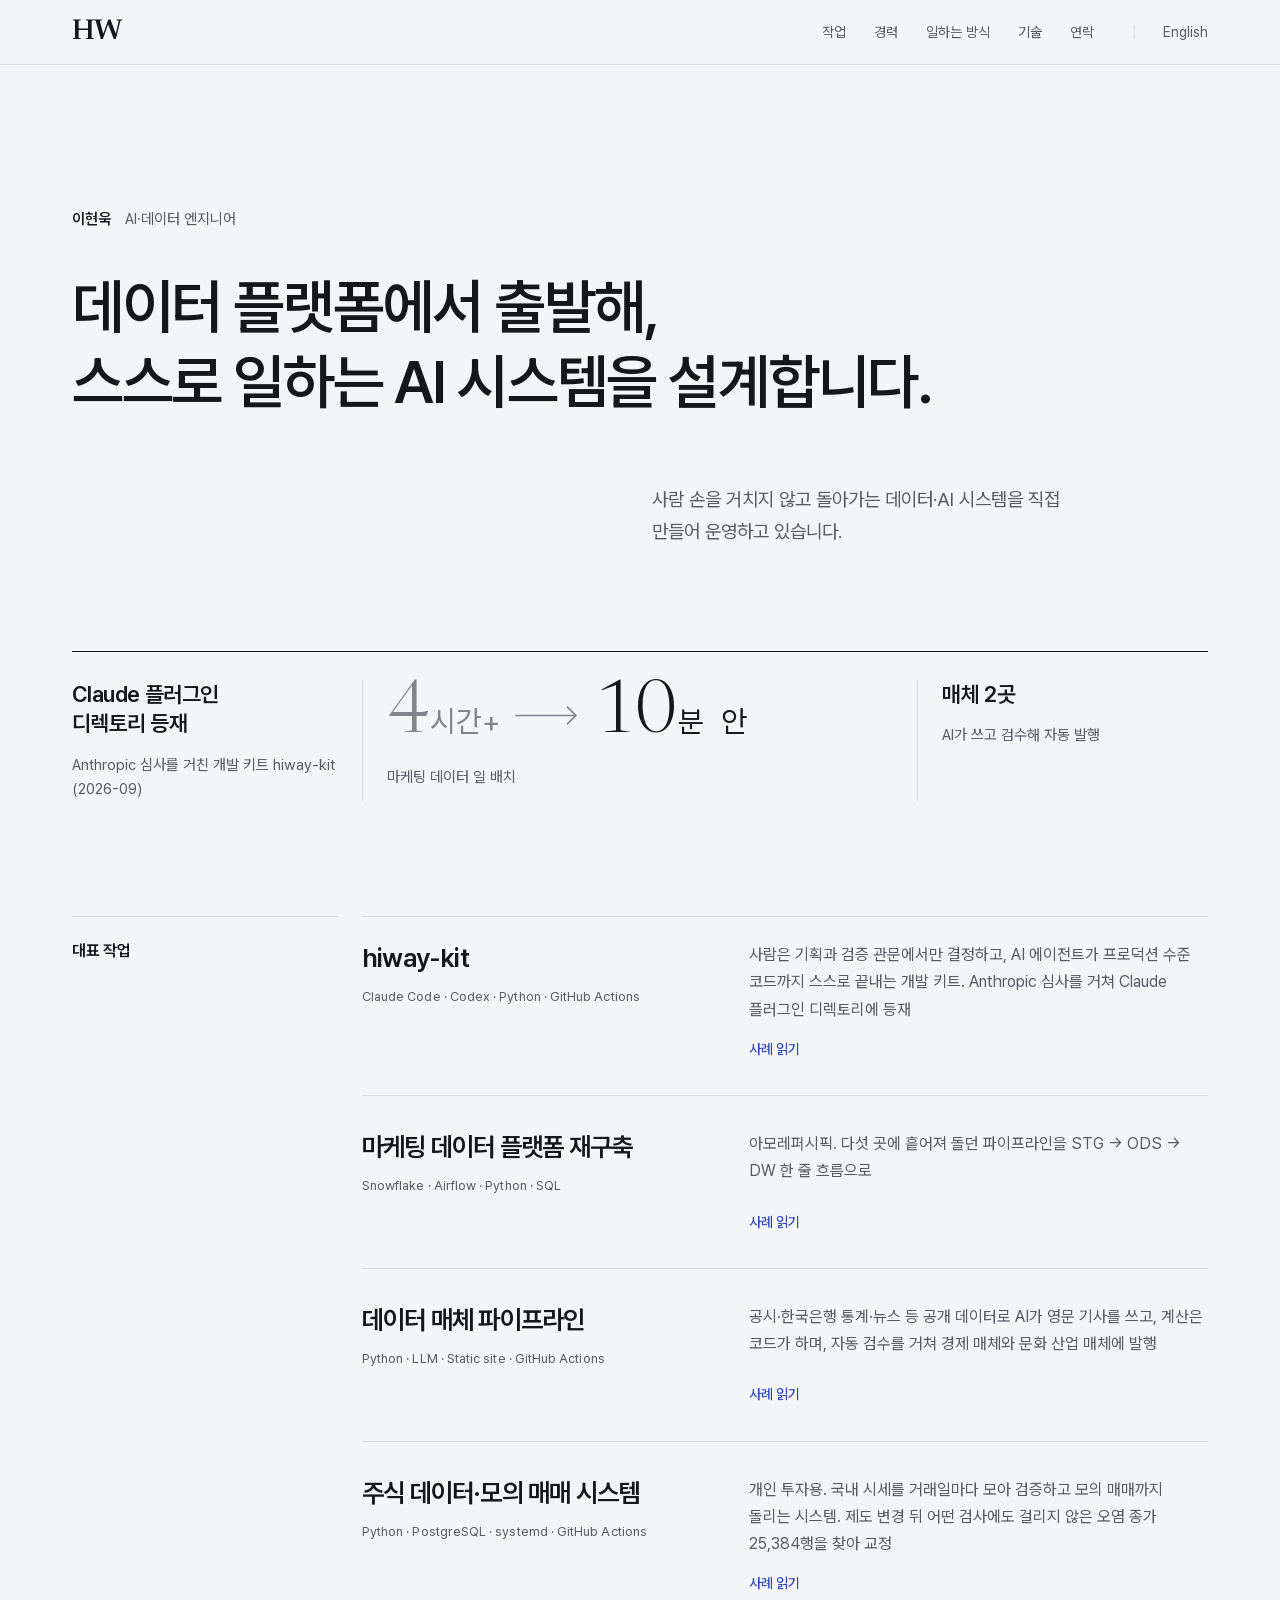
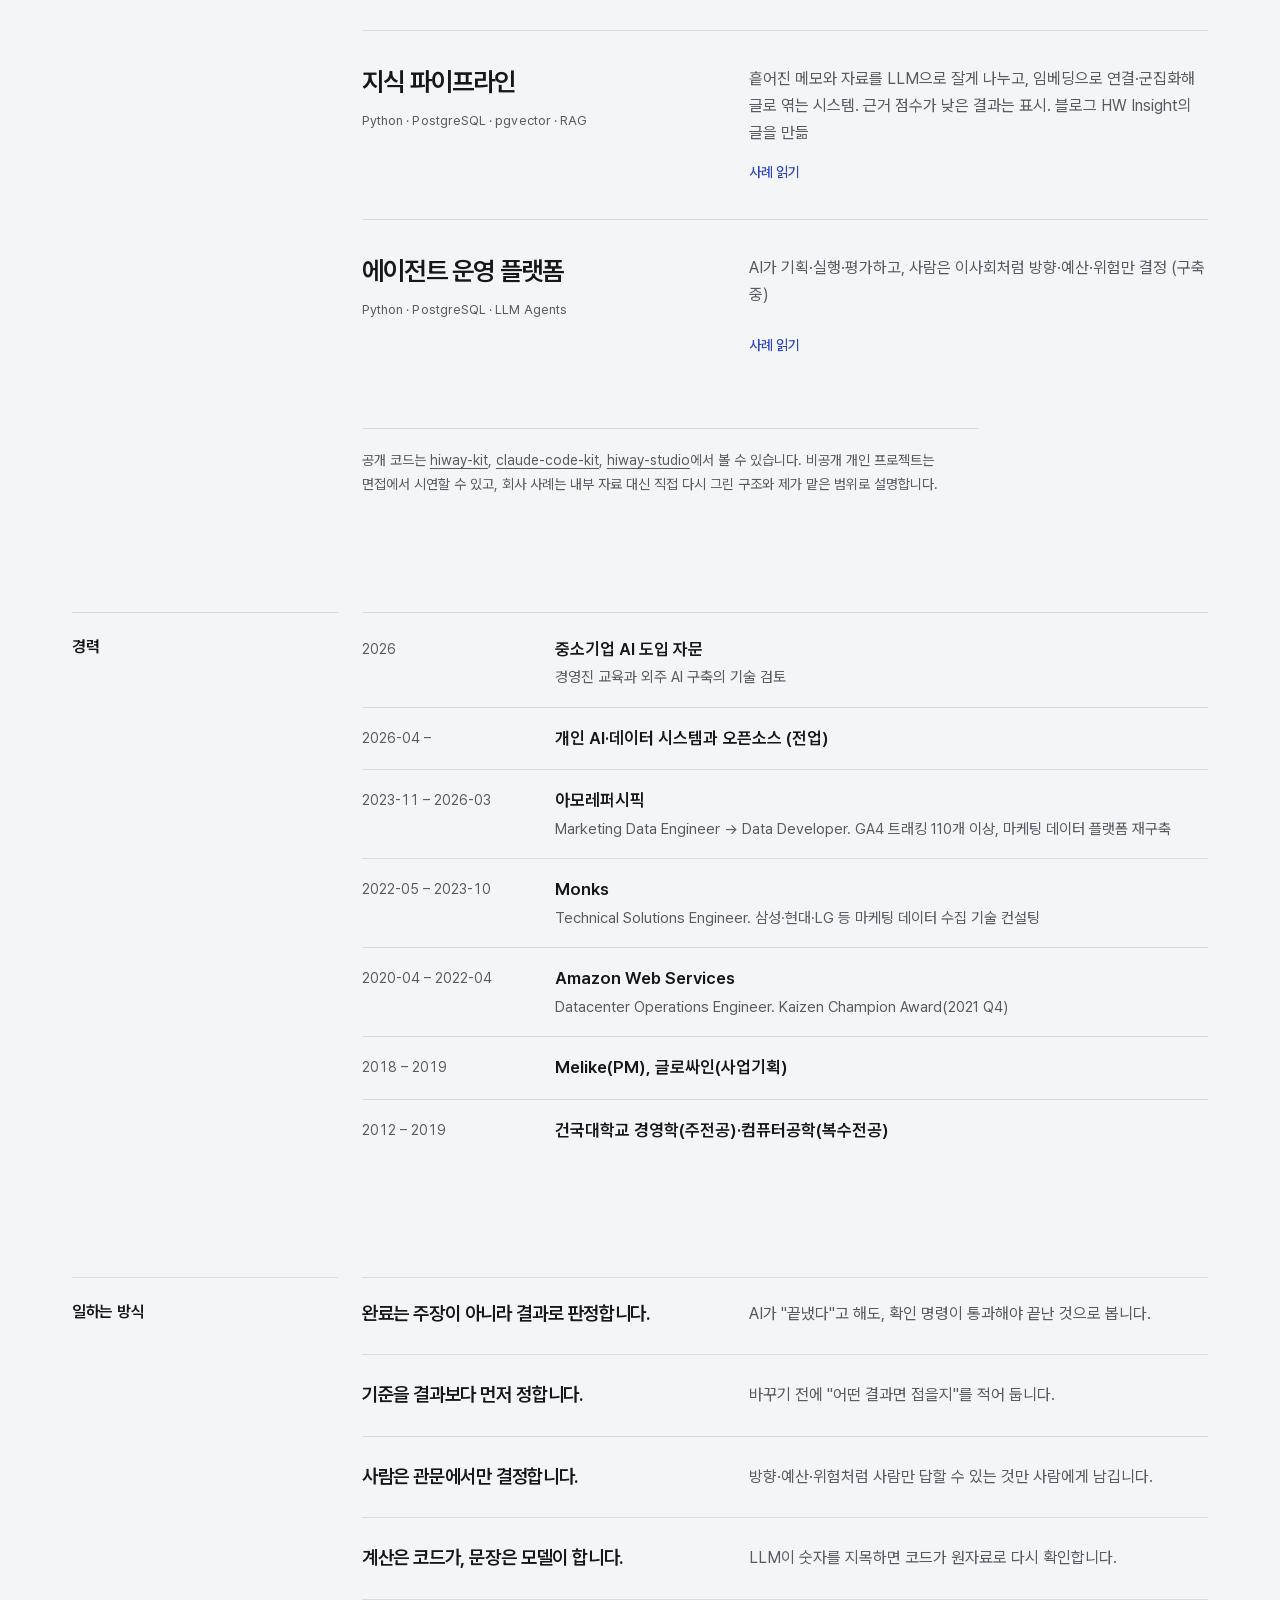
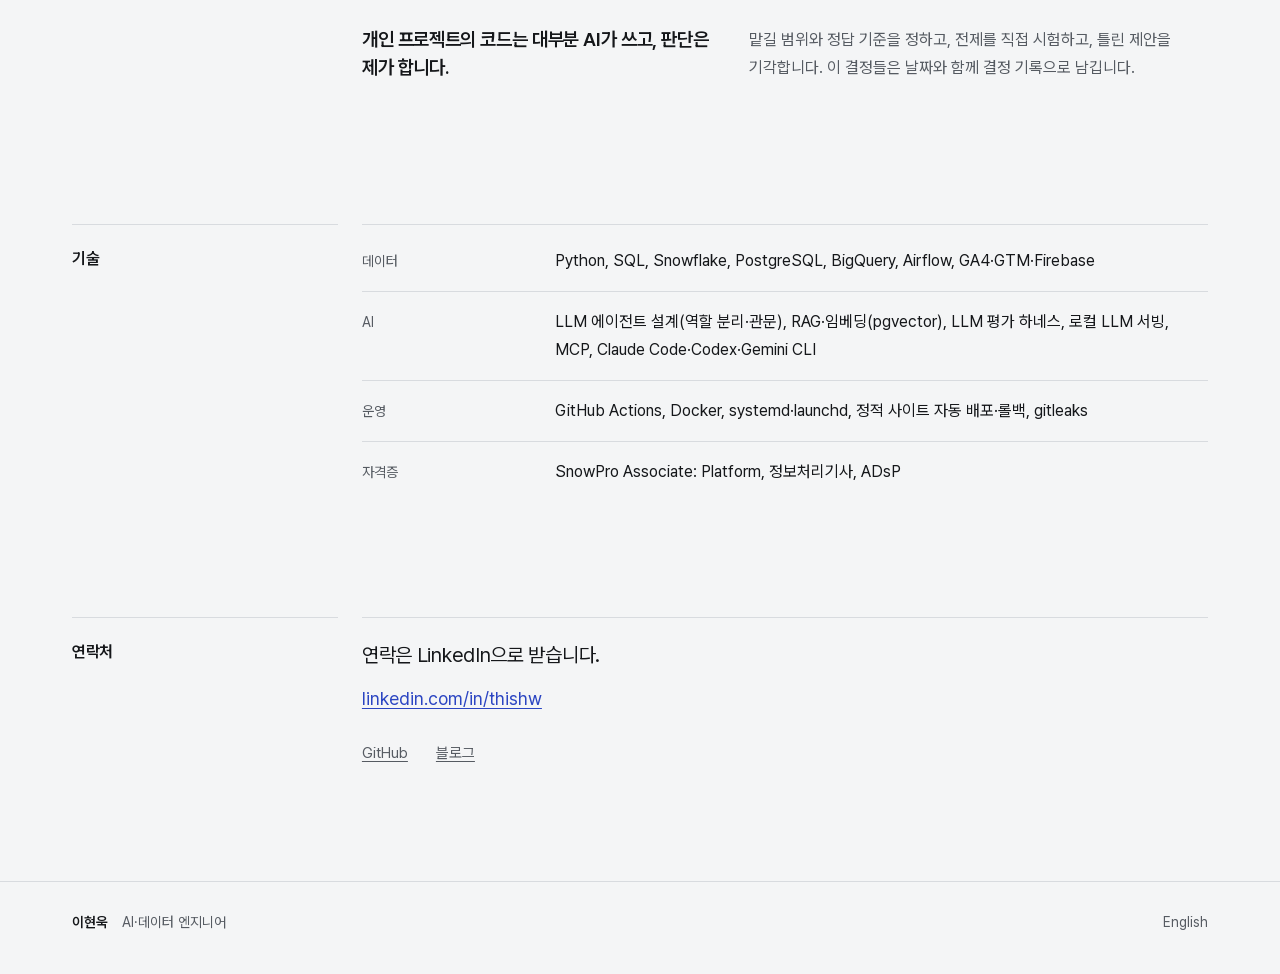
<file: index.html>
<!DOCTYPE html>
<html lang="ko">
<head>
<meta charset="utf-8">
<meta name="viewport" content="width=device-width, initial-scale=1">
<title>이현욱 | AI·데이터 엔지니어</title>
<meta name="description" content="데이터 플랫폼에서 출발해, 스스로 일하는 AI 시스템을 설계합니다. 사람 손을 거치지 않고 돌아가는 데이터·AI 시스템을 직접 만들어 운영하고 있습니다.">
<meta name="color-scheme" content="light dark">
<meta name="theme-color" content="#f4f5f6" media="(prefers-color-scheme: light)">
<meta name="theme-color" content="#111315" media="(prefers-color-scheme: dark)">
<meta property="og:type" content="website">
<meta property="og:title" content="이현욱 | AI·데이터 엔지니어">
<meta property="og:description" content="데이터 플랫폼에서 출발해, 스스로 일하는 AI 시스템을 설계합니다. 사람 손을 거치지 않고 돌아가는 데이터·AI 시스템을 직접 만들어 운영하고 있습니다.">
<meta property="og:url" content="https://this-hw.github.io/">
<meta property="og:image" content="https://this-hw.github.io/og.png">
<meta property="og:image:width" content="1200">
<meta property="og:image:height" content="630">
<meta property="og:locale" content="ko_KR">
<meta name="twitter:card" content="summary_large_image">
<link rel="canonical" href="https://this-hw.github.io/">
<link rel="alternate" hreflang="ko" href="https://this-hw.github.io/">
<link rel="alternate" hreflang="en" href="https://this-hw.github.io/en/">
<link rel="alternate" hreflang="x-default" href="https://this-hw.github.io/">
<link rel="preload" href="assets/fonts/hwsans-var.woff2" as="font" type="font/woff2" crossorigin>
<link rel="preload" href="assets/fonts/newsreader-var.woff2" as="font" type="font/woff2" crossorigin>
<link rel="stylesheet" href="assets/css/site.css">
<script src="assets/js/site.js" defer></script>
</head>
<body class="p-home">
<a class="skip" href="#main">본문으로 건너뛰기</a>
<header class="mast">
  <div class="wrap mast-in">
    <a class="mast-name" href="./" aria-label="이현욱 — 홈">HW</a>
    <nav class="mast-nav" aria-label="대표 작업"><ul><li><a href="#work">작업</a></li><li><a href="#career">경력</a></li><li><a href="#principles">일하는 방식</a></li><li><a href="#stack">기술</a></li><li><a href="#contact">연락</a></li></ul></nav>
    <a class="lang" href="en/" hreflang="en" lang="en" aria-label="영어로 보기">English</a>
  </div>
</header>
<main id="main">

<section class="hero wrap">
  <p class="hero-id"><span class="hero-name">이현욱</span><span class="hero-role">AI·데이터 엔지니어</span></p>
  <h1 class="hero-h"><span class="ln">데이터 플랫폼에서 출발해,</span> <span class="ln">스스로 일하는 AI 시스템을 설계합니다.</span></h1>
  <p class="hero-sub">사람 손을 거치지 않고 돌아가는 데이터·AI 시스템을 직접 만들어 운영하고 있습니다.</p>
</section>
<section class="metrics wrap" aria-label="대표 작업">
  <ul class="m-list"><li class="m m-1"><p class="m-lead">Claude 플러그인 디렉토리 등재</p><p class="m-rest">Anthropic 심사를 거친 개발 키트 <span class="nw">hiway-kit</span> (<span class="nw">2026-09</span>)</p></li><li class="m m-2"><p class="m-fig"><span class="fig-b">4<span class="u">시간+</span></span><span class="fig-arrow" aria-hidden="true"></span><span class="vh">→</span><span class="fig-a">10<span class="u">분</span> <span class="u">안</span></span></p><p class="m-rest">마케팅 데이터 일 배치</p></li><li class="m m-3"><p class="m-lead">매체 2곳</p><p class="m-rest">AI가 쓰고 검수해 자동 발행</p></li></ul>
</section>
<section class="sec wrap" id="work" data-reveal>
  <h2 class="sec-h">대표 작업</h2>
  <div class="sec-b">
    <ul class="cases"><li><a class="case" href="work/hiway-kit/"><div class="case-h"><h3 class="case-t">hiway-kit</h3><p class="tags" lang="en">Claude Code · Codex · Python · GitHub Actions</p></div><p class="case-l">사람은 기획과 검증 관문에서만 결정하고, AI 에이전트가 프로덕션 수준 코드까지 스스로 끝내는 개발 키트. Anthropic 심사를 거쳐 Claude 플러그인 디렉토리에 등재</p><span class="case-more">사례 읽기</span></a></li><li><a class="case" href="work/mdp/"><div class="case-h"><h3 class="case-t">마케팅 데이터 플랫폼 재구축</h3><p class="tags" lang="en">Snowflake · Airflow · Python · SQL</p></div><p class="case-l">아모레퍼시픽. 다섯 곳에 흩어져 돌던 파이프라인을 STG → ODS → DW 한 줄 흐름으로</p><span class="case-more">사례 읽기</span></a></li><li><a class="case" href="work/syndicator/"><div class="case-h"><h3 class="case-t">데이터 매체 파이프라인</h3><p class="tags" lang="en">Python · LLM · Static site · GitHub Actions</p></div><p class="case-l">공시·한국은행 통계·뉴스 등 공개 데이터로 AI가 영문 기사를 쓰고, 계산은 코드가 하며, 자동 검수를 거쳐 경제 매체와 문화 산업 매체에 발행</p><span class="case-more">사례 읽기</span></a></li><li><a class="case" href="work/market-data/"><div class="case-h"><h3 class="case-t">주식 데이터·모의 매매 시스템</h3><p class="tags" lang="en">Python · PostgreSQL · systemd · GitHub Actions</p></div><p class="case-l">개인 투자용. 국내 시세를 거래일마다 모아 검증하고 모의 매매까지 돌리는 시스템. 제도 변경 뒤 어떤 검사에도 걸리지 않은 오염 종가 25,384행을 찾아 교정</p><span class="case-more">사례 읽기</span></a></li><li><a class="case" href="work/knowledge-pipeline/"><div class="case-h"><h3 class="case-t">지식 파이프라인</h3><p class="tags" lang="en">Python · PostgreSQL · pgvector · RAG</p></div><p class="case-l">흩어진 메모와 자료를 LLM으로 잘게 나누고, 임베딩으로 연결·군집화해 글로 엮는 시스템. 근거 점수가 낮은 결과는 표시. 블로그 HW Insight의 글을 만듦</p><span class="case-more">사례 읽기</span></a></li><li><a class="case" href="work/olympus/"><div class="case-h"><h3 class="case-t">에이전트 운영 플랫폼</h3><p class="tags" lang="en">Python · PostgreSQL · LLM Agents</p></div><p class="case-l">AI가 기획·실행·평가하고, 사람은 이사회처럼 방향·예산·위험만 결정 (구축 중)</p><span class="case-more">사례 읽기</span></a></li></ul>
    <p class="note">공개 코드는 <a href="https://github.com/This-HW/hiway-kit"><span class="nw">hiway-kit</span></a>, <a href="https://github.com/This-HW/claude-code-kit"><span class="nw">claude-code-kit</span></a>, <a href="https://github.com/This-HW/hiway-studio"><span class="nw">hiway-studio</span></a>에서 볼 수 있습니다. 비공개 개인 프로젝트는 면접에서 시연할 수 있고, 회사 사례는 내부 자료 대신 직접 다시 그린 구조와 제가 맡은 범위로 설명합니다.</p>
  </div>
</section>
<section class="sec wrap" id="career" data-reveal>
  <h2 class="sec-h">경력</h2>
  <div class="sec-b"><dl class="career"><div class="cr"><dt>2026</dt><dd><strong>중소기업 AI 도입 자문</strong><span>경영진 교육과 외주 AI 구축의 기술 검토</span></dd></div><div class="cr"><dt>2026-04 –</dt><dd><strong>개인 AI·데이터 시스템과 오픈소스 (전업)</strong></dd></div><div class="cr"><dt>2023-11 – 2026-03</dt><dd><strong>아모레퍼시픽</strong><span>Marketing Data Engineer → Data Developer. GA4 트래킹 110개 이상, 마케팅 데이터 플랫폼 재구축</span></dd></div><div class="cr"><dt>2022-05 – 2023-10</dt><dd><strong>Monks</strong><span>Technical Solutions Engineer. 삼성·현대·LG 등 마케팅 데이터 수집 기술 컨설팅</span></dd></div><div class="cr"><dt>2020-04 – 2022-04</dt><dd><strong>Amazon Web Services</strong><span>Datacenter Operations Engineer. Kaizen Champion Award(2021 Q4)</span></dd></div><div class="cr"><dt>2018 – 2019</dt><dd><strong>Melike(PM), 글로싸인(사업기획)</strong></dd></div><div class="cr"><dt>2012 – 2019</dt><dd><strong>건국대학교 경영학(주전공)·컴퓨터공학(복수전공)</strong></dd></div></dl></div>
</section>
<section class="sec wrap" id="principles" data-reveal>
  <h2 class="sec-h">일하는 방식</h2>
  <div class="sec-b"><ul class="principles"><li><p class="pr-lead">완료는 주장이 아니라 결과로 판정합니다.</p><p class="pr-body">AI가 &quot;끝냈다&quot;고 해도, 확인 명령이 통과해야 끝난 것으로 봅니다.</p></li><li><p class="pr-lead">기준을 결과보다 먼저 정합니다.</p><p class="pr-body">바꾸기 전에 &quot;어떤 결과면 접을지&quot;를 적어 둡니다.</p></li><li><p class="pr-lead">사람은 관문에서만 결정합니다.</p><p class="pr-body">방향·예산·위험처럼 사람만 답할 수 있는 것만 사람에게 남깁니다.</p></li><li><p class="pr-lead">계산은 코드가, 문장은 모델이 합니다.</p><p class="pr-body">LLM이 숫자를 지목하면 코드가 원자료로 다시 확인합니다.</p></li><li><p class="pr-lead">개인 프로젝트의 코드는 대부분 AI가 쓰고, 판단은 제가 합니다.</p><p class="pr-body">맡길 범위와 정답 기준을 정하고, 전제를 직접 시험하고, 틀린 제안을 기각합니다. 이 결정들은 날짜와 함께 결정 기록으로 남깁니다.</p></li></ul></div>
</section>
<section class="sec wrap" id="stack" data-reveal>
  <h2 class="sec-h">기술</h2>
  <div class="sec-b"><dl class="stack"><div class="st"><dt>데이터</dt><dd>Python, SQL, Snowflake, PostgreSQL, BigQuery, Airflow, GA4·GTM·Firebase</dd></div><div class="st"><dt>AI</dt><dd>LLM 에이전트 설계(역할 분리·관문), RAG·임베딩(pgvector), LLM 평가 하네스, 로컬 LLM 서빙, MCP, Claude Code·Codex·Gemini CLI</dd></div><div class="st"><dt>운영</dt><dd>GitHub Actions, Docker, systemd·launchd, 정적 사이트 자동 배포·롤백, gitleaks</dd></div><div class="st"><dt>자격증</dt><dd>SnowPro Associate: Platform, 정보처리기사, ADsP</dd></div></dl></div>
</section>
<section class="sec wrap" id="contact" data-reveal>
  <h2 class="sec-h">연락처</h2>
  <div class="sec-b">
    <p class="contact-line">연락은 LinkedIn으로 받습니다.</p>
    <p class="contact-main"><a href="https://www.linkedin.com/in/thishw">linkedin.com/in/thishw</a></p>
    <ul class="contact-more">
      <li><a href="https://github.com/This-HW">GitHub</a></li>
      <li><a href="https://insight.thishw.com">블로그</a></li>
    </ul>
  </div>
</section>

</main>
<footer class="foot">
  <div class="wrap foot-in">
    <p class="foot-name">이현욱<span>AI·데이터 엔지니어</span></p>
    <a class="lang" href="en/" hreflang="en" lang="en" aria-label="영어로 보기">English</a>
  </div>
</footer>
</body>
</html>
</file>
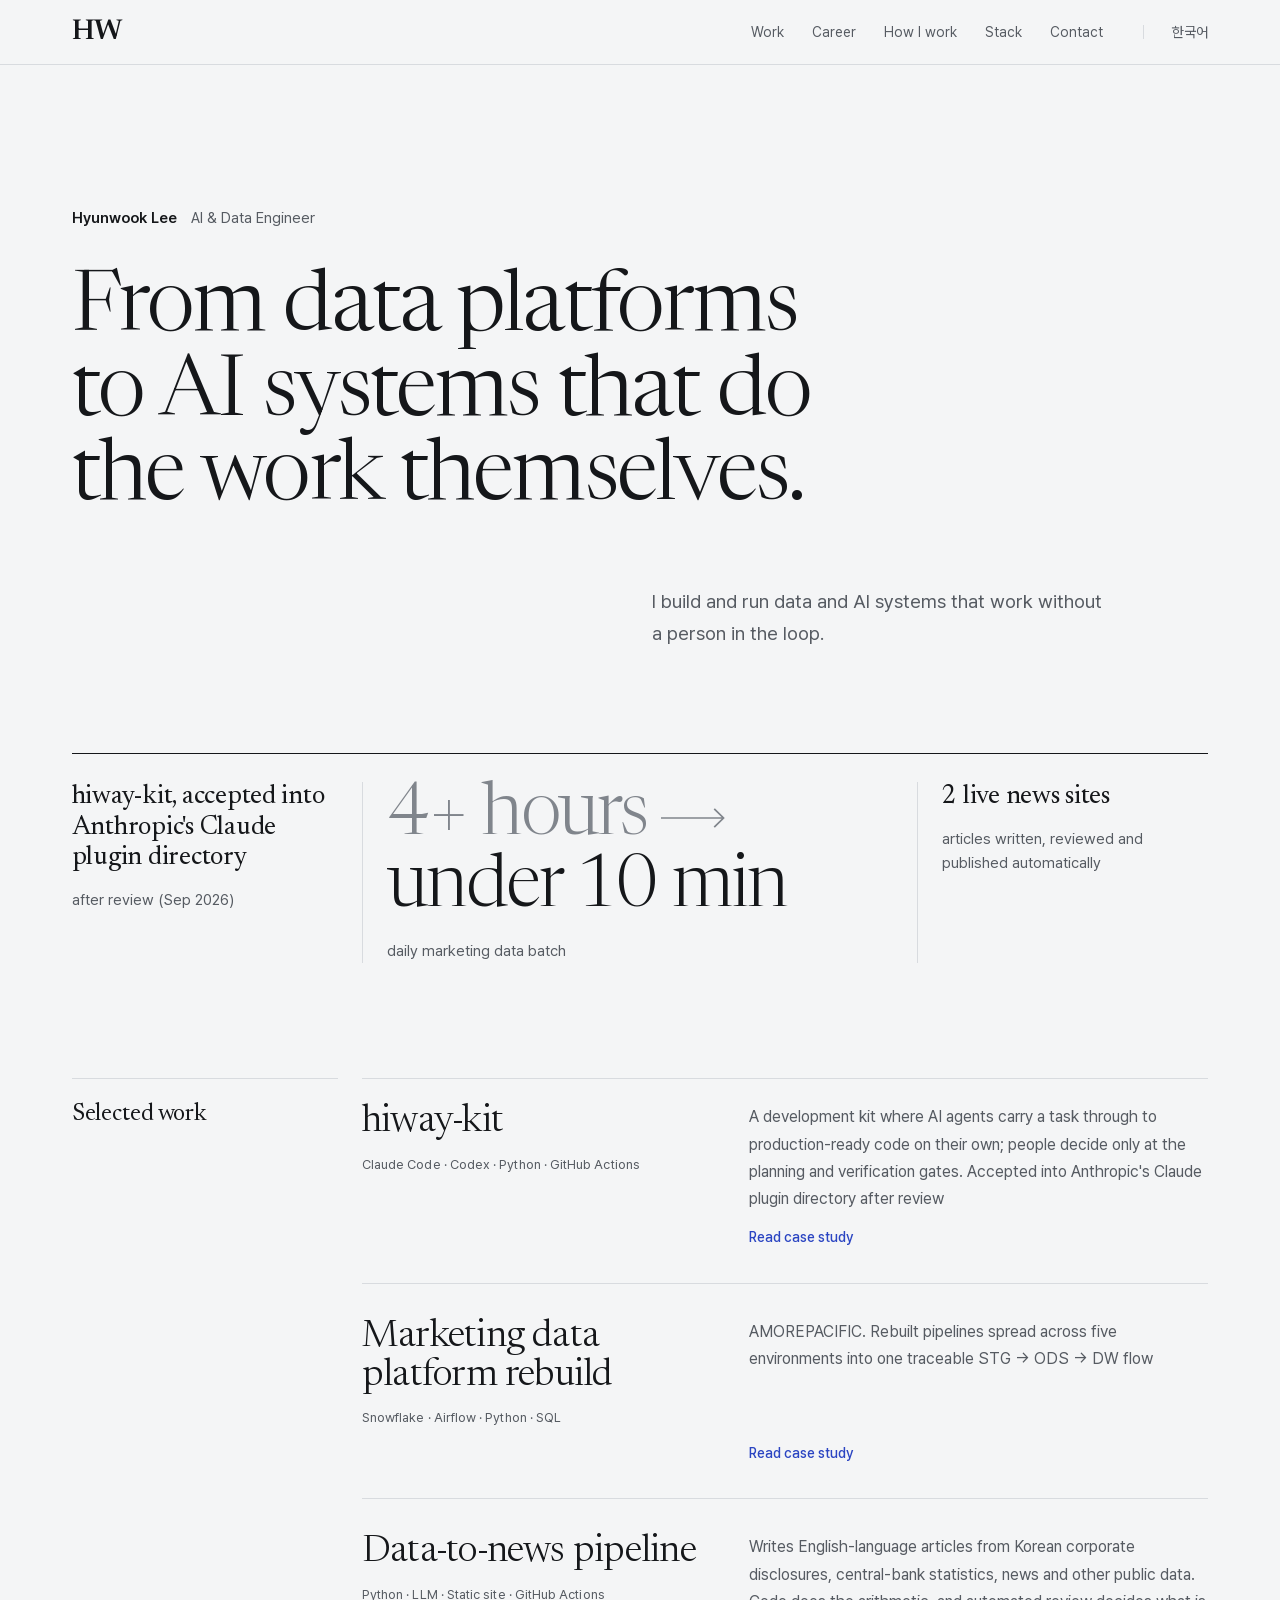
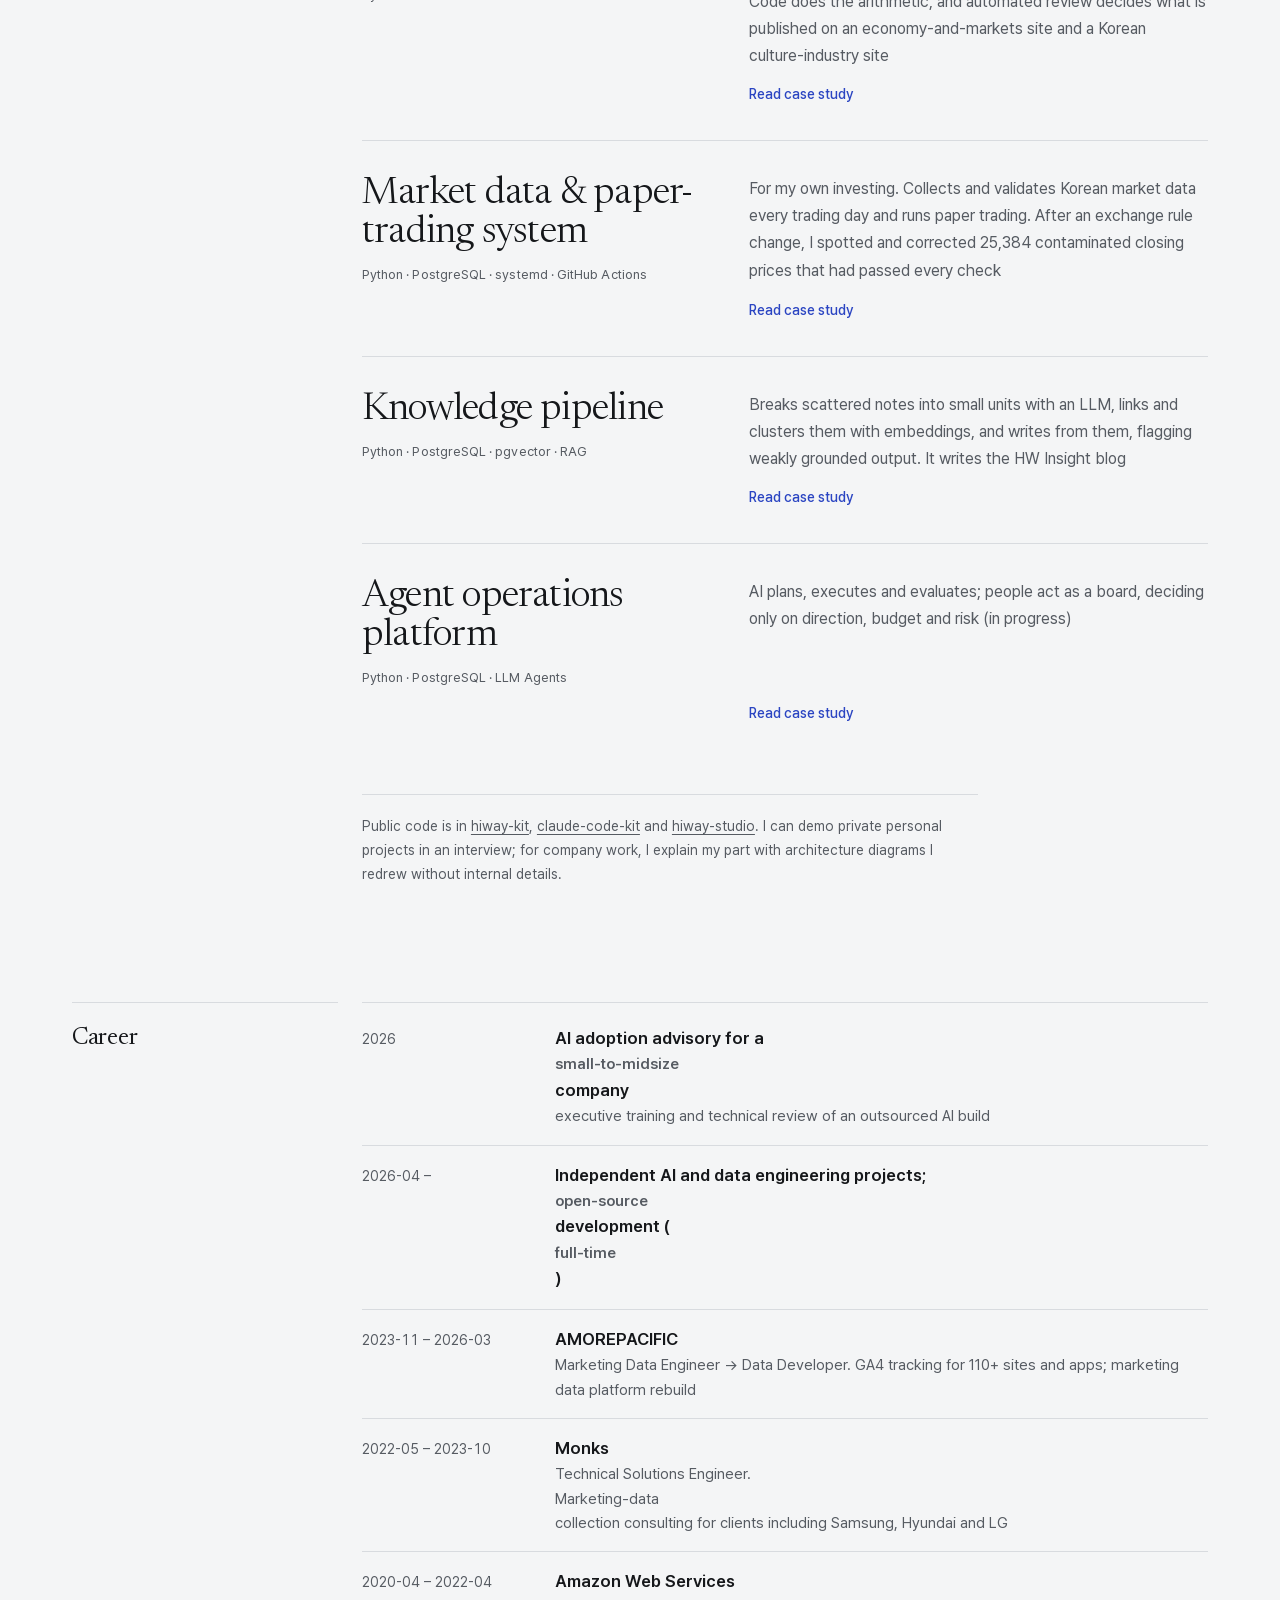
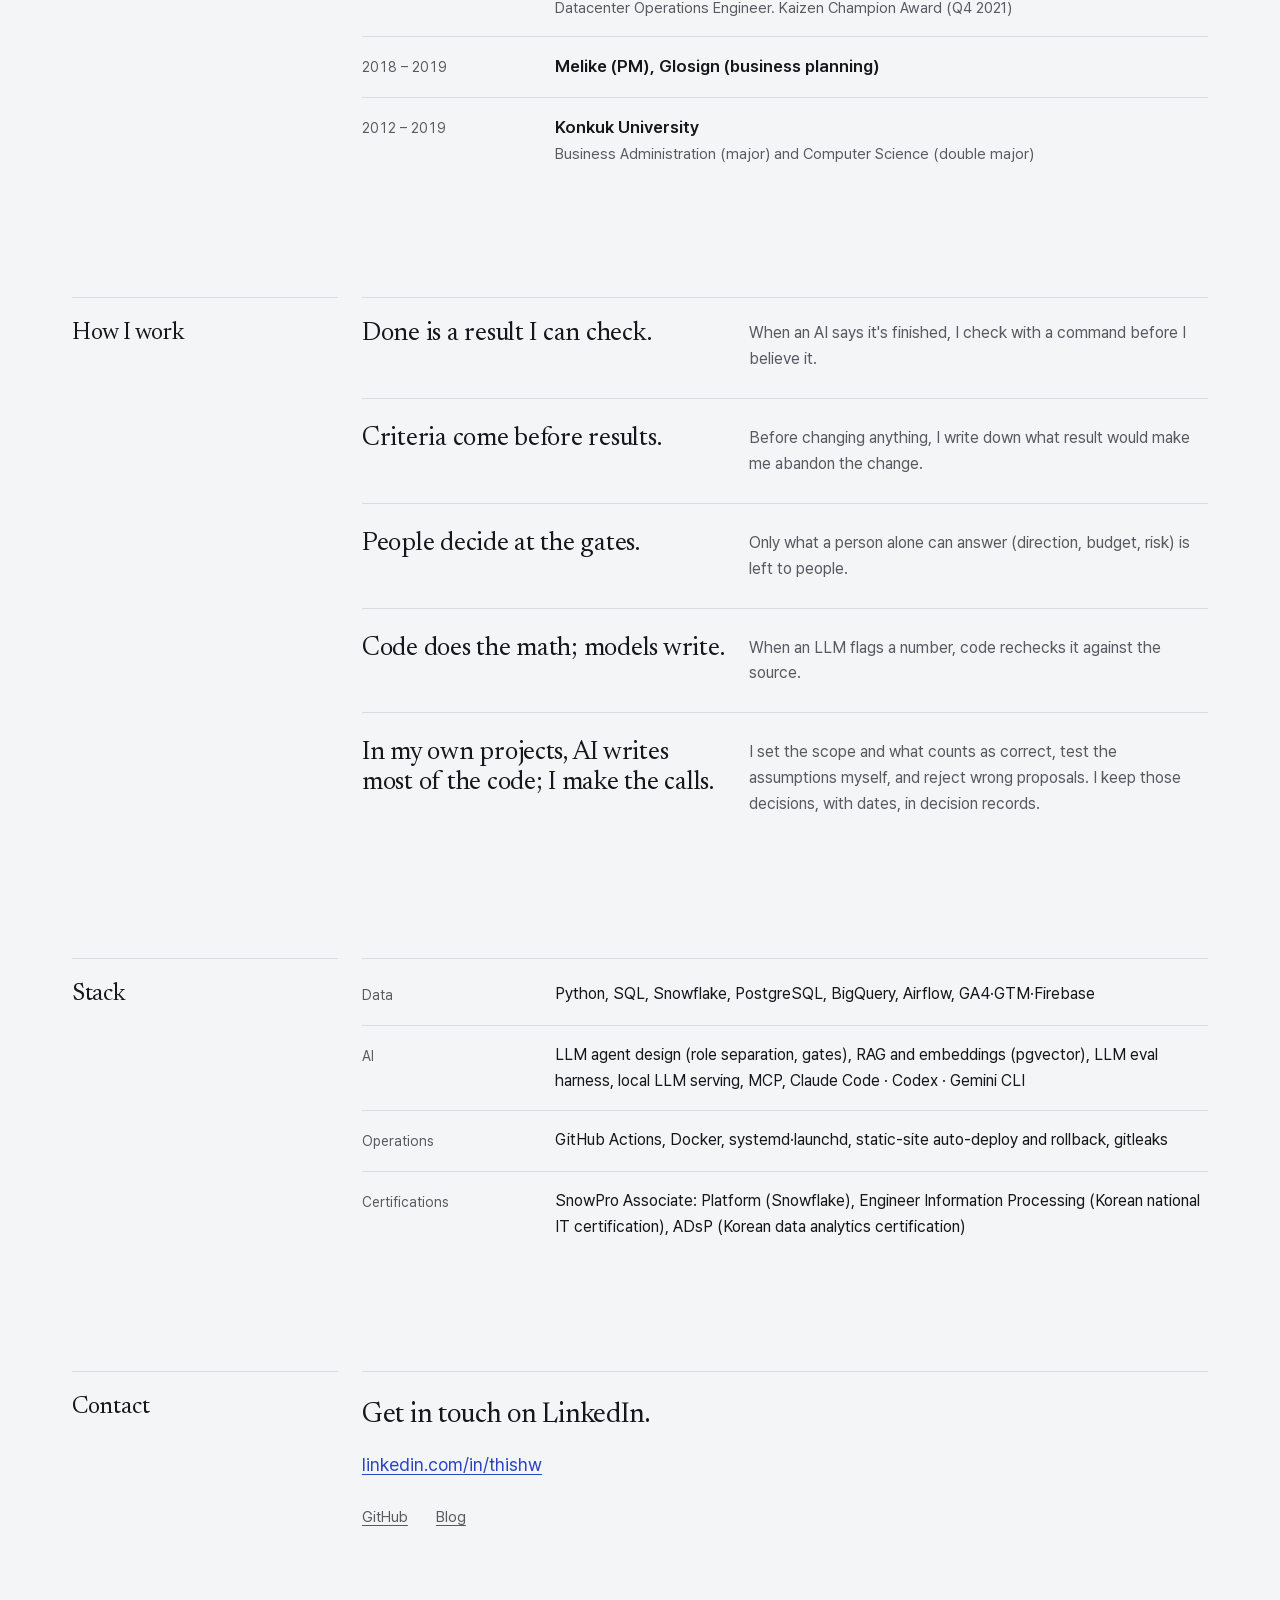
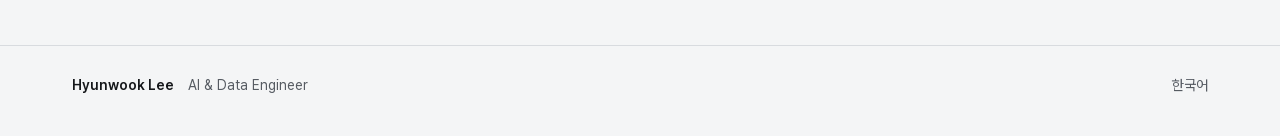
<file: en/index.html>
<!DOCTYPE html>
<html lang="en">
<head>
<meta charset="utf-8">
<meta name="viewport" content="width=device-width, initial-scale=1">
<title>Hyunwook Lee | AI &amp; Data Engineer</title>
<meta name="description" content="From data platforms to AI systems that do the work themselves. I build and run data and AI systems that work without a person in the loop.">
<meta name="color-scheme" content="light dark">
<meta name="theme-color" content="#f4f5f6" media="(prefers-color-scheme: light)">
<meta name="theme-color" content="#111315" media="(prefers-color-scheme: dark)">
<meta property="og:type" content="website">
<meta property="og:title" content="Hyunwook Lee | AI &amp; Data Engineer">
<meta property="og:description" content="From data platforms to AI systems that do the work themselves. I build and run data and AI systems that work without a person in the loop.">
<meta property="og:url" content="https://this-hw.github.io/en/">
<meta property="og:image" content="https://this-hw.github.io/og-en.png">
<meta property="og:image:width" content="1200">
<meta property="og:image:height" content="630">
<meta property="og:locale" content="en_US">
<meta name="twitter:card" content="summary_large_image">
<link rel="canonical" href="https://this-hw.github.io/en/">
<link rel="alternate" hreflang="ko" href="https://this-hw.github.io/">
<link rel="alternate" hreflang="en" href="https://this-hw.github.io/en/">
<link rel="alternate" hreflang="x-default" href="https://this-hw.github.io/">
<link rel="preload" href="../assets/fonts/hwsans-var.woff2" as="font" type="font/woff2" crossorigin>
<link rel="preload" href="../assets/fonts/newsreader-var.woff2" as="font" type="font/woff2" crossorigin>
<link rel="stylesheet" href="../assets/css/site.css">
<script src="../assets/js/site.js" defer></script>
</head>
<body class="p-home">
<a class="skip" href="#main">Skip to content</a>
<header class="mast">
  <div class="wrap mast-in">
    <a class="mast-name" href="../en/" aria-label="Hyunwook Lee — Home">HW</a>
    <nav class="mast-nav" aria-label="Selected work"><ul><li><a href="#work">Work</a></li><li><a href="#career">Career</a></li><li><a href="#principles">How I work</a></li><li><a href="#stack">Stack</a></li><li><a href="#contact">Contact</a></li></ul></nav>
    <a class="lang" href="../" hreflang="ko" lang="ko" aria-label="View in Korean">한국어</a>
  </div>
</header>
<main id="main">

<section class="hero wrap">
  <p class="hero-id"><span class="hero-name">Hyunwook Lee</span><span class="hero-role">AI &amp; Data Engineer</span></p>
  <h1 class="hero-h">From data platforms to AI systems that do the work themselves.</h1>
  <p class="hero-sub">I build and run data and AI systems that work without a person in the loop.</p>
</section>
<section class="metrics wrap" aria-label="Selected work">
  <ul class="m-list"><li class="m m-1"><p class="m-lead"><span class="nw">hiway-kit</span>, accepted into Anthropic&#x27;s Claude plugin directory</p><p class="m-rest">after review (Sep 2026)</p></li><li class="m m-2"><p class="m-fig"><span class="fig-b">4+ hours</span><span class="fig-arrow" aria-hidden="true"></span><span class="vh">→</span><span class="fig-a">under 10 min</span></p><p class="m-rest">daily marketing data batch</p></li><li class="m m-3"><p class="m-lead">2 live news sites</p><p class="m-rest">articles written, reviewed and published automatically</p></li></ul>
</section>
<section class="sec wrap" id="work" data-reveal>
  <h2 class="sec-h">Selected work</h2>
  <div class="sec-b">
    <ul class="cases"><li><a class="case" href="work/hiway-kit/"><div class="case-h"><h3 class="case-t">hiway-kit</h3><p class="tags" lang="en">Claude Code · Codex · Python · GitHub Actions</p></div><p class="case-l">A development kit where AI agents carry a task through to <span class="nw">production-ready</span> code on their own; people decide only at the planning and verification gates. Accepted into Anthropic&#x27;s Claude plugin directory after review</p><span class="case-more">Read case study</span></a></li><li><a class="case" href="work/mdp/"><div class="case-h"><h3 class="case-t">Marketing data platform rebuild</h3><p class="tags" lang="en">Snowflake · Airflow · Python · SQL</p></div><p class="case-l">AMOREPACIFIC. Rebuilt pipelines spread across five environments into one traceable STG → ODS → DW flow</p><span class="case-more">Read case study</span></a></li><li><a class="case" href="work/syndicator/"><div class="case-h"><h3 class="case-t">Data-to-news pipeline</h3><p class="tags" lang="en">Python · LLM · Static site · GitHub Actions</p></div><p class="case-l">Writes <span class="nw">English-language</span> articles from Korean corporate disclosures, <span class="nw">central-bank</span> statistics, news and other public data. Code does the arithmetic, and automated review decides what is published on an <span class="nw">economy-and-markets</span> site and a Korean <span class="nw">culture-industry</span> site</p><span class="case-more">Read case study</span></a></li><li><a class="case" href="work/market-data/"><div class="case-h"><h3 class="case-t">Market data &amp; paper-trading system</h3><p class="tags" lang="en">Python · PostgreSQL · systemd · GitHub Actions</p></div><p class="case-l">For my own investing. Collects and validates Korean market data every trading day and runs paper trading. After an exchange rule change, I spotted and corrected 25,384 contaminated closing prices that had passed every check</p><span class="case-more">Read case study</span></a></li><li><a class="case" href="work/knowledge-pipeline/"><div class="case-h"><h3 class="case-t">Knowledge pipeline</h3><p class="tags" lang="en">Python · PostgreSQL · pgvector · RAG</p></div><p class="case-l">Breaks scattered notes into small units with an LLM, links and clusters them with embeddings, and writes from them, flagging weakly grounded output. It writes the HW Insight blog</p><span class="case-more">Read case study</span></a></li><li><a class="case" href="work/olympus/"><div class="case-h"><h3 class="case-t">Agent operations platform</h3><p class="tags" lang="en">Python · PostgreSQL · LLM Agents</p></div><p class="case-l">AI plans, executes and evaluates; people act as a board, deciding only on direction, budget and risk (in progress)</p><span class="case-more">Read case study</span></a></li></ul>
    <p class="note">Public code is in <a href="https://github.com/This-HW/hiway-kit"><span class="nw">hiway-kit</span></a>, <a href="https://github.com/This-HW/claude-code-kit"><span class="nw">claude-code-kit</span></a> and <a href="https://github.com/This-HW/hiway-studio"><span class="nw">hiway-studio</span></a>. I can demo private personal projects in an interview; for company work, I explain my part with architecture diagrams I redrew without internal details.</p>
  </div>
</section>
<section class="sec wrap" id="career" data-reveal>
  <h2 class="sec-h">Career</h2>
  <div class="sec-b"><dl class="career"><div class="cr"><dt>2026</dt><dd><strong>AI adoption advisory for a <span class="nw">small-to-midsize</span> company</strong><span>executive training and technical review of an outsourced AI build</span></dd></div><div class="cr"><dt>2026-04 –</dt><dd><strong>Independent AI and data engineering projects; <span class="nw">open-source</span> development (<span class="nw">full-time</span>)</strong></dd></div><div class="cr"><dt>2023-11 – 2026-03</dt><dd><strong>AMOREPACIFIC</strong><span>Marketing Data Engineer → Data Developer. GA4 tracking for 110+ sites and apps; marketing data platform rebuild</span></dd></div><div class="cr"><dt>2022-05 – 2023-10</dt><dd><strong>Monks</strong><span>Technical Solutions Engineer. <span class="nw">Marketing-data</span> collection consulting for clients including Samsung, Hyundai and LG</span></dd></div><div class="cr"><dt>2020-04 – 2022-04</dt><dd><strong>Amazon Web Services</strong><span>Datacenter Operations Engineer. Kaizen Champion Award (Q4 2021)</span></dd></div><div class="cr"><dt>2018 – 2019</dt><dd><strong>Melike (PM), Glosign (business planning)</strong></dd></div><div class="cr"><dt>2012 – 2019</dt><dd><strong>Konkuk University</strong><span>Business Administration (major) and Computer Science (double major)</span></dd></div></dl></div>
</section>
<section class="sec wrap" id="principles" data-reveal>
  <h2 class="sec-h">How I work</h2>
  <div class="sec-b"><ul class="principles"><li><p class="pr-lead">Done is a result I can check.</p><p class="pr-body">When an AI says it&#x27;s finished, I check with a command before I believe it.</p></li><li><p class="pr-lead">Criteria come before results.</p><p class="pr-body">Before changing anything, I write down what result would make me abandon the change.</p></li><li><p class="pr-lead">People decide at the gates.</p><p class="pr-body">Only what a person alone can answer (direction, budget, risk) is left to people.</p></li><li><p class="pr-lead">Code does the math; models write.</p><p class="pr-body">When an LLM flags a number, code rechecks it against the source.</p></li><li><p class="pr-lead">In my own projects, AI writes most of the code; I make the calls.</p><p class="pr-body">I set the scope and what counts as correct, test the assumptions myself, and reject wrong proposals. I keep those decisions, with dates, in decision records.</p></li></ul></div>
</section>
<section class="sec wrap" id="stack" data-reveal>
  <h2 class="sec-h">Stack</h2>
  <div class="sec-b"><dl class="stack"><div class="st"><dt>Data</dt><dd>Python, SQL, Snowflake, PostgreSQL, BigQuery, Airflow, GA4·GTM·Firebase</dd></div><div class="st"><dt>AI</dt><dd>LLM agent design (role separation, gates), RAG and embeddings (pgvector), LLM eval harness, local LLM serving, MCP, Claude Code · Codex · Gemini CLI</dd></div><div class="st"><dt>Operations</dt><dd>GitHub Actions, Docker, systemd·launchd, <span class="nw">static-site</span> <span class="nw">auto-deploy</span> and rollback, gitleaks</dd></div><div class="st"><dt>Certifications</dt><dd>SnowPro Associate: Platform (Snowflake), Engineer Information Processing (Korean national IT certification), ADsP (Korean data analytics certification)</dd></div></dl></div>
</section>
<section class="sec wrap" id="contact" data-reveal>
  <h2 class="sec-h">Contact</h2>
  <div class="sec-b">
    <p class="contact-line">Get in touch on LinkedIn.</p>
    <p class="contact-main"><a href="https://www.linkedin.com/in/thishw">linkedin.com/in/thishw</a></p>
    <ul class="contact-more">
      <li><a href="https://github.com/This-HW">GitHub</a></li>
      <li><a href="https://insight.thishw.com">Blog</a></li>
    </ul>
  </div>
</section>

</main>
<footer class="foot">
  <div class="wrap foot-in">
    <p class="foot-name">Hyunwook Lee<span>AI &amp; Data Engineer</span></p>
    <a class="lang" href="../" hreflang="ko" lang="ko" aria-label="View in Korean">한국어</a>
  </div>
</footer>
</body>
</html>
</file>
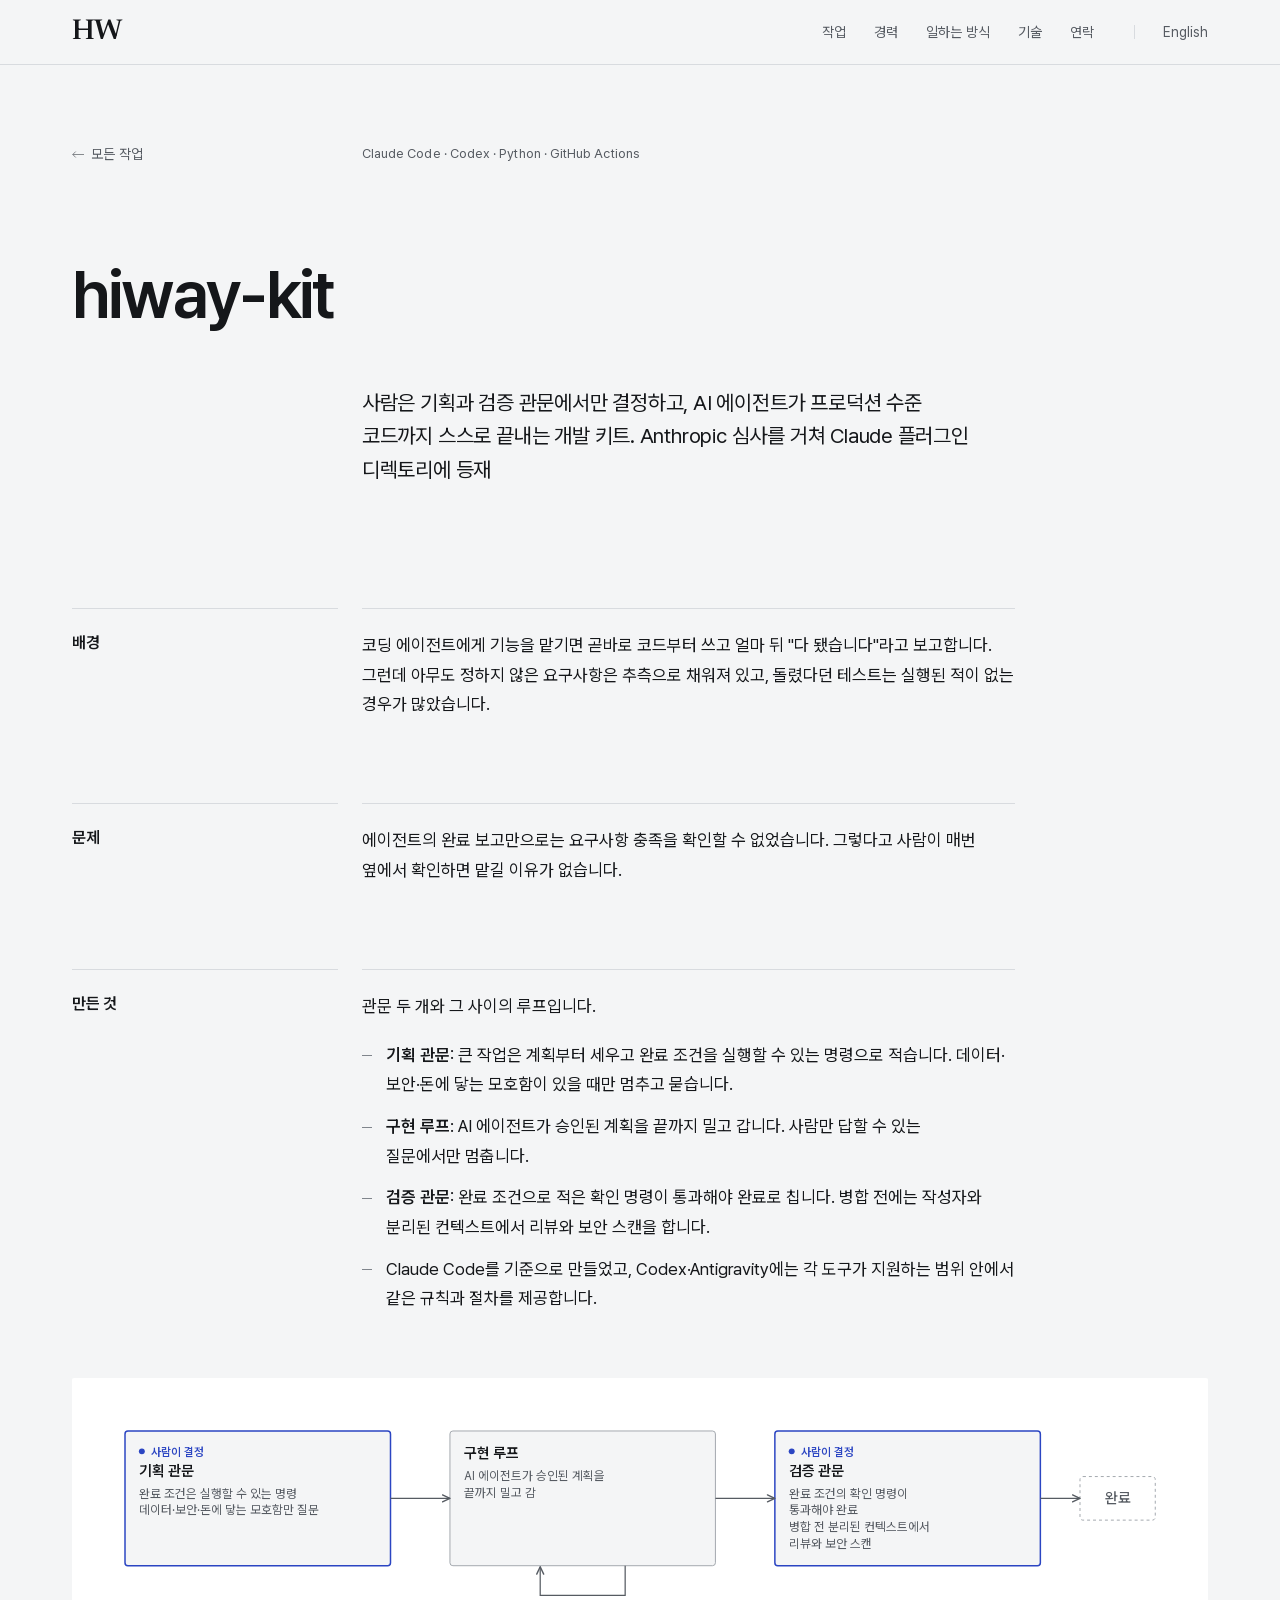
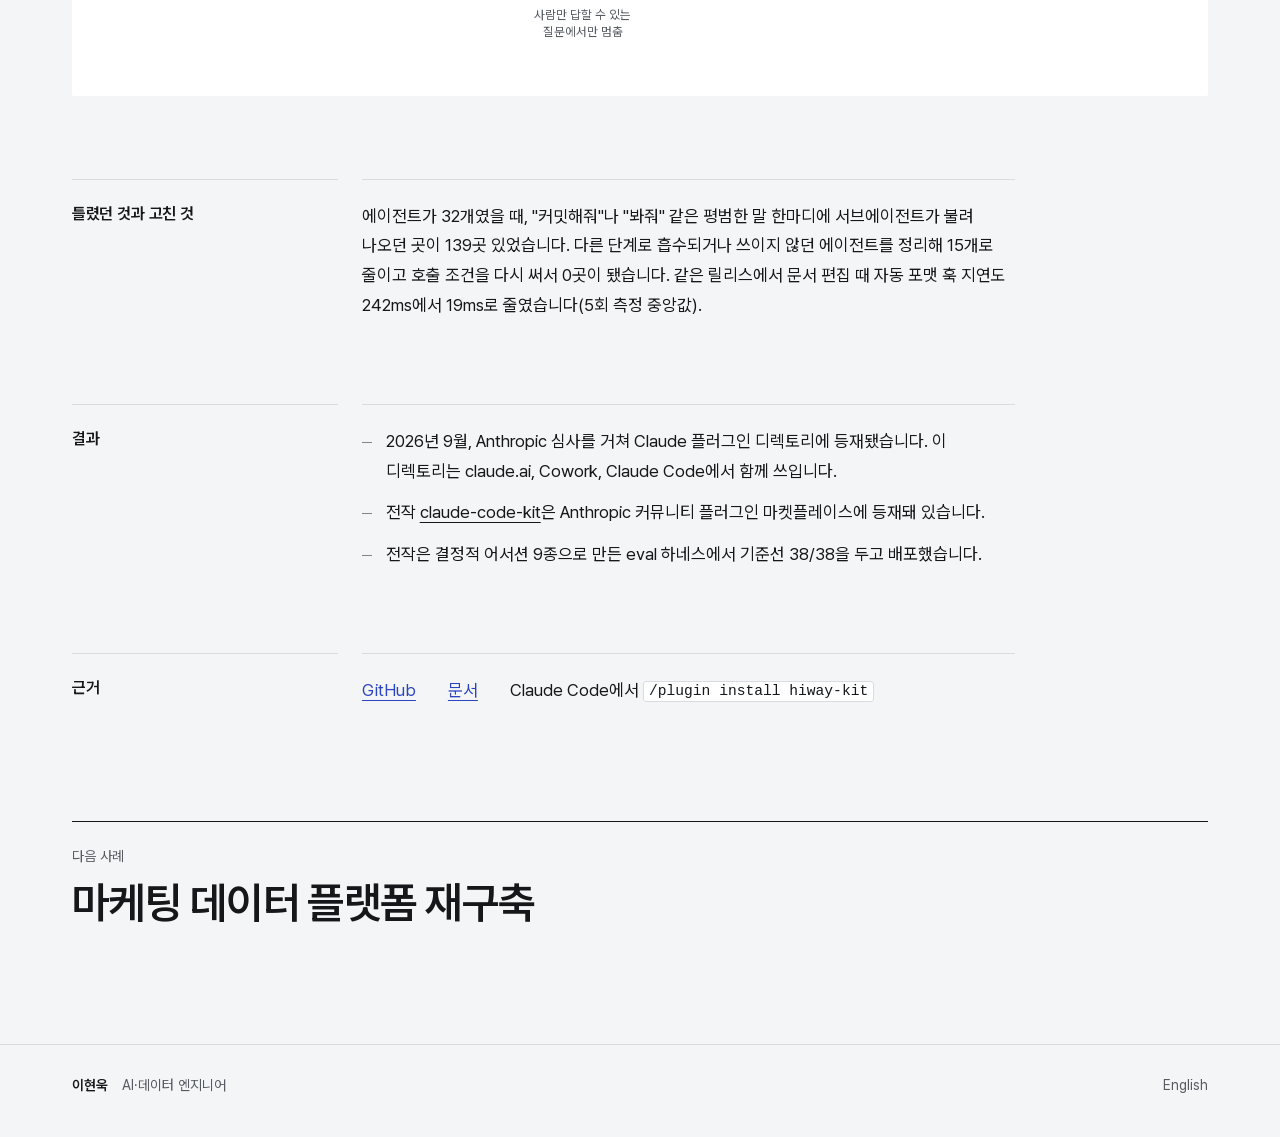
<file: work/hiway-kit/index.html>
<!DOCTYPE html>
<html lang="ko">
<head>
<meta charset="utf-8">
<meta name="viewport" content="width=device-width, initial-scale=1">
<title>hiway-kit | 이현욱</title>
<meta name="description" content="사람은 기획과 검증 관문에서만 결정하고, AI 에이전트가 프로덕션 수준 코드까지 스스로 끝내는 개발 키트. Anthropic 심사를 거쳐 Claude 플러그인 디렉토리에 등재">
<meta name="color-scheme" content="light dark">
<meta name="theme-color" content="#f4f5f6" media="(prefers-color-scheme: light)">
<meta name="theme-color" content="#111315" media="(prefers-color-scheme: dark)">
<meta property="og:type" content="article">
<meta property="og:title" content="hiway-kit | 이현욱">
<meta property="og:description" content="사람은 기획과 검증 관문에서만 결정하고, AI 에이전트가 프로덕션 수준 코드까지 스스로 끝내는 개발 키트. Anthropic 심사를 거쳐 Claude 플러그인 디렉토리에 등재">
<meta property="og:url" content="https://this-hw.github.io/work/hiway-kit/">
<meta property="og:image" content="https://this-hw.github.io/og.png">
<meta property="og:image:width" content="1200">
<meta property="og:image:height" content="630">
<meta property="og:locale" content="ko_KR">
<meta name="twitter:card" content="summary_large_image">
<link rel="canonical" href="https://this-hw.github.io/work/hiway-kit/">
<link rel="alternate" hreflang="ko" href="https://this-hw.github.io/work/hiway-kit/">
<link rel="alternate" hreflang="en" href="https://this-hw.github.io/en/work/hiway-kit/">
<link rel="alternate" hreflang="x-default" href="https://this-hw.github.io/work/hiway-kit/">
<link rel="preload" href="../../assets/fonts/hwsans-var.woff2" as="font" type="font/woff2" crossorigin>
<link rel="preload" href="../../assets/fonts/newsreader-var.woff2" as="font" type="font/woff2" crossorigin>
<link rel="stylesheet" href="../../assets/css/site.css">
<script src="../../assets/js/site.js" defer></script>
</head>
<body class="p-case">
<a class="skip" href="#main">본문으로 건너뛰기</a>
<header class="mast">
  <div class="wrap mast-in">
    <a class="mast-name" href="../../" aria-label="이현욱 — 홈">HW</a>
    <nav class="mast-nav" aria-label="대표 작업"><ul><li><a href="../../#work">작업</a></li><li><a href="../../#career">경력</a></li><li><a href="../../#principles">일하는 방식</a></li><li><a href="../../#stack">기술</a></li><li><a href="../../#contact">연락</a></li></ul></nav>
    <a class="lang" href="../../en/work/hiway-kit/" hreflang="en" lang="en" aria-label="영어로 보기">English</a>
  </div>
</header>
<main id="main">

<article class="case-page">
  <header class="ch wrap">
    <p class="ch-back"><a href="../../#work">모든 작업</a></p>
    <p class="ch-tags tags" lang="en">Claude Code · Codex · Python · GitHub Actions</p>
    <h1 class="ch-t" lang="en">hiway-kit</h1>
    <p class="ch-dek">사람은 기획과 검증 관문에서만 결정하고, AI 에이전트가 프로덕션 수준 코드까지 스스로 끝내는 개발 키트. Anthropic 심사를 거쳐 Claude 플러그인 디렉토리에 등재</p>
  </header>
  <section class="cs wrap" data-reveal><h2 class="cs-h">배경</h2><div class="cs-b"><p>코딩 에이전트에게 기능을 맡기면 곧바로 코드부터 쓰고 얼마 뒤 &quot;다 됐습니다&quot;라고 보고합니다. 그런데 아무도 정하지 않은 요구사항은 추측으로 채워져 있고, 돌렸다던 테스트는 실행된 적이 없는 경우가 많았습니다.</p></div></section><section class="cs wrap" data-reveal><h2 class="cs-h">문제</h2><div class="cs-b"><p>에이전트의 완료 보고만으로는 요구사항 충족을 확인할 수 없었습니다. 그렇다고 사람이 매번 옆에서 확인하면 맡길 이유가 없습니다.</p></div></section><section class="cs wrap" data-reveal><h2 class="cs-h">만든 것</h2><div class="cs-b"><p>관문 두 개와 그 사이의 루프입니다.</p><ul class="bul"><li><strong>기획 관문</strong>: 큰 작업은 계획부터 세우고 완료 조건을 실행할 수 있는 명령으로 적습니다. 데이터·보안·돈에 닿는 모호함이 있을 때만 멈추고 묻습니다.</li><li><strong>구현 루프</strong>: AI 에이전트가 승인된 계획을 끝까지 밀고 갑니다. 사람만 답할 수 있는 질문에서만 멈춥니다.</li><li><strong>검증 관문</strong>: 완료 조건으로 적은 확인 명령이 통과해야 완료로 칩니다. 병합 전에는 작성자와 분리된 컨텍스트에서 리뷰와 보안 스캔을 합니다.</li><li>Claude Code를 기준으로 만들었고, Codex·Antigravity에는 각 도구가 지원하는 범위 안에서 같은 규칙과 절차를 제공합니다.</li></ul></div><figure class="dg"><svg class="dg-svg dg-w" viewBox="-2 -2 1044 217" width="1044" height="217" role="img" aria-labelledby="dg-hiway-kit-w-title" focusable="false"><title id="dg-hiway-kit-w-title">hiway-kit 구조도</title><defs><marker id="dg-hiway-kit-w-ah" viewBox="0 0 10 10" refX="8.5" refY="5" markerWidth="8" markerHeight="8" orient="auto-start-reverse"><path d="M1 1.5 L8.5 5 L1 8.5" class="dg-head"/></marker><marker id="dg-hiway-kit-w-aha" viewBox="0 0 10 10" refX="8.5" refY="5" markerWidth="8" markerHeight="8" orient="auto-start-reverse"><path d="M1 1.5 L8.5 5 L1 8.5" class="dg-head dg-head-acc"/></marker></defs><g class="dg-node dg-accent"><rect x="0" y="0" width="268" height="136" rx="3"/><circle cx="17" cy="20.56" r="3" class="dg-dot"/><text x="26" y="24.88" class="dg-tag">사람이 결정</text><text x="14" y="45.4" class="dg-t" text-anchor="start">기획 관문</text><text x="14" y="67.24" class="dg-s" text-anchor="start">완료 조건은 실행할 수 있는 명령</text><text x="14" y="84.24" class="dg-s" text-anchor="start">데이터·보안·돈에 닿는 모호함만 질문</text></g><g class="dg-node dg-plain"><rect x="328" y="0" width="268" height="136" rx="3"/><text x="342" y="27.4" class="dg-t" text-anchor="start">구현 루프</text><text x="342" y="49.24" class="dg-s" text-anchor="start">AI 에이전트가 승인된 계획을</text><text x="342" y="66.24" class="dg-s" text-anchor="start">끝까지 밀고 감</text></g><g class="dg-node dg-accent"><rect x="656" y="0" width="268" height="136" rx="3"/><circle cx="673" cy="20.56" r="3" class="dg-dot"/><text x="682" y="24.88" class="dg-tag">사람이 결정</text><text x="670" y="45.4" class="dg-t" text-anchor="start">검증 관문</text><text x="670" y="67.24" class="dg-s" text-anchor="start">완료 조건의 확인 명령이</text><text x="670" y="84.24" class="dg-s" text-anchor="start">통과해야 완료</text><text x="670" y="101.24" class="dg-s" text-anchor="start">병합 전 분리된 컨텍스트에서</text><text x="670" y="118.24" class="dg-s" text-anchor="start">리뷰와 보안 스캔</text></g><g class="dg-node dg-muted"><rect x="964" y="46" width="76" height="44" rx="3"/><text x="1002" y="72.4" class="dg-t" text-anchor="middle">완료</text></g><path d="M268 68 L328 68" class="dg-e" marker-end="url(#dg-hiway-kit-w-ah)"/><path d="M596 68 L656 68" class="dg-e" marker-end="url(#dg-hiway-kit-w-ah)"/><path d="M924 68 L964 68" class="dg-e" marker-end="url(#dg-hiway-kit-w-ah)"/><path d="M504.88 136 L504.88 166 L419.12 166 L419.12 137" class="dg-e" marker-end="url(#dg-hiway-kit-w-ah)"/><text x="462" y="190" class="dg-s" text-anchor="middle">사람만 답할 수 있는</text><text x="462" y="207" class="dg-s" text-anchor="middle">질문에서만 멈춤</text></svg><svg class="dg-svg dg-n" viewBox="-2 -2 344 510" width="344" height="510" role="img" aria-labelledby="dg-hiway-kit-n-title" focusable="false"><title id="dg-hiway-kit-n-title">hiway-kit 구조도</title><defs><marker id="dg-hiway-kit-n-ah" viewBox="0 0 10 10" refX="8.5" refY="5" markerWidth="8" markerHeight="8" orient="auto-start-reverse"><path d="M1 1.5 L8.5 5 L1 8.5" class="dg-head"/></marker><marker id="dg-hiway-kit-n-aha" viewBox="0 0 10 10" refX="8.5" refY="5" markerWidth="8" markerHeight="8" orient="auto-start-reverse"><path d="M1 1.5 L8.5 5 L1 8.5" class="dg-head dg-head-acc"/></marker></defs><g class="dg-node dg-accent"><rect x="0" y="0" width="304" height="102" rx="3"/><circle cx="17" cy="20.56" r="3" class="dg-dot"/><text x="26" y="24.88" class="dg-tag">사람이 결정</text><text x="14" y="45.4" class="dg-t" text-anchor="start">기획 관문</text><text x="14" y="67.24" class="dg-s" text-anchor="start">완료 조건은 실행할 수 있는 명령</text><text x="14" y="84.24" class="dg-s" text-anchor="start">데이터·보안·돈에 닿는 모호함만 질문</text></g><g class="dg-node dg-plain"><rect x="0" y="142" width="304" height="84" rx="3"/><text x="14" y="169.4" class="dg-t" text-anchor="start">구현 루프</text><text x="14" y="191.24" class="dg-s" text-anchor="start">AI 에이전트가 승인된 계획을</text><text x="14" y="208.24" class="dg-s" text-anchor="start">끝까지 밀고 감</text></g><g class="dg-node dg-accent"><rect x="0" y="290" width="304" height="136" rx="3"/><circle cx="17" cy="310.56" r="3" class="dg-dot"/><text x="26" y="314.88" class="dg-tag">사람이 결정</text><text x="14" y="335.4" class="dg-t" text-anchor="start">검증 관문</text><text x="14" y="357.24" class="dg-s" text-anchor="start">완료 조건의 확인 명령이</text><text x="14" y="374.24" class="dg-s" text-anchor="start">통과해야 완료</text><text x="14" y="391.24" class="dg-s" text-anchor="start">병합 전 분리된 컨텍스트에서</text><text x="14" y="408.24" class="dg-s" text-anchor="start">리뷰와 보안 스캔</text></g><g class="dg-node dg-muted"><rect x="0" y="466" width="76" height="40" rx="3"/><text x="38" y="490.4" class="dg-t" text-anchor="middle">완료</text></g><path d="M22 102 L22 142" class="dg-e" marker-end="url(#dg-hiway-kit-n-ah)"/><path d="M22 226 L22 290" class="dg-e" marker-end="url(#dg-hiway-kit-n-ah)"/><path d="M22 426 L22 466" class="dg-e" marker-end="url(#dg-hiway-kit-n-ah)"/><path d="M304 167.2 L330 167.2 L330 200.8 L305 200.8" class="dg-e" marker-end="url(#dg-hiway-kit-n-ah)"/><text x="38" y="253.24" class="dg-s" text-anchor="start">사람만 답할 수 있는</text><text x="38" y="270.24" class="dg-s" text-anchor="start">질문에서만 멈춤</text></svg></figure></section><section class="cs wrap" data-reveal><h2 class="cs-h">틀렸던 것과 고친 것</h2><div class="cs-b"><p>에이전트가 32개였을 때, &quot;커밋해줘&quot;나 &quot;봐줘&quot; 같은 평범한 말 한마디에 서브에이전트가 불려 나오던 곳이 139곳 있었습니다. 다른 단계로 흡수되거나 쓰이지 않던 에이전트를 정리해 15개로 줄이고 호출 조건을 다시 써서 0곳이 됐습니다. 같은 릴리스에서 문서 편집 때 자동 포맷 훅 지연도 242ms에서 19ms로 줄였습니다(5회 측정 중앙값).</p></div></section><section class="cs wrap" data-reveal><h2 class="cs-h">결과</h2><div class="cs-b"><ul class="bul"><li>2026년 9월, Anthropic 심사를 거쳐 Claude 플러그인 디렉토리에 등재됐습니다. 이 디렉토리는 claude.ai, Cowork, Claude Code에서 함께 쓰입니다.</li><li>전작 <a href="https://github.com/This-HW/claude-code-kit"><span class="nw">claude-code-kit</span></a>은 Anthropic 커뮤니티 플러그인 마켓플레이스에 등재돼 있습니다.</li><li>전작은 결정적 어서션 9종으로 만든 eval 하네스에서 기준선 38/38을 두고 배포했습니다.</li></ul></div></section><section class="cs wrap" data-reveal><h2 class="cs-h">근거</h2><div class="cs-b"><ul class="ev"><li><a href="https://github.com/This-HW/hiway-kit">GitHub</a></li><li><a href="https://hiway.thishw.com/ko/">문서</a></li><li>Claude Code에서 <code>/plugin install hiway-kit</code></li></ul></div></section>
  <nav class="nx wrap" aria-label="다음 사례">
    <a href="../mdp/"><span>다음 사례</span><strong lang="ko">마케팅 데이터 플랫폼 재구축</strong></a>
  </nav>
</article>

</main>
<footer class="foot">
  <div class="wrap foot-in">
    <p class="foot-name">이현욱<span>AI·데이터 엔지니어</span></p>
    <a class="lang" href="../../en/work/hiway-kit/" hreflang="en" lang="en" aria-label="영어로 보기">English</a>
  </div>
</footer>
</body>
</html>
</file>
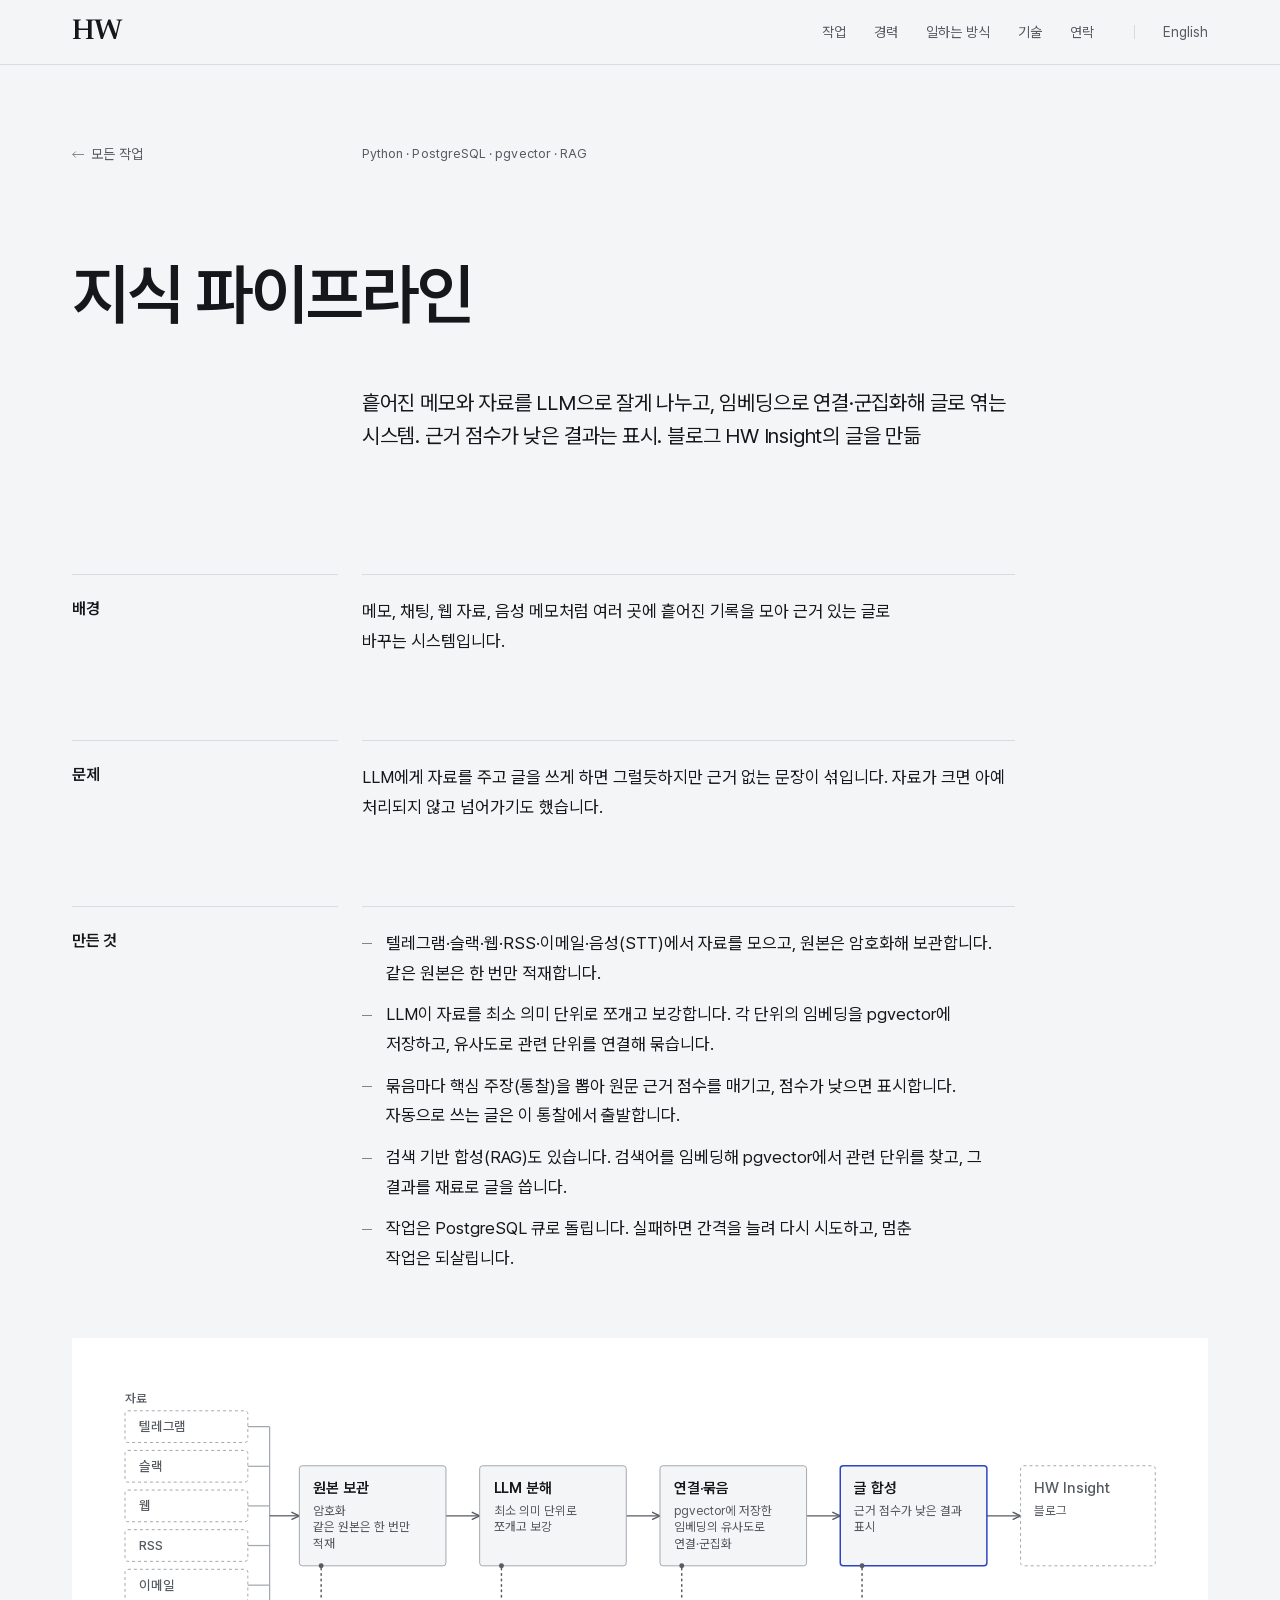
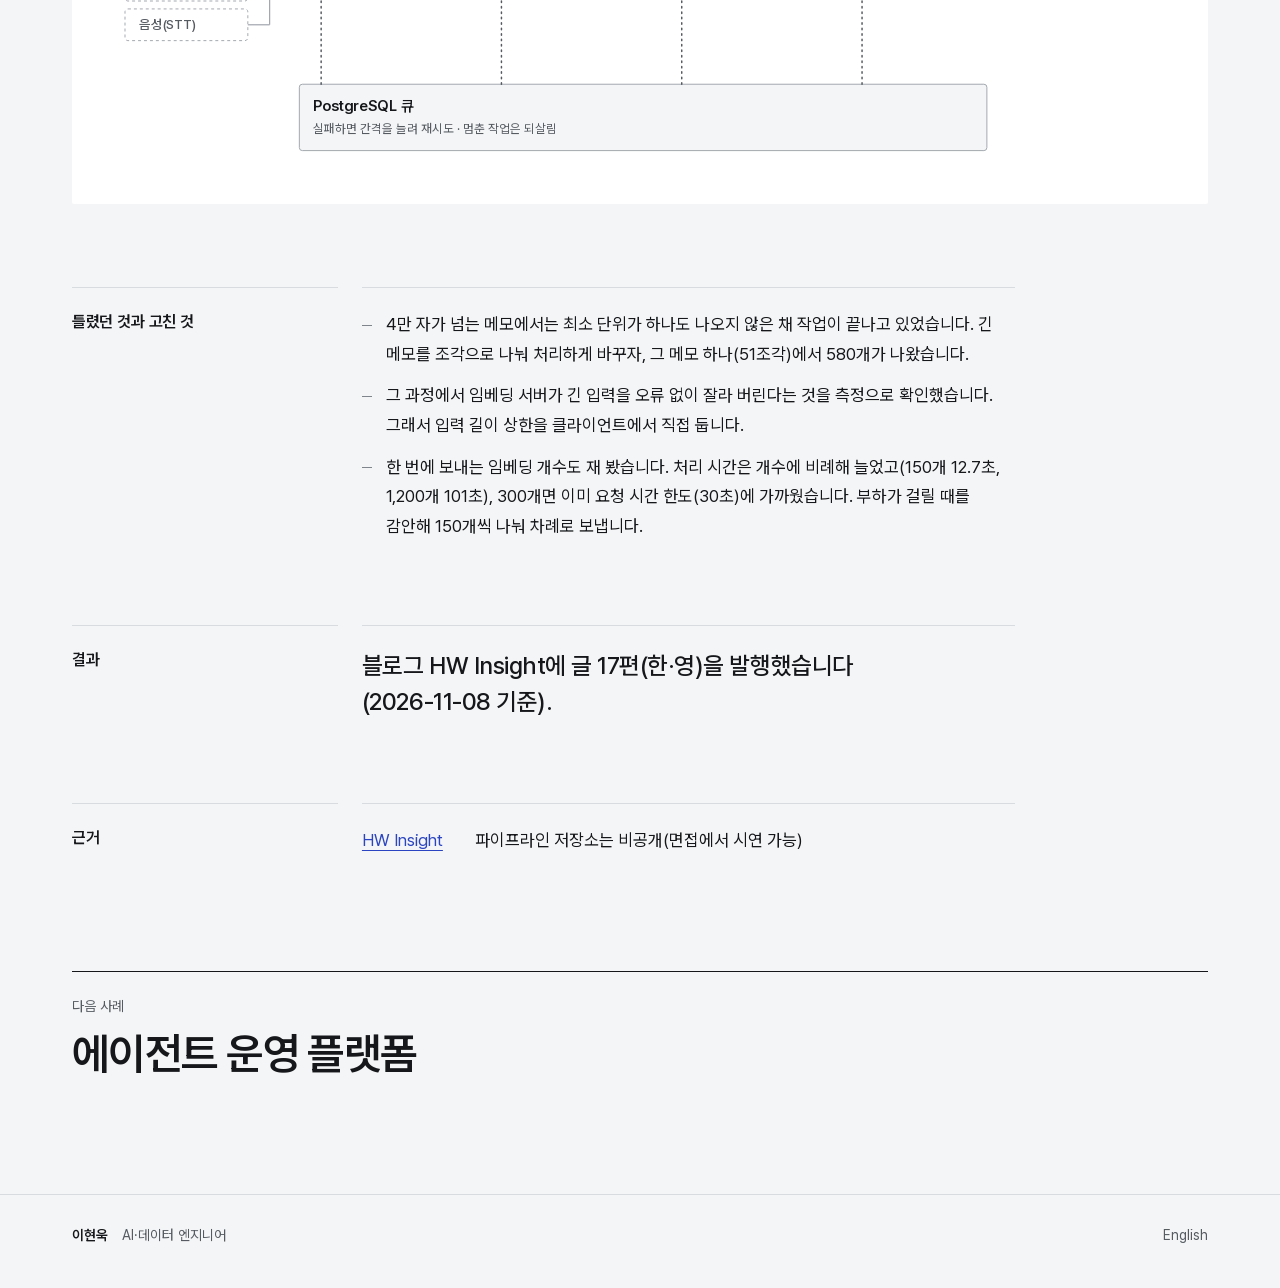
<file: work/knowledge-pipeline/index.html>
<!DOCTYPE html>
<html lang="ko">
<head>
<meta charset="utf-8">
<meta name="viewport" content="width=device-width, initial-scale=1">
<title>지식 파이프라인 | 이현욱</title>
<meta name="description" content="흩어진 메모와 자료를 LLM으로 잘게 나누고, 임베딩으로 연결·군집화해 글로 엮는 시스템. 근거 점수가 낮은 결과는 표시. 블로그 HW Insight의 글을 만듦">
<meta name="color-scheme" content="light dark">
<meta name="theme-color" content="#f4f5f6" media="(prefers-color-scheme: light)">
<meta name="theme-color" content="#111315" media="(prefers-color-scheme: dark)">
<meta property="og:type" content="article">
<meta property="og:title" content="지식 파이프라인 | 이현욱">
<meta property="og:description" content="흩어진 메모와 자료를 LLM으로 잘게 나누고, 임베딩으로 연결·군집화해 글로 엮는 시스템. 근거 점수가 낮은 결과는 표시. 블로그 HW Insight의 글을 만듦">
<meta property="og:url" content="https://this-hw.github.io/work/knowledge-pipeline/">
<meta property="og:image" content="https://this-hw.github.io/og.png">
<meta property="og:image:width" content="1200">
<meta property="og:image:height" content="630">
<meta property="og:locale" content="ko_KR">
<meta name="twitter:card" content="summary_large_image">
<link rel="canonical" href="https://this-hw.github.io/work/knowledge-pipeline/">
<link rel="alternate" hreflang="ko" href="https://this-hw.github.io/work/knowledge-pipeline/">
<link rel="alternate" hreflang="en" href="https://this-hw.github.io/en/work/knowledge-pipeline/">
<link rel="alternate" hreflang="x-default" href="https://this-hw.github.io/work/knowledge-pipeline/">
<link rel="preload" href="../../assets/fonts/hwsans-var.woff2" as="font" type="font/woff2" crossorigin>
<link rel="preload" href="../../assets/fonts/newsreader-var.woff2" as="font" type="font/woff2" crossorigin>
<link rel="stylesheet" href="../../assets/css/site.css">
<script src="../../assets/js/site.js" defer></script>
</head>
<body class="p-case">
<a class="skip" href="#main">본문으로 건너뛰기</a>
<header class="mast">
  <div class="wrap mast-in">
    <a class="mast-name" href="../../" aria-label="이현욱 — 홈">HW</a>
    <nav class="mast-nav" aria-label="대표 작업"><ul><li><a href="../../#work">작업</a></li><li><a href="../../#career">경력</a></li><li><a href="../../#principles">일하는 방식</a></li><li><a href="../../#stack">기술</a></li><li><a href="../../#contact">연락</a></li></ul></nav>
    <a class="lang" href="../../en/work/knowledge-pipeline/" hreflang="en" lang="en" aria-label="영어로 보기">English</a>
  </div>
</header>
<main id="main">

<article class="case-page">
  <header class="ch wrap">
    <p class="ch-back"><a href="../../#work">모든 작업</a></p>
    <p class="ch-tags tags" lang="en">Python · PostgreSQL · pgvector · RAG</p>
    <h1 class="ch-t" lang="ko">지식 파이프라인</h1>
    <p class="ch-dek">흩어진 메모와 자료를 LLM으로 잘게 나누고, 임베딩으로 연결·군집화해 글로 엮는 시스템. 근거 점수가 낮은 결과는 표시. 블로그 HW Insight의 글을 만듦</p>
  </header>
  <section class="cs wrap" data-reveal><h2 class="cs-h">배경</h2><div class="cs-b"><p>메모, 채팅, 웹 자료, 음성 메모처럼 여러 곳에 흩어진 기록을 모아 근거 있는 글로 바꾸는 시스템입니다.</p></div></section><section class="cs wrap" data-reveal><h2 class="cs-h">문제</h2><div class="cs-b"><p>LLM에게 자료를 주고 글을 쓰게 하면 그럴듯하지만 근거 없는 문장이 섞입니다. 자료가 크면 아예 처리되지 않고 넘어가기도 했습니다.</p></div></section><section class="cs wrap" data-reveal><h2 class="cs-h">만든 것</h2><div class="cs-b"><ul class="bul"><li>텔레그램·슬랙·웹·RSS·이메일·음성(STT)에서 자료를 모으고, 원본은 암호화해 보관합니다. 같은 원본은 한 번만 적재합니다.</li><li>LLM이 자료를 최소 의미 단위로 쪼개고 보강합니다. 각 단위의 임베딩을 pgvector에 저장하고, 유사도로 관련 단위를 연결해 묶습니다.</li><li>묶음마다 핵심 주장(통찰)을 뽑아 원문 근거 점수를 매기고, 점수가 낮으면 표시합니다. 자동으로 쓰는 글은 이 통찰에서 출발합니다.</li><li>검색 기반 합성(RAG)도 있습니다. 검색어를 임베딩해 pgvector에서 관련 단위를 찾고, 그 결과를 재료로 글을 씁니다.</li><li>작업은 PostgreSQL 큐로 돌립니다. 실패하면 간격을 늘려 다시 시도하고, 멈춘 작업은 되살립니다.</li></ul></div><figure class="dg"><svg class="dg-svg dg-w" viewBox="-2 -2 1044 367" width="1044" height="367" role="img" aria-labelledby="dg-knowledge-pipeline-w-title" focusable="false"><title id="dg-knowledge-pipeline-w-title">지식 파이프라인 구조도</title><defs><marker id="dg-knowledge-pipeline-w-ah" viewBox="0 0 10 10" refX="8.5" refY="5" markerWidth="8" markerHeight="8" orient="auto-start-reverse"><path d="M1 1.5 L8.5 5 L1 8.5" class="dg-head"/></marker><marker id="dg-knowledge-pipeline-w-aha" viewBox="0 0 10 10" refX="8.5" refY="5" markerWidth="8" markerHeight="8" orient="auto-start-reverse"><path d="M1 1.5 L8.5 5 L1 8.5" class="dg-head dg-head-acc"/></marker></defs><text x="0" y="12" class="dg-cap" text-anchor="start">자료</text><g class="dg-node dg-muted"><rect x="0" y="20" width="124" height="32" rx="3"/><text x="14" y="40.5" class="dg-t dg-t-sm">텔레그램</text></g><path d="M124 36 L146 36" class="dg-e dg-e-soft"/><g class="dg-node dg-muted"><rect x="0" y="60" width="124" height="32" rx="3"/><text x="14" y="80.5" class="dg-t dg-t-sm">슬랙</text></g><path d="M124 76 L146 76" class="dg-e dg-e-soft"/><g class="dg-node dg-muted"><rect x="0" y="100" width="124" height="32" rx="3"/><text x="14" y="120.5" class="dg-t dg-t-sm">웹</text></g><path d="M124 116 L146 116" class="dg-e dg-e-soft"/><g class="dg-node dg-muted"><rect x="0" y="140" width="124" height="32" rx="3"/><text x="14" y="160.5" class="dg-t dg-t-sm">RSS</text></g><path d="M124 156 L146 156" class="dg-e dg-e-soft"/><g class="dg-node dg-muted"><rect x="0" y="180" width="124" height="32" rx="3"/><text x="14" y="200.5" class="dg-t dg-t-sm">이메일</text></g><path d="M124 196 L146 196" class="dg-e dg-e-soft"/><g class="dg-node dg-muted"><rect x="0" y="220" width="124" height="32" rx="3"/><text x="14" y="240.5" class="dg-t dg-t-sm">음성(STT)</text></g><path d="M124 236 L146 236" class="dg-e dg-e-soft"/><path d="M146 36 L146 236" class="dg-e dg-e-soft"/><path d="M146 126 L176 126" class="dg-e" marker-end="url(#dg-knowledge-pipeline-w-ah)"/><path d="M324 126 L358 126" class="dg-e" marker-end="url(#dg-knowledge-pipeline-w-ah)"/><path d="M506 126 L540 126" class="dg-e" marker-end="url(#dg-knowledge-pipeline-w-ah)"/><path d="M688 126 L722 126" class="dg-e" marker-end="url(#dg-knowledge-pipeline-w-ah)"/><path d="M870 126 L904 126" class="dg-e" marker-end="url(#dg-knowledge-pipeline-w-ah)"/><g class="dg-node dg-plain"><rect x="176" y="75.5" width="148" height="101" rx="3"/><text x="190" y="102.9" class="dg-t" text-anchor="start">원본 보관</text><text x="190" y="124.74" class="dg-s" text-anchor="start">암호화</text><text x="190" y="141.74" class="dg-s" text-anchor="start">같은 원본은 한 번만</text><text x="190" y="158.74" class="dg-s" text-anchor="start">적재</text></g><g class="dg-node dg-plain"><rect x="358" y="75.5" width="148" height="101" rx="3"/><text x="372" y="102.9" class="dg-t" text-anchor="start">LLM 분해</text><text x="372" y="124.74" class="dg-s" text-anchor="start">최소 의미 단위로</text><text x="372" y="141.74" class="dg-s" text-anchor="start">쪼개고 보강</text></g><g class="dg-node dg-plain"><rect x="540" y="75.5" width="148" height="101" rx="3"/><text x="554" y="102.9" class="dg-t" text-anchor="start">연결·묶음</text><text x="554" y="124.74" class="dg-s" text-anchor="start">pgvector에 저장한</text><text x="554" y="141.74" class="dg-s" text-anchor="start">임베딩의 유사도로</text><text x="554" y="158.74" class="dg-s" text-anchor="start">연결·군집화</text></g><g class="dg-node dg-accent"><rect x="722" y="75.5" width="148" height="101" rx="3"/><text x="736" y="102.9" class="dg-t" text-anchor="start">글 합성</text><text x="736" y="124.74" class="dg-s" text-anchor="start">근거 점수가 낮은 결과</text><text x="736" y="141.74" class="dg-s" text-anchor="start">표시</text></g><g class="dg-node dg-muted"><rect x="904" y="75.5" width="136" height="101" rx="3"/><text x="918" y="102.9" class="dg-t" text-anchor="start">HW Insight</text><text x="918" y="124.74" class="dg-s" text-anchor="start">블로그</text></g><g class="dg-node dg-plain"><rect x="176" y="296" width="694" height="67" rx="3"/><text x="190" y="323.4" class="dg-t" text-anchor="start">PostgreSQL 큐</text><text x="190" y="345.24" class="dg-s" text-anchor="start">실패하면 간격을 늘려 재시도 · 멈춘 작업은 되살림</text></g><path d="M198 296 L198 176.5" class="dg-e dg-dot-line"/><circle cx="198" cy="176.5" r="2.5" class="dg-dot-n"/><path d="M380 296 L380 176.5" class="dg-e dg-dot-line"/><circle cx="380" cy="176.5" r="2.5" class="dg-dot-n"/><path d="M562 296 L562 176.5" class="dg-e dg-dot-line"/><circle cx="562" cy="176.5" r="2.5" class="dg-dot-n"/><path d="M744 296 L744 176.5" class="dg-e dg-dot-line"/><circle cx="744" cy="176.5" r="2.5" class="dg-dot-n"/></svg><svg class="dg-svg dg-n" viewBox="-2 -2 344 819" width="344" height="819" role="img" aria-labelledby="dg-knowledge-pipeline-n-title" focusable="false"><title id="dg-knowledge-pipeline-n-title">지식 파이프라인 구조도</title><defs><marker id="dg-knowledge-pipeline-n-ah" viewBox="0 0 10 10" refX="8.5" refY="5" markerWidth="8" markerHeight="8" orient="auto-start-reverse"><path d="M1 1.5 L8.5 5 L1 8.5" class="dg-head"/></marker><marker id="dg-knowledge-pipeline-n-aha" viewBox="0 0 10 10" refX="8.5" refY="5" markerWidth="8" markerHeight="8" orient="auto-start-reverse"><path d="M1 1.5 L8.5 5 L1 8.5" class="dg-head dg-head-acc"/></marker></defs><g class="dg-group"><rect x="0" y="0" width="340" height="168" rx="4"/><text x="14" y="21" class="dg-cap" text-anchor="start">자료</text></g><g class="dg-node dg-muted"><rect x="14" y="38" width="148" height="32" rx="3"/><text x="26" y="58.5" class="dg-t dg-t-sm">텔레그램</text></g><g class="dg-node dg-muted"><rect x="178" y="38" width="148" height="32" rx="3"/><text x="190" y="58.5" class="dg-t dg-t-sm">슬랙</text></g><g class="dg-node dg-muted"><rect x="14" y="80" width="148" height="32" rx="3"/><text x="26" y="100.5" class="dg-t dg-t-sm">웹</text></g><g class="dg-node dg-muted"><rect x="178" y="80" width="148" height="32" rx="3"/><text x="190" y="100.5" class="dg-t dg-t-sm">RSS</text></g><g class="dg-node dg-muted"><rect x="14" y="122" width="148" height="32" rx="3"/><text x="26" y="142.5" class="dg-t dg-t-sm">이메일</text></g><g class="dg-node dg-muted"><rect x="178" y="122" width="148" height="32" rx="3"/><text x="190" y="142.5" class="dg-t dg-t-sm">음성(STT)</text></g><path d="M22 168 L22 202" class="dg-e" marker-end="url(#dg-knowledge-pipeline-n-ah)"/><path d="M22 286 L22 316" class="dg-e" marker-end="url(#dg-knowledge-pipeline-n-ah)"/><path d="M22 383 L22 413" class="dg-e" marker-end="url(#dg-knowledge-pipeline-n-ah)"/><path d="M22 497 L22 527" class="dg-e" marker-end="url(#dg-knowledge-pipeline-n-ah)"/><path d="M22 594 L22 624" class="dg-e" marker-end="url(#dg-knowledge-pipeline-n-ah)"/><g class="dg-node dg-plain"><rect x="0" y="202" width="284" height="84" rx="3"/><text x="14" y="229.4" class="dg-t" text-anchor="start">원본 보관</text><text x="14" y="251.24" class="dg-s" text-anchor="start">암호화</text><text x="14" y="268.24" class="dg-s" text-anchor="start">같은 원본은 한 번만 적재</text></g><g class="dg-node dg-plain"><rect x="0" y="316" width="284" height="67" rx="3"/><text x="14" y="343.4" class="dg-t" text-anchor="start">LLM 분해</text><text x="14" y="365.24" class="dg-s" text-anchor="start">최소 의미 단위로 쪼개고 보강</text></g><g class="dg-node dg-plain"><rect x="0" y="413" width="284" height="84" rx="3"/><text x="14" y="440.4" class="dg-t" text-anchor="start">연결·묶음</text><text x="14" y="462.24" class="dg-s" text-anchor="start">pgvector에 저장한 임베딩의 유사도로</text><text x="14" y="479.24" class="dg-s" text-anchor="start">연결·군집화</text></g><g class="dg-node dg-accent"><rect x="0" y="527" width="284" height="67" rx="3"/><text x="14" y="554.4" class="dg-t" text-anchor="start">글 합성</text><text x="14" y="576.24" class="dg-s" text-anchor="start">근거 점수가 낮은 결과 표시</text></g><g class="dg-node dg-muted"><rect x="0" y="624" width="284" height="67" rx="3"/><text x="14" y="651.4" class="dg-t" text-anchor="start">HW Insight</text><text x="14" y="673.24" class="dg-s" text-anchor="start">블로그</text></g><path d="M326 244 L326 731" class="dg-e dg-dot-line"/><path d="M284 244 L326 244" class="dg-e dg-dot-line"/><circle cx="284" cy="244" r="2.5" class="dg-dot-n"/><path d="M284 349.5 L326 349.5" class="dg-e dg-dot-line"/><circle cx="284" cy="349.5" r="2.5" class="dg-dot-n"/><path d="M284 455 L326 455" class="dg-e dg-dot-line"/><circle cx="284" cy="455" r="2.5" class="dg-dot-n"/><path d="M284 560.5 L326 560.5" class="dg-e dg-dot-line"/><circle cx="284" cy="560.5" r="2.5" class="dg-dot-n"/><g class="dg-node dg-plain"><rect x="0" y="731" width="340" height="84" rx="3"/><text x="14" y="758.4" class="dg-t" text-anchor="start">PostgreSQL 큐</text><text x="14" y="780.24" class="dg-s" text-anchor="start">실패하면 간격을 늘려 재시도</text><text x="14" y="797.24" class="dg-s" text-anchor="start">멈춘 작업은 되살림</text></g></svg></figure></section><section class="cs wrap" data-reveal><h2 class="cs-h">틀렸던 것과 고친 것</h2><div class="cs-b"><ul class="bul"><li>4만 자가 넘는 메모에서는 최소 단위가 하나도 나오지 않은 채 작업이 끝나고 있었습니다. 긴 메모를 조각으로 나눠 처리하게 바꾸자, 그 메모 하나(51조각)에서 580개가 나왔습니다.</li><li>그 과정에서 임베딩 서버가 긴 입력을 오류 없이 잘라 버린다는 것을 측정으로 확인했습니다. 그래서 입력 길이 상한을 클라이언트에서 직접 둡니다.</li><li>한 번에 보내는 임베딩 개수도 재 봤습니다. 처리 시간은 개수에 비례해 늘었고(150개 12.7초, 1,200개 101초), 300개면 이미 요청 시간 한도(30초)에 가까웠습니다. 부하가 걸릴 때를 감안해 150개씩 나눠 차례로 보냅니다.</li></ul></div></section><section class="cs wrap" data-reveal><h2 class="cs-h">결과</h2><div class="cs-b"><p class="lead">블로그 HW Insight에 글 17편(한·영)을 발행했습니다(<span class="nw">2026-11-08</span> 기준).</p></div></section><section class="cs wrap" data-reveal><h2 class="cs-h">근거</h2><div class="cs-b"><ul class="ev"><li><a href="https://insight.thishw.com/">HW Insight</a></li><li>파이프라인 저장소는 비공개(면접에서 시연 가능)</li></ul></div></section>
  <nav class="nx wrap" aria-label="다음 사례">
    <a href="../olympus/"><span>다음 사례</span><strong lang="ko">에이전트 운영 플랫폼</strong></a>
  </nav>
</article>

</main>
<footer class="foot">
  <div class="wrap foot-in">
    <p class="foot-name">이현욱<span>AI·데이터 엔지니어</span></p>
    <a class="lang" href="../../en/work/knowledge-pipeline/" hreflang="en" lang="en" aria-label="영어로 보기">English</a>
  </div>
</footer>
</body>
</html>
</file>
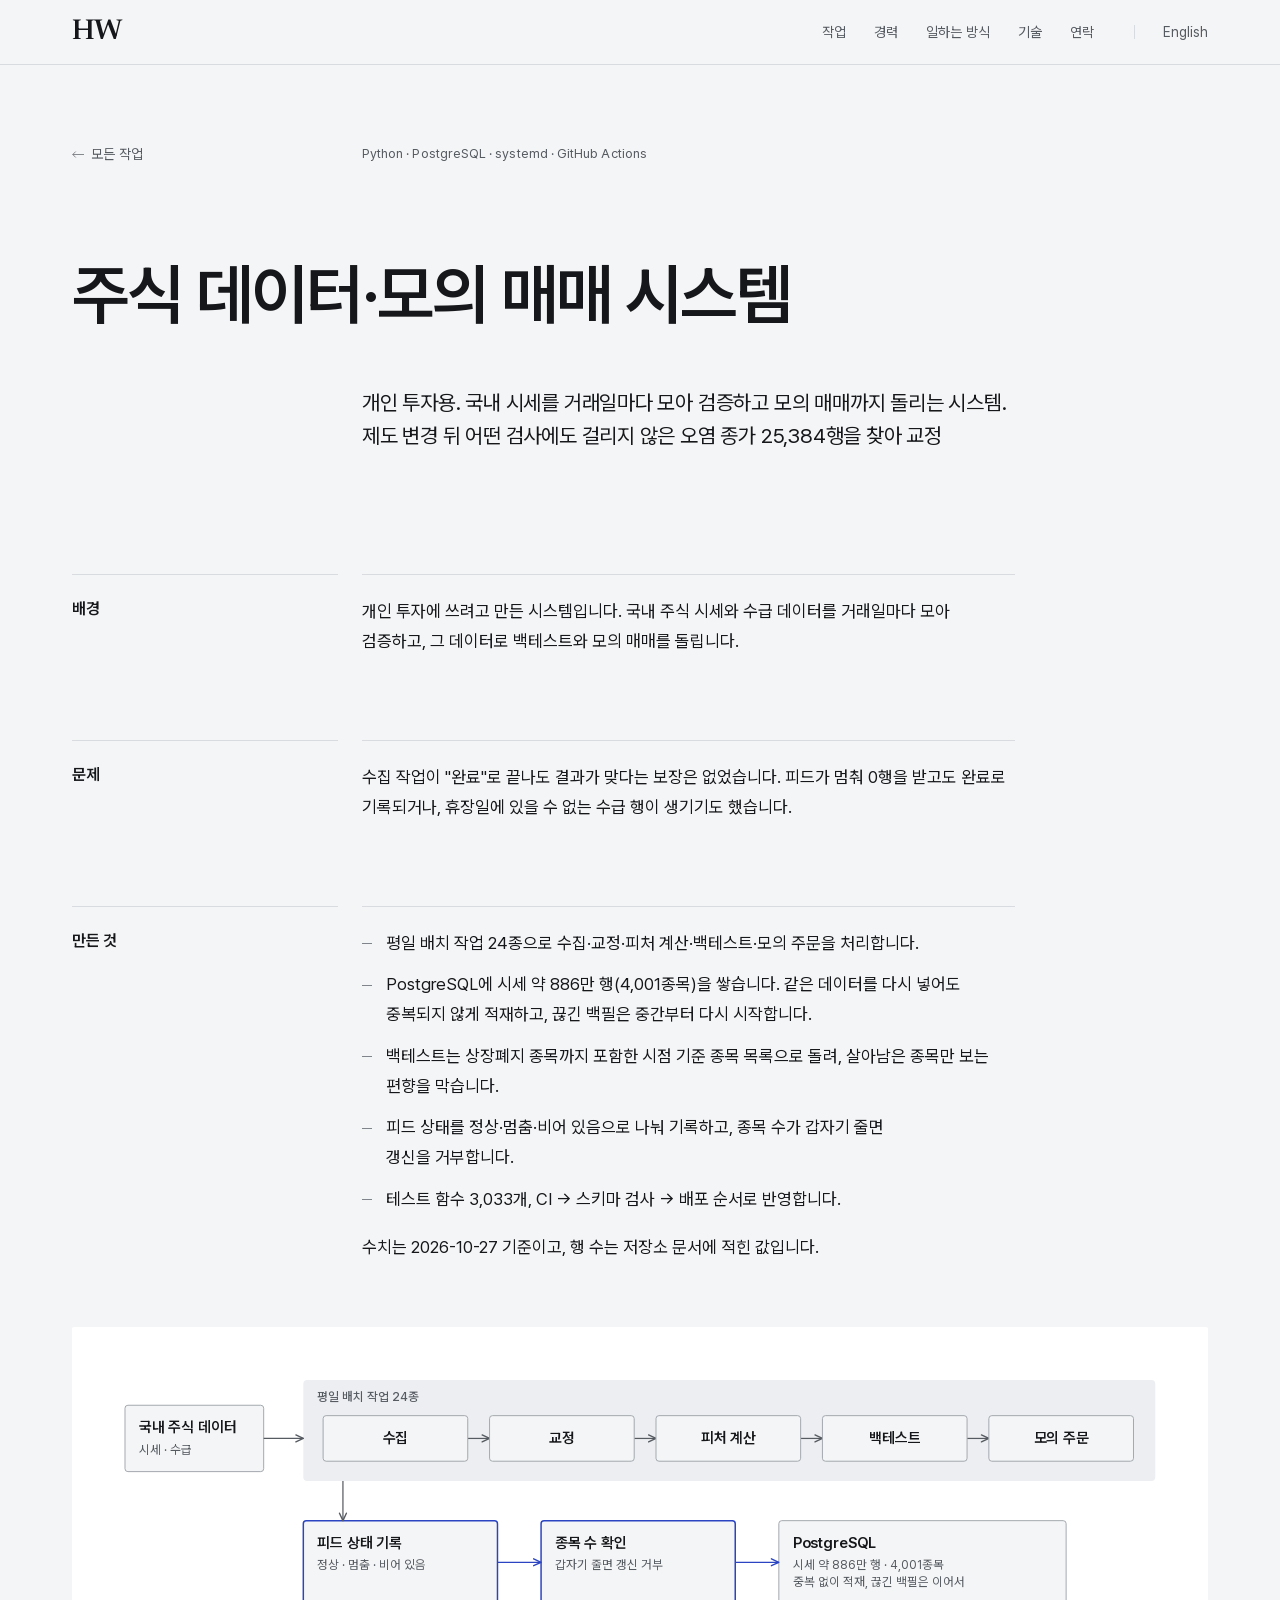
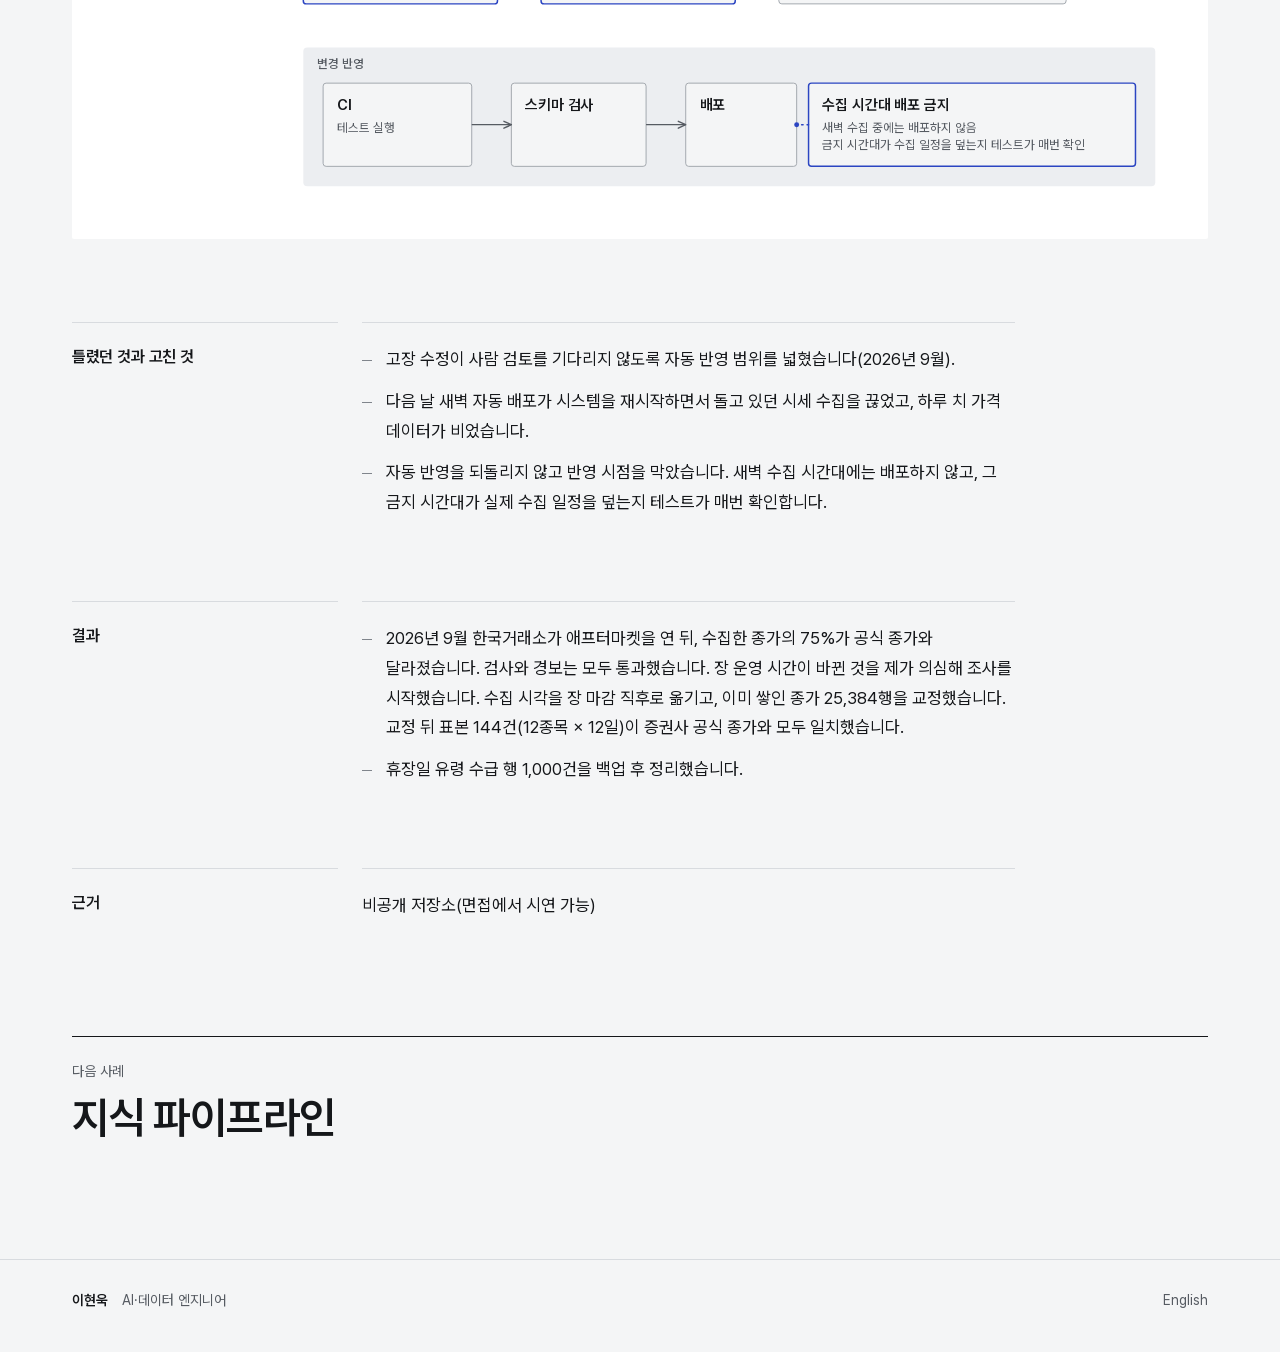
<file: work/market-data/index.html>
<!DOCTYPE html>
<html lang="ko">
<head>
<meta charset="utf-8">
<meta name="viewport" content="width=device-width, initial-scale=1">
<title>주식 데이터·모의 매매 시스템 | 이현욱</title>
<meta name="description" content="개인 투자용. 국내 시세를 거래일마다 모아 검증하고 모의 매매까지 돌리는 시스템. 제도 변경 뒤 어떤 검사에도 걸리지 않은 오염 종가 25,384행을 찾아 교정">
<meta name="color-scheme" content="light dark">
<meta name="theme-color" content="#f4f5f6" media="(prefers-color-scheme: light)">
<meta name="theme-color" content="#111315" media="(prefers-color-scheme: dark)">
<meta property="og:type" content="article">
<meta property="og:title" content="주식 데이터·모의 매매 시스템 | 이현욱">
<meta property="og:description" content="개인 투자용. 국내 시세를 거래일마다 모아 검증하고 모의 매매까지 돌리는 시스템. 제도 변경 뒤 어떤 검사에도 걸리지 않은 오염 종가 25,384행을 찾아 교정">
<meta property="og:url" content="https://this-hw.github.io/work/market-data/">
<meta property="og:image" content="https://this-hw.github.io/og.png">
<meta property="og:image:width" content="1200">
<meta property="og:image:height" content="630">
<meta property="og:locale" content="ko_KR">
<meta name="twitter:card" content="summary_large_image">
<link rel="canonical" href="https://this-hw.github.io/work/market-data/">
<link rel="alternate" hreflang="ko" href="https://this-hw.github.io/work/market-data/">
<link rel="alternate" hreflang="en" href="https://this-hw.github.io/en/work/market-data/">
<link rel="alternate" hreflang="x-default" href="https://this-hw.github.io/work/market-data/">
<link rel="preload" href="../../assets/fonts/hwsans-var.woff2" as="font" type="font/woff2" crossorigin>
<link rel="preload" href="../../assets/fonts/newsreader-var.woff2" as="font" type="font/woff2" crossorigin>
<link rel="stylesheet" href="../../assets/css/site.css">
<script src="../../assets/js/site.js" defer></script>
</head>
<body class="p-case">
<a class="skip" href="#main">본문으로 건너뛰기</a>
<header class="mast">
  <div class="wrap mast-in">
    <a class="mast-name" href="../../" aria-label="이현욱 — 홈">HW</a>
    <nav class="mast-nav" aria-label="대표 작업"><ul><li><a href="../../#work">작업</a></li><li><a href="../../#career">경력</a></li><li><a href="../../#principles">일하는 방식</a></li><li><a href="../../#stack">기술</a></li><li><a href="../../#contact">연락</a></li></ul></nav>
    <a class="lang" href="../../en/work/market-data/" hreflang="en" lang="en" aria-label="영어로 보기">English</a>
  </div>
</header>
<main id="main">

<article class="case-page">
  <header class="ch wrap">
    <p class="ch-back"><a href="../../#work">모든 작업</a></p>
    <p class="ch-tags tags" lang="en">Python · PostgreSQL · systemd · GitHub Actions</p>
    <h1 class="ch-t" lang="ko">주식 데이터·모의 매매 시스템</h1>
    <p class="ch-dek">개인 투자용. 국내 시세를 거래일마다 모아 검증하고 모의 매매까지 돌리는 시스템. 제도 변경 뒤 어떤 검사에도 걸리지 않은 오염 종가 25,384행을 찾아 교정</p>
  </header>
  <section class="cs wrap" data-reveal><h2 class="cs-h">배경</h2><div class="cs-b"><p>개인 투자에 쓰려고 만든 시스템입니다. 국내 주식 시세와 수급 데이터를 거래일마다 모아 검증하고, 그 데이터로 백테스트와 모의 매매를 돌립니다.</p></div></section><section class="cs wrap" data-reveal><h2 class="cs-h">문제</h2><div class="cs-b"><p>수집 작업이 &quot;완료&quot;로 끝나도 결과가 맞다는 보장은 없었습니다. 피드가 멈춰 0행을 받고도 완료로 기록되거나, 휴장일에 있을 수 없는 수급 행이 생기기도 했습니다.</p></div></section><section class="cs wrap" data-reveal><h2 class="cs-h">만든 것</h2><div class="cs-b"><ul class="bul"><li>평일 배치 작업 24종으로 수집·교정·피처 계산·백테스트·모의 주문을 처리합니다.</li><li>PostgreSQL에 시세 약 886만 행(4,001종목)을 쌓습니다. 같은 데이터를 다시 넣어도 중복되지 않게 적재하고, 끊긴 백필은 중간부터 다시 시작합니다.</li><li>백테스트는 상장폐지 종목까지 포함한 시점 기준 종목 목록으로 돌려, 살아남은 종목만 보는 편향을 막습니다.</li><li>피드 상태를 정상·멈춤·비어 있음으로 나눠 기록하고, 종목 수가 갑자기 줄면 갱신을 거부합니다.</li><li>테스트 함수 3,033개, CI → 스키마 검사 → 배포 순서로 반영합니다.</li></ul><p>수치는 <span class="nw">2026-10-27</span> 기준이고, 행 수는 저장소 문서에 적힌 값입니다.</p></div><figure class="dg"><svg class="dg-svg dg-w" viewBox="-2 -2 1044 414" width="1044" height="414" role="img" aria-labelledby="dg-market-data-w-title" focusable="false"><title id="dg-market-data-w-title">주식 데이터·모의 매매 시스템 구조도</title><defs><marker id="dg-market-data-w-ah" viewBox="0 0 10 10" refX="8.5" refY="5" markerWidth="8" markerHeight="8" orient="auto-start-reverse"><path d="M1 1.5 L8.5 5 L1 8.5" class="dg-head"/></marker><marker id="dg-market-data-w-aha" viewBox="0 0 10 10" refX="8.5" refY="5" markerWidth="8" markerHeight="8" orient="auto-start-reverse"><path d="M1 1.5 L8.5 5 L1 8.5" class="dg-head dg-head-acc"/></marker></defs><g class="dg-group"><rect x="180" y="0" width="860" height="102" rx="4"/><text x="194" y="21" class="dg-cap" text-anchor="start">평일 배치 작업 24종</text></g><g class="dg-node dg-plain"><rect x="0" y="25.5" width="140" height="67" rx="3"/><text x="14" y="52.9" class="dg-t" text-anchor="start">국내 주식 데이터</text><text x="14" y="74.74" class="dg-s" text-anchor="start">시세 · 수급</text></g><path d="M140 59 L180 59" class="dg-e" marker-end="url(#dg-market-data-w-ah)"/><path d="M346 59 L368 59" class="dg-e" marker-end="url(#dg-market-data-w-ah)"/><path d="M514 59 L536 59" class="dg-e" marker-end="url(#dg-market-data-w-ah)"/><path d="M682 59 L704 59" class="dg-e" marker-end="url(#dg-market-data-w-ah)"/><path d="M850 59 L872 59" class="dg-e" marker-end="url(#dg-market-data-w-ah)"/><g class="dg-node dg-plain"><rect x="200" y="36" width="146" height="46" rx="3"/><text x="273" y="63.4" class="dg-t" text-anchor="middle">수집</text></g><g class="dg-node dg-plain"><rect x="368" y="36" width="146" height="46" rx="3"/><text x="441" y="63.4" class="dg-t" text-anchor="middle">교정</text></g><g class="dg-node dg-plain"><rect x="536" y="36" width="146" height="46" rx="3"/><text x="609" y="63.4" class="dg-t" text-anchor="middle">피처 계산</text></g><g class="dg-node dg-plain"><rect x="704" y="36" width="146" height="46" rx="3"/><text x="777" y="63.4" class="dg-t" text-anchor="middle">백테스트</text></g><g class="dg-node dg-plain"><rect x="872" y="36" width="146" height="46" rx="3"/><text x="945" y="63.4" class="dg-t" text-anchor="middle">모의 주문</text></g><g class="dg-node dg-accent"><rect x="180" y="142" width="196" height="84" rx="3"/><text x="194" y="169.4" class="dg-t" text-anchor="start">피드 상태 기록</text><text x="194" y="191.24" class="dg-s" text-anchor="start">정상 · 멈춤 · 비어 있음</text></g><g class="dg-node dg-accent"><rect x="420" y="142" width="196" height="84" rx="3"/><text x="434" y="169.4" class="dg-t" text-anchor="start">종목 수 확인</text><text x="434" y="191.24" class="dg-s" text-anchor="start">갑자기 줄면 갱신 거부</text></g><g class="dg-node dg-plain"><rect x="660" y="142" width="290" height="84" rx="3"/><text x="674" y="169.4" class="dg-t" text-anchor="start">PostgreSQL</text><text x="674" y="191.24" class="dg-s" text-anchor="start">시세 약 886만 행 · 4,001종목</text><text x="674" y="208.24" class="dg-s" text-anchor="start">중복 없이 적재, 끊긴 백필은 이어서</text></g><path d="M220 102 L220 142" class="dg-e" marker-end="url(#dg-market-data-w-ah)"/><path d="M376 184 L420 184" class="dg-e dg-e-acc" marker-end="url(#dg-market-data-w-aha)"/><path d="M616 184 L660 184" class="dg-e dg-e-acc" marker-end="url(#dg-market-data-w-aha)"/><g class="dg-group"><rect x="180" y="270" width="860" height="140" rx="4"/><text x="194" y="291" class="dg-cap" text-anchor="start">변경 반영</text></g><g class="dg-node dg-plain"><rect x="200" y="306" width="150" height="84" rx="3"/><text x="214" y="333.4" class="dg-t" text-anchor="start">CI</text><text x="214" y="355.24" class="dg-s" text-anchor="start">테스트 실행</text></g><g class="dg-node dg-plain"><rect x="390" y="306" width="136" height="84" rx="3"/><text x="404" y="333.4" class="dg-t" text-anchor="start">스키마 검사</text></g><g class="dg-node dg-plain"><rect x="566" y="306" width="112" height="84" rx="3"/><text x="580" y="333.4" class="dg-t" text-anchor="start">배포</text></g><g class="dg-node dg-accent"><rect x="690" y="306" width="330" height="84" rx="3"/><text x="704" y="333.4" class="dg-t" text-anchor="start">수집 시간대 배포 금지</text><text x="704" y="355.24" class="dg-s" text-anchor="start">새벽 수집 중에는 배포하지 않음</text><text x="704" y="372.24" class="dg-s" text-anchor="start">금지 시간대가 수집 일정을 덮는지 테스트가 매번 확인</text></g><path d="M350 348 L390 348" class="dg-e" marker-end="url(#dg-market-data-w-ah)"/><path d="M526 348 L566 348" class="dg-e" marker-end="url(#dg-market-data-w-ah)"/><path d="M690 348 L678 348" class="dg-e dg-e-acc dg-dot-line"/><circle cx="678" cy="348" r="2.5" class="dg-dot"/></svg><svg class="dg-svg dg-n" viewBox="-2 -2 344 1150" width="344" height="1150" role="img" aria-labelledby="dg-market-data-n-title" focusable="false"><title id="dg-market-data-n-title">주식 데이터·모의 매매 시스템 구조도</title><defs><marker id="dg-market-data-n-ah" viewBox="0 0 10 10" refX="8.5" refY="5" markerWidth="8" markerHeight="8" orient="auto-start-reverse"><path d="M1 1.5 L8.5 5 L1 8.5" class="dg-head"/></marker><marker id="dg-market-data-n-aha" viewBox="0 0 10 10" refX="8.5" refY="5" markerWidth="8" markerHeight="8" orient="auto-start-reverse"><path d="M1 1.5 L8.5 5 L1 8.5" class="dg-head dg-head-acc"/></marker></defs><g class="dg-group"><rect x="0" y="101" width="340" height="314" rx="4"/><text x="14" y="122" class="dg-cap" text-anchor="start">평일 배치 작업 24종</text></g><g class="dg-node dg-plain"><rect x="0" y="0" width="340" height="67" rx="3"/><text x="14" y="27.4" class="dg-t" text-anchor="start">국내 주식 데이터</text><text x="14" y="49.24" class="dg-s" text-anchor="start">시세 · 수급</text></g><path d="M22 67 L22 101" class="dg-e" marker-end="url(#dg-market-data-n-ah)"/><path d="M170 175 L170 193" class="dg-e" marker-end="url(#dg-market-data-n-ah)"/><path d="M170 231 L170 249" class="dg-e" marker-end="url(#dg-market-data-n-ah)"/><path d="M170 287 L170 305" class="dg-e" marker-end="url(#dg-market-data-n-ah)"/><path d="M170 343 L170 361" class="dg-e" marker-end="url(#dg-market-data-n-ah)"/><g class="dg-node dg-plain"><rect x="14" y="137" width="312" height="38" rx="3"/><text x="170" y="160.4" class="dg-t" text-anchor="middle">수집</text></g><g class="dg-node dg-plain"><rect x="14" y="193" width="312" height="38" rx="3"/><text x="170" y="216.4" class="dg-t" text-anchor="middle">교정</text></g><g class="dg-node dg-plain"><rect x="14" y="249" width="312" height="38" rx="3"/><text x="170" y="272.4" class="dg-t" text-anchor="middle">피처 계산</text></g><g class="dg-node dg-plain"><rect x="14" y="305" width="312" height="38" rx="3"/><text x="170" y="328.4" class="dg-t" text-anchor="middle">백테스트</text></g><g class="dg-node dg-plain"><rect x="14" y="361" width="312" height="38" rx="3"/><text x="170" y="384.4" class="dg-t" text-anchor="middle">모의 주문</text></g><g class="dg-node dg-accent"><rect x="0" y="449" width="340" height="67" rx="3"/><text x="14" y="476.4" class="dg-t" text-anchor="start">피드 상태 기록</text><text x="14" y="498.24" class="dg-s" text-anchor="start">정상 · 멈춤 · 비어 있음</text></g><g class="dg-node dg-accent"><rect x="0" y="546" width="340" height="67" rx="3"/><text x="14" y="573.4" class="dg-t" text-anchor="start">종목 수 확인</text><text x="14" y="595.24" class="dg-s" text-anchor="start">갑자기 줄면 갱신 거부</text></g><g class="dg-node dg-plain"><rect x="0" y="643" width="340" height="84" rx="3"/><text x="14" y="670.4" class="dg-t" text-anchor="start">PostgreSQL</text><text x="14" y="692.24" class="dg-s" text-anchor="start">시세 약 886만 행 · 4,001종목</text><text x="14" y="709.24" class="dg-s" text-anchor="start">중복 없이 적재, 끊긴 백필은 이어서</text></g><path d="M22 415 L22 449" class="dg-e" marker-end="url(#dg-market-data-n-ah)"/><path d="M22 516 L22 546" class="dg-e dg-e-acc" marker-end="url(#dg-market-data-n-aha)"/><path d="M22 613 L22 643" class="dg-e dg-e-acc" marker-end="url(#dg-market-data-n-aha)"/><g class="dg-group"><rect x="0" y="767" width="340" height="379" rx="4"/><text x="14" y="788" class="dg-cap" text-anchor="start">변경 반영</text></g><g class="dg-node dg-plain"><rect x="14" y="803" width="312" height="67" rx="3"/><text x="28" y="830.4" class="dg-t" text-anchor="start">CI</text><text x="28" y="852.24" class="dg-s" text-anchor="start">테스트 실행</text></g><g class="dg-node dg-plain"><rect x="14" y="898" width="312" height="46" rx="3"/><text x="28" y="925.4" class="dg-t" text-anchor="start">스키마 검사</text></g><g class="dg-node dg-plain"><rect x="14" y="972" width="312" height="46" rx="3"/><text x="28" y="999.4" class="dg-t" text-anchor="start">배포</text></g><g class="dg-node dg-accent"><rect x="14" y="1046" width="312" height="84" rx="3"/><text x="28" y="1073.4" class="dg-t" text-anchor="start">수집 시간대 배포 금지</text><text x="28" y="1095.24" class="dg-s" text-anchor="start">새벽 수집 중에는 배포하지 않음</text><text x="28" y="1112.24" class="dg-s" text-anchor="start">금지 시간대가 수집 일정을 덮는지 테스트가 매번 확인</text></g><path d="M36 870 L36 898" class="dg-e" marker-end="url(#dg-market-data-n-ah)"/><path d="M36 944 L36 972" class="dg-e" marker-end="url(#dg-market-data-n-ah)"/><path d="M36 1046 L36 1018" class="dg-e dg-e-acc dg-dot-line"/><circle cx="36" cy="1018" r="2.5" class="dg-dot"/></svg></figure></section><section class="cs wrap" data-reveal><h2 class="cs-h">틀렸던 것과 고친 것</h2><div class="cs-b"><ul class="bul"><li>고장 수정이 사람 검토를 기다리지 않도록 자동 반영 범위를 넓혔습니다(2026년 9월).</li><li>다음 날 새벽 자동 배포가 시스템을 재시작하면서 돌고 있던 시세 수집을 끊었고, 하루 치 가격 데이터가 비었습니다.</li><li>자동 반영을 되돌리지 않고 반영 시점을 막았습니다. 새벽 수집 시간대에는 배포하지 않고, 그 금지 시간대가 실제 수집 일정을 덮는지 테스트가 매번 확인합니다.</li></ul></div></section><section class="cs wrap" data-reveal><h2 class="cs-h">결과</h2><div class="cs-b"><ul class="bul"><li>2026년 9월 한국거래소가 애프터마켓을 연 뒤, 수집한 종가의 75%가 공식 종가와 달라졌습니다. 검사와 경보는 모두 통과했습니다. 장 운영 시간이 바뀐 것을 제가 의심해 조사를 시작했습니다. 수집 시각을 장 마감 직후로 옮기고, 이미 쌓인 종가 25,384행을 교정했습니다. 교정 뒤 표본 144건(12종목 × 12일)이 증권사 공식 종가와 모두 일치했습니다.</li><li>휴장일 유령 수급 행 1,000건을 백업 후 정리했습니다.</li></ul></div></section><section class="cs wrap" data-reveal><h2 class="cs-h">근거</h2><div class="cs-b"><p>비공개 저장소(면접에서 시연 가능)</p></div></section>
  <nav class="nx wrap" aria-label="다음 사례">
    <a href="../knowledge-pipeline/"><span>다음 사례</span><strong lang="ko">지식 파이프라인</strong></a>
  </nav>
</article>

</main>
<footer class="foot">
  <div class="wrap foot-in">
    <p class="foot-name">이현욱<span>AI·데이터 엔지니어</span></p>
    <a class="lang" href="../../en/work/market-data/" hreflang="en" lang="en" aria-label="영어로 보기">English</a>
  </div>
</footer>
</body>
</html>
</file>
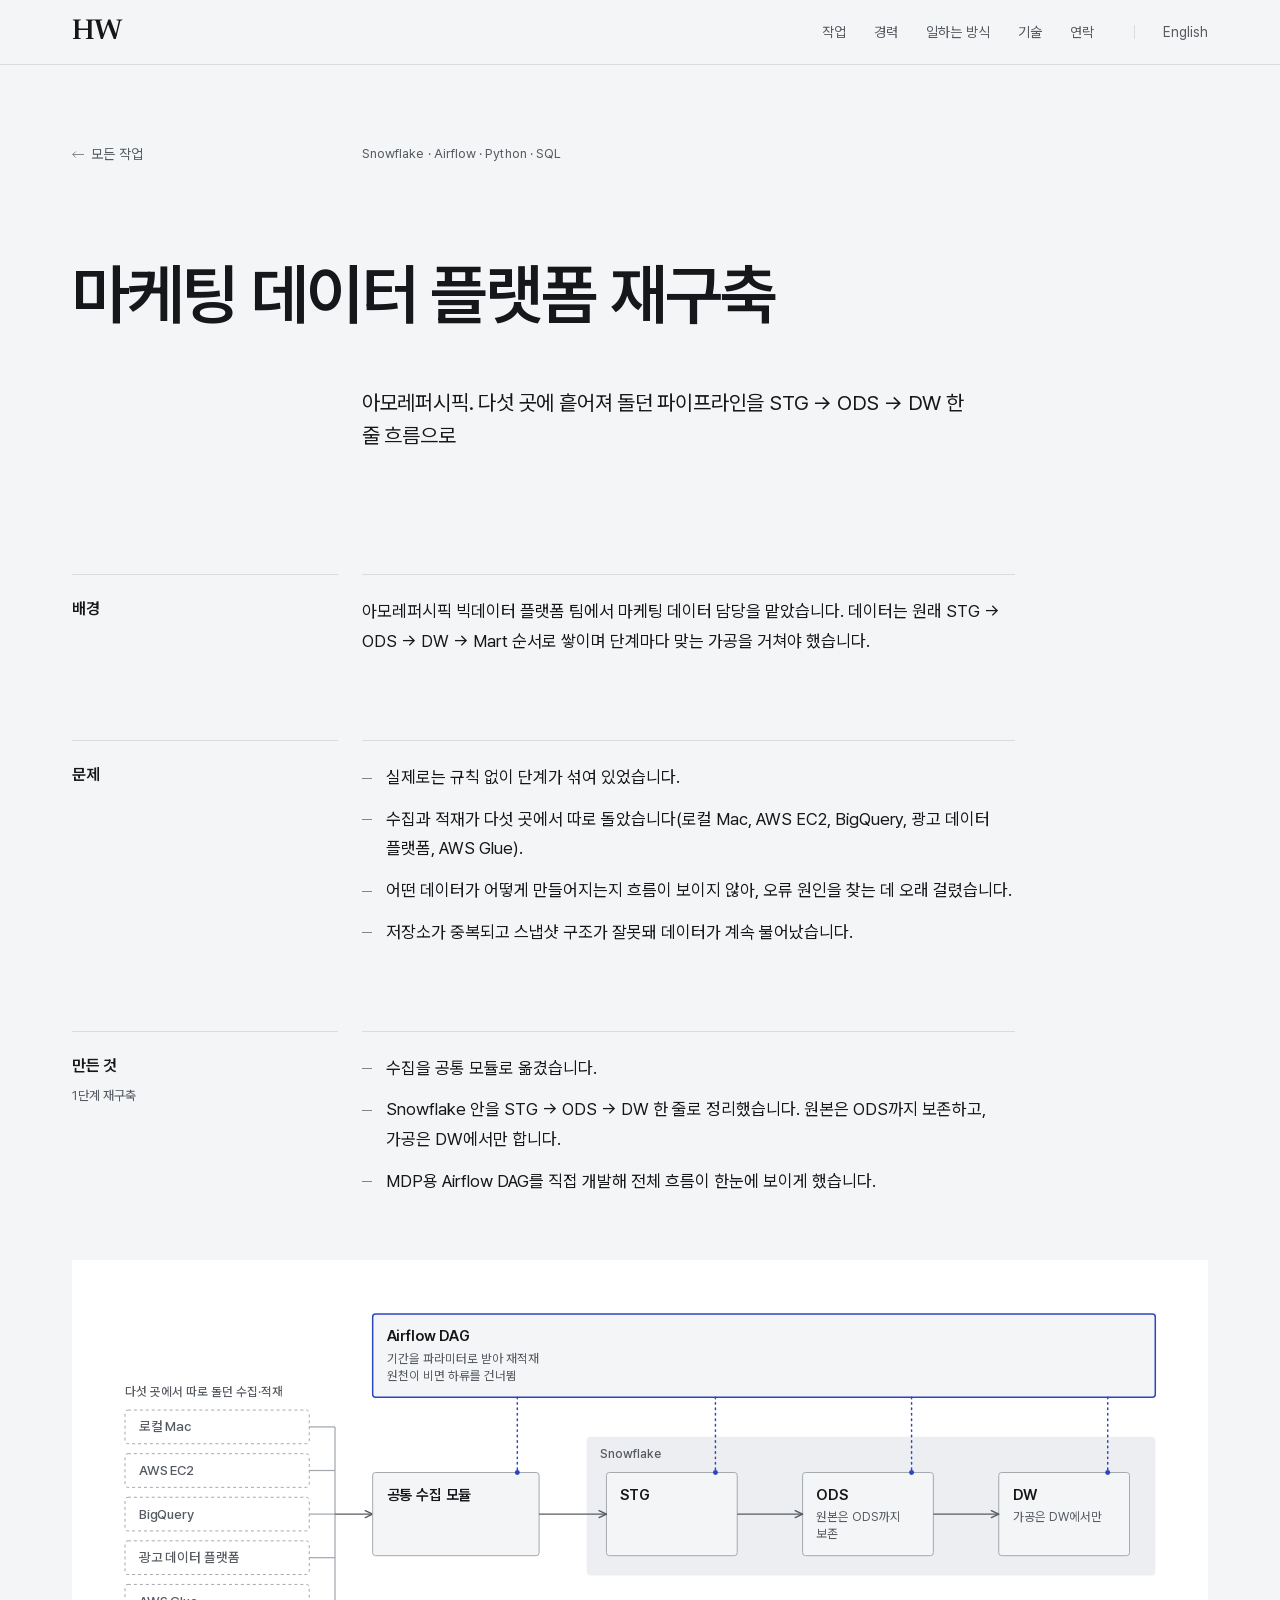
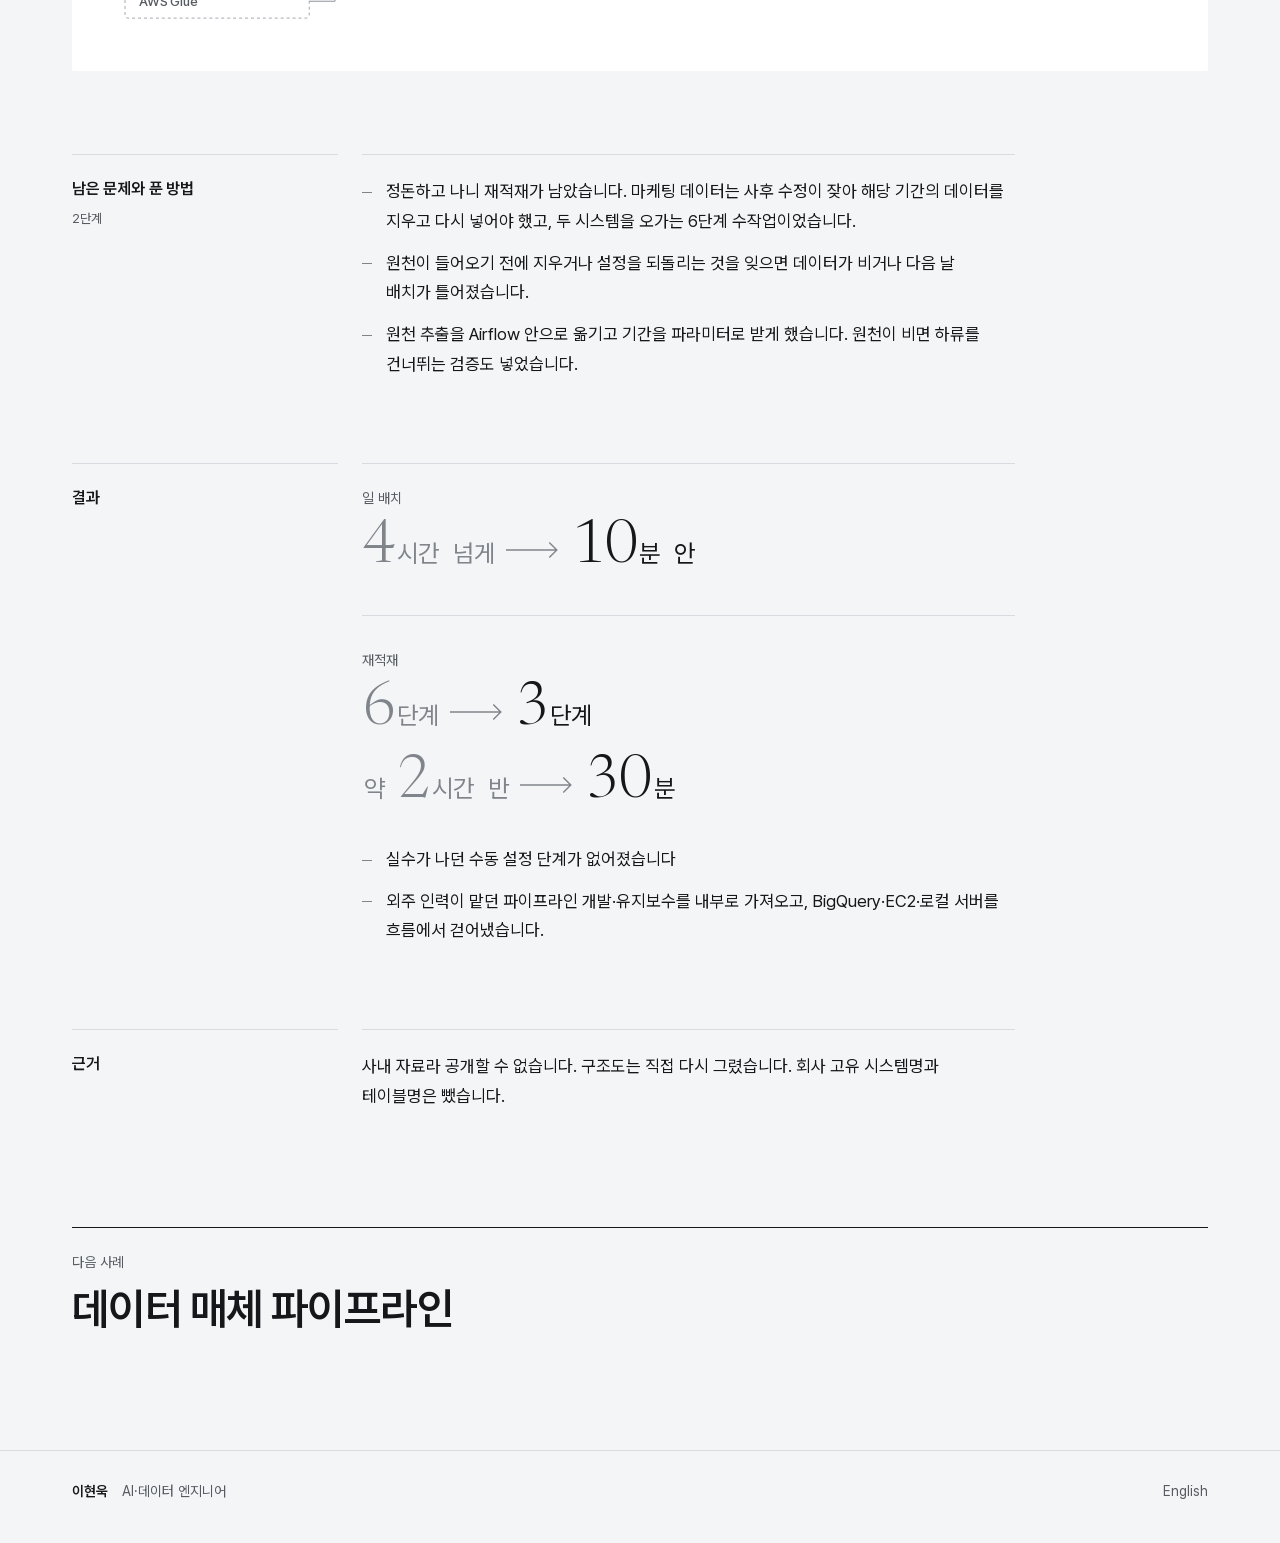
<file: work/mdp/index.html>
<!DOCTYPE html>
<html lang="ko">
<head>
<meta charset="utf-8">
<meta name="viewport" content="width=device-width, initial-scale=1">
<title>마케팅 데이터 플랫폼 재구축 | 이현욱</title>
<meta name="description" content="아모레퍼시픽. 다섯 곳에 흩어져 돌던 파이프라인을 STG → ODS → DW 한 줄 흐름으로">
<meta name="color-scheme" content="light dark">
<meta name="theme-color" content="#f4f5f6" media="(prefers-color-scheme: light)">
<meta name="theme-color" content="#111315" media="(prefers-color-scheme: dark)">
<meta property="og:type" content="article">
<meta property="og:title" content="마케팅 데이터 플랫폼 재구축 | 이현욱">
<meta property="og:description" content="아모레퍼시픽. 다섯 곳에 흩어져 돌던 파이프라인을 STG → ODS → DW 한 줄 흐름으로">
<meta property="og:url" content="https://this-hw.github.io/work/mdp/">
<meta property="og:image" content="https://this-hw.github.io/og.png">
<meta property="og:image:width" content="1200">
<meta property="og:image:height" content="630">
<meta property="og:locale" content="ko_KR">
<meta name="twitter:card" content="summary_large_image">
<link rel="canonical" href="https://this-hw.github.io/work/mdp/">
<link rel="alternate" hreflang="ko" href="https://this-hw.github.io/work/mdp/">
<link rel="alternate" hreflang="en" href="https://this-hw.github.io/en/work/mdp/">
<link rel="alternate" hreflang="x-default" href="https://this-hw.github.io/work/mdp/">
<link rel="preload" href="../../assets/fonts/hwsans-var.woff2" as="font" type="font/woff2" crossorigin>
<link rel="preload" href="../../assets/fonts/newsreader-var.woff2" as="font" type="font/woff2" crossorigin>
<link rel="stylesheet" href="../../assets/css/site.css">
<script src="../../assets/js/site.js" defer></script>
</head>
<body class="p-case">
<a class="skip" href="#main">본문으로 건너뛰기</a>
<header class="mast">
  <div class="wrap mast-in">
    <a class="mast-name" href="../../" aria-label="이현욱 — 홈">HW</a>
    <nav class="mast-nav" aria-label="대표 작업"><ul><li><a href="../../#work">작업</a></li><li><a href="../../#career">경력</a></li><li><a href="../../#principles">일하는 방식</a></li><li><a href="../../#stack">기술</a></li><li><a href="../../#contact">연락</a></li></ul></nav>
    <a class="lang" href="../../en/work/mdp/" hreflang="en" lang="en" aria-label="영어로 보기">English</a>
  </div>
</header>
<main id="main">

<article class="case-page">
  <header class="ch wrap">
    <p class="ch-back"><a href="../../#work">모든 작업</a></p>
    <p class="ch-tags tags" lang="en">Snowflake · Airflow · Python · SQL</p>
    <h1 class="ch-t" lang="ko">마케팅 데이터 플랫폼 재구축</h1>
    <p class="ch-dek">아모레퍼시픽. 다섯 곳에 흩어져 돌던 파이프라인을 STG → ODS → DW 한 줄 흐름으로</p>
  </header>
  <section class="cs wrap" data-reveal><h2 class="cs-h">배경</h2><div class="cs-b"><p>아모레퍼시픽 빅데이터 플랫폼 팀에서 마케팅 데이터 담당을 맡았습니다. 데이터는 원래 STG → ODS → DW → Mart 순서로 쌓이며 단계마다 맞는 가공을 거쳐야 했습니다.</p></div></section><section class="cs wrap" data-reveal><h2 class="cs-h">문제</h2><div class="cs-b"><ul class="bul"><li>실제로는 규칙 없이 단계가 섞여 있었습니다.</li><li>수집과 적재가 다섯 곳에서 따로 돌았습니다(로컬 Mac, AWS EC2, BigQuery, 광고 데이터 플랫폼, AWS Glue).</li><li>어떤 데이터가 어떻게 만들어지는지 흐름이 보이지 않아, 오류 원인을 찾는 데 오래 걸렸습니다.</li><li>저장소가 중복되고 스냅샷 구조가 잘못돼 데이터가 계속 불어났습니다.</li></ul></div></section><section class="cs wrap" data-reveal><h2 class="cs-h">만든 것<span class="cs-note">1단계 재구축</span></h2><div class="cs-b"><ul class="bul"><li>수집을 공통 모듈로 옮겼습니다.</li><li>Snowflake 안을 STG → ODS → DW 한 줄로 정리했습니다. 원본은 ODS까지 보존하고, 가공은 DW에서만 합니다.</li><li>MDP용 Airflow DAG를 직접 개발해 전체 흐름이 한눈에 보이게 했습니다.</li></ul></div><figure class="dg"><svg class="dg-svg dg-w" viewBox="-2 -2 1044 311" width="1044" height="311" role="img" aria-labelledby="dg-mdp-w-title" focusable="false"><title id="dg-mdp-w-title">마케팅 데이터 플랫폼 재구축 구조도</title><defs><marker id="dg-mdp-w-ah" viewBox="0 0 10 10" refX="8.5" refY="5" markerWidth="8" markerHeight="8" orient="auto-start-reverse"><path d="M1 1.5 L8.5 5 L1 8.5" class="dg-head"/></marker><marker id="dg-mdp-w-aha" viewBox="0 0 10 10" refX="8.5" refY="5" markerWidth="8" markerHeight="8" orient="auto-start-reverse"><path d="M1 1.5 L8.5 5 L1 8.5" class="dg-head dg-head-acc"/></marker></defs><text x="0" y="83" class="dg-cap" text-anchor="start">다섯 곳에서 따로 돌던 수집·적재</text><g class="dg-node dg-muted"><rect x="0" y="97" width="186" height="34" rx="3"/><text x="14" y="118.5" class="dg-t dg-t-sm">로컬 Mac</text></g><path d="M186 114 L212 114" class="dg-e dg-e-soft"/><g class="dg-node dg-muted"><rect x="0" y="141" width="186" height="34" rx="3"/><text x="14" y="162.5" class="dg-t dg-t-sm">AWS EC2</text></g><path d="M186 158 L212 158" class="dg-e dg-e-soft"/><g class="dg-node dg-muted"><rect x="0" y="185" width="186" height="34" rx="3"/><text x="14" y="206.5" class="dg-t dg-t-sm">BigQuery</text></g><path d="M186 202 L212 202" class="dg-e dg-e-soft"/><g class="dg-node dg-muted"><rect x="0" y="229" width="186" height="34" rx="3"/><text x="14" y="250.5" class="dg-t dg-t-sm">광고 데이터 플랫폼</text></g><path d="M186 246 L212 246" class="dg-e dg-e-soft"/><g class="dg-node dg-muted"><rect x="0" y="273" width="186" height="34" rx="3"/><text x="14" y="294.5" class="dg-t dg-t-sm">AWS Glue</text></g><path d="M186 290 L212 290" class="dg-e dg-e-soft"/><path d="M212 114 L212 290" class="dg-e dg-e-soft"/><path d="M212 202 L250 202" class="dg-e" marker-end="url(#dg-mdp-w-ah)"/><g class="dg-group"><rect x="466" y="124" width="574" height="140" rx="4"/><text x="480" y="145" class="dg-cap" text-anchor="start">Snowflake</text></g><g class="dg-node dg-plain"><rect x="250" y="160" width="168" height="84" rx="3"/><text x="264" y="187.4" class="dg-t" text-anchor="start">공통 수집 모듈</text></g><g class="dg-node dg-plain"><rect x="486" y="160" width="132" height="84" rx="3"/><text x="500" y="187.4" class="dg-t" text-anchor="start">STG</text></g><g class="dg-node dg-plain"><rect x="684" y="160" width="132" height="84" rx="3"/><text x="698" y="187.4" class="dg-t" text-anchor="start">ODS</text><text x="698" y="209.24" class="dg-s" text-anchor="start">원본은 ODS까지</text><text x="698" y="226.24" class="dg-s" text-anchor="start">보존</text></g><g class="dg-node dg-plain"><rect x="882" y="160" width="132" height="84" rx="3"/><text x="896" y="187.4" class="dg-t" text-anchor="start">DW</text><text x="896" y="209.24" class="dg-s" text-anchor="start">가공은 DW에서만</text></g><path d="M418 202 L486 202" class="dg-e" marker-end="url(#dg-mdp-w-ah)"/><path d="M618 202 L684 202" class="dg-e" marker-end="url(#dg-mdp-w-ah)"/><path d="M816 202 L882 202" class="dg-e" marker-end="url(#dg-mdp-w-ah)"/><g class="dg-node dg-accent"><rect x="250" y="0" width="790" height="84" rx="3"/><text x="264" y="27.4" class="dg-t" text-anchor="start">Airflow DAG</text><text x="264" y="49.24" class="dg-s" text-anchor="start">기간을 파라미터로 받아 재적재</text><text x="264" y="66.24" class="dg-s" text-anchor="start">원천이 비면 하류를 건너뜀</text></g><path d="M396 84 L396 160" class="dg-e dg-e-acc dg-dot-line"/><circle cx="396" cy="160" r="2.5" class="dg-dot"/><path d="M596 84 L596 160" class="dg-e dg-e-acc dg-dot-line"/><circle cx="596" cy="160" r="2.5" class="dg-dot"/><path d="M794 84 L794 160" class="dg-e dg-e-acc dg-dot-line"/><circle cx="794" cy="160" r="2.5" class="dg-dot"/><path d="M992 84 L992 160" class="dg-e dg-e-acc dg-dot-line"/><circle cx="992" cy="160" r="2.5" class="dg-dot"/></svg><svg class="dg-svg dg-n" viewBox="-2 -2 344 712" width="344" height="712" role="img" aria-labelledby="dg-mdp-n-title" focusable="false"><title id="dg-mdp-n-title">마케팅 데이터 플랫폼 재구축 구조도</title><defs><marker id="dg-mdp-n-ah" viewBox="0 0 10 10" refX="8.5" refY="5" markerWidth="8" markerHeight="8" orient="auto-start-reverse"><path d="M1 1.5 L8.5 5 L1 8.5" class="dg-head"/></marker><marker id="dg-mdp-n-aha" viewBox="0 0 10 10" refX="8.5" refY="5" markerWidth="8" markerHeight="8" orient="auto-start-reverse"><path d="M1 1.5 L8.5 5 L1 8.5" class="dg-head dg-head-acc"/></marker></defs><g class="dg-group"><rect x="0" y="0" width="340" height="174" rx="4"/><text x="14" y="21" class="dg-cap" text-anchor="start">다섯 곳에서 따로 돌던 수집·적재</text></g><g class="dg-node dg-muted"><rect x="14" y="38" width="148" height="34" rx="3"/><text x="26" y="59.5" class="dg-t dg-t-sm">로컬 Mac</text></g><g class="dg-node dg-muted"><rect x="178" y="38" width="148" height="34" rx="3"/><text x="190" y="59.5" class="dg-t dg-t-sm">AWS EC2</text></g><g class="dg-node dg-muted"><rect x="14" y="82" width="148" height="34" rx="3"/><text x="26" y="103.5" class="dg-t dg-t-sm">BigQuery</text></g><g class="dg-node dg-muted"><rect x="178" y="82" width="148" height="34" rx="3"/><text x="190" y="103.5" class="dg-t dg-t-sm">광고 데이터 플랫폼</text></g><g class="dg-node dg-muted"><rect x="14" y="126" width="148" height="34" rx="3"/><text x="26" y="147.5" class="dg-t dg-t-sm">AWS Glue</text></g><path d="M22 174 L22 210" class="dg-e" marker-end="url(#dg-mdp-n-ah)"/><g class="dg-group"><rect x="0" y="292" width="284" height="292" rx="4"/><text x="14" y="313" class="dg-cap" text-anchor="start">Snowflake</text></g><path d="M22 256 L22 292" class="dg-e" marker-end="url(#dg-mdp-n-ah)"/><g class="dg-node dg-plain"><rect x="0" y="210" width="284" height="46" rx="3"/><text x="14" y="237.4" class="dg-t" text-anchor="start">공통 수집 모듈</text></g><g class="dg-node dg-plain"><rect x="14" y="328" width="256" height="46" rx="3"/><text x="28" y="355.4" class="dg-t" text-anchor="start">STG</text></g><g class="dg-node dg-plain"><rect x="14" y="404" width="256" height="67" rx="3"/><text x="28" y="431.4" class="dg-t" text-anchor="start">ODS</text><text x="28" y="453.24" class="dg-s" text-anchor="start">원본은 ODS까지 보존</text></g><g class="dg-node dg-plain"><rect x="14" y="501" width="256" height="67" rx="3"/><text x="28" y="528.4" class="dg-t" text-anchor="start">DW</text><text x="28" y="550.24" class="dg-s" text-anchor="start">가공은 DW에서만</text></g><path d="M36 374 L36 404" class="dg-e" marker-end="url(#dg-mdp-n-ah)"/><path d="M36 471 L36 501" class="dg-e" marker-end="url(#dg-mdp-n-ah)"/><path d="M326 233 L326 624" class="dg-e dg-e-acc dg-dot-line"/><path d="M284 233 L326 233" class="dg-e dg-e-acc dg-dot-line"/><circle cx="284" cy="233" r="2.5" class="dg-dot"/><path d="M270 351 L326 351" class="dg-e dg-e-acc dg-dot-line"/><circle cx="270" cy="351" r="2.5" class="dg-dot"/><path d="M270 437.5 L326 437.5" class="dg-e dg-e-acc dg-dot-line"/><circle cx="270" cy="437.5" r="2.5" class="dg-dot"/><path d="M270 534.5 L326 534.5" class="dg-e dg-e-acc dg-dot-line"/><circle cx="270" cy="534.5" r="2.5" class="dg-dot"/><g class="dg-node dg-accent"><rect x="0" y="624" width="340" height="84" rx="3"/><text x="14" y="651.4" class="dg-t" text-anchor="start">Airflow DAG</text><text x="14" y="673.24" class="dg-s" text-anchor="start">기간을 파라미터로 받아 재적재</text><text x="14" y="690.24" class="dg-s" text-anchor="start">원천이 비면 하류를 건너뜀</text></g></svg></figure></section><section class="cs wrap" data-reveal><h2 class="cs-h">남은 문제와 푼 방법<span class="cs-note">2단계</span></h2><div class="cs-b"><ul class="bul"><li>정돈하고 나니 재적재가 남았습니다. 마케팅 데이터는 사후 수정이 잦아 해당 기간의 데이터를 지우고 다시 넣어야 했고, 두 시스템을 오가는 6단계 수작업이었습니다.</li><li>원천이 들어오기 전에 지우거나 설정을 되돌리는 것을 잊으면 데이터가 비거나 다음 날 배치가 틀어졌습니다.</li><li>원천 추출을 Airflow 안으로 옮기고 기간을 파라미터로 받게 했습니다. 원천이 비면 하류를 건너뛰는 검증도 넣었습니다.</li></ul></div></section><section class="cs wrap" data-reveal><h2 class="cs-h">결과</h2><div class="cs-b"><div class="figs"><div class="fig"><p class="fig-label">일 배치</p><p class="fig-pair"><span class="fig-b">4<span class="u">시간</span> <span class="u">넘게</span></span><span class="fig-arrow" aria-hidden="true"></span><span class="vh">→</span><span class="fig-a">10<span class="u">분</span> <span class="u">안</span></span></p></div><div class="fig"><p class="fig-label">재적재</p><p class="fig-pair"><span class="fig-b">6<span class="u">단계</span></span><span class="fig-arrow" aria-hidden="true"></span><span class="vh">→</span><span class="fig-a">3<span class="u">단계</span></span></p><p class="fig-pair"><span class="fig-b"><span class="u">약</span> 2<span class="u">시간</span> <span class="u">반</span></span><span class="fig-arrow" aria-hidden="true"></span><span class="vh">→</span><span class="fig-a">30<span class="u">분</span></span></p></div></div><ul class="bul"><li>실수가 나던 수동 설정 단계가 없어졌습니다</li><li>외주 인력이 맡던 파이프라인 개발·유지보수를 내부로 가져오고, BigQuery·EC2·로컬 서버를 흐름에서 걷어냈습니다.</li></ul></div></section><section class="cs wrap" data-reveal><h2 class="cs-h">근거</h2><div class="cs-b"><p>사내 자료라 공개할 수 없습니다. 구조도는 직접 다시 그렸습니다. 회사 고유 시스템명과 테이블명은 뺐습니다.</p></div></section>
  <nav class="nx wrap" aria-label="다음 사례">
    <a href="../syndicator/"><span>다음 사례</span><strong lang="ko">데이터 매체 파이프라인</strong></a>
  </nav>
</article>

</main>
<footer class="foot">
  <div class="wrap foot-in">
    <p class="foot-name">이현욱<span>AI·데이터 엔지니어</span></p>
    <a class="lang" href="../../en/work/mdp/" hreflang="en" lang="en" aria-label="영어로 보기">English</a>
  </div>
</footer>
</body>
</html>
</file>
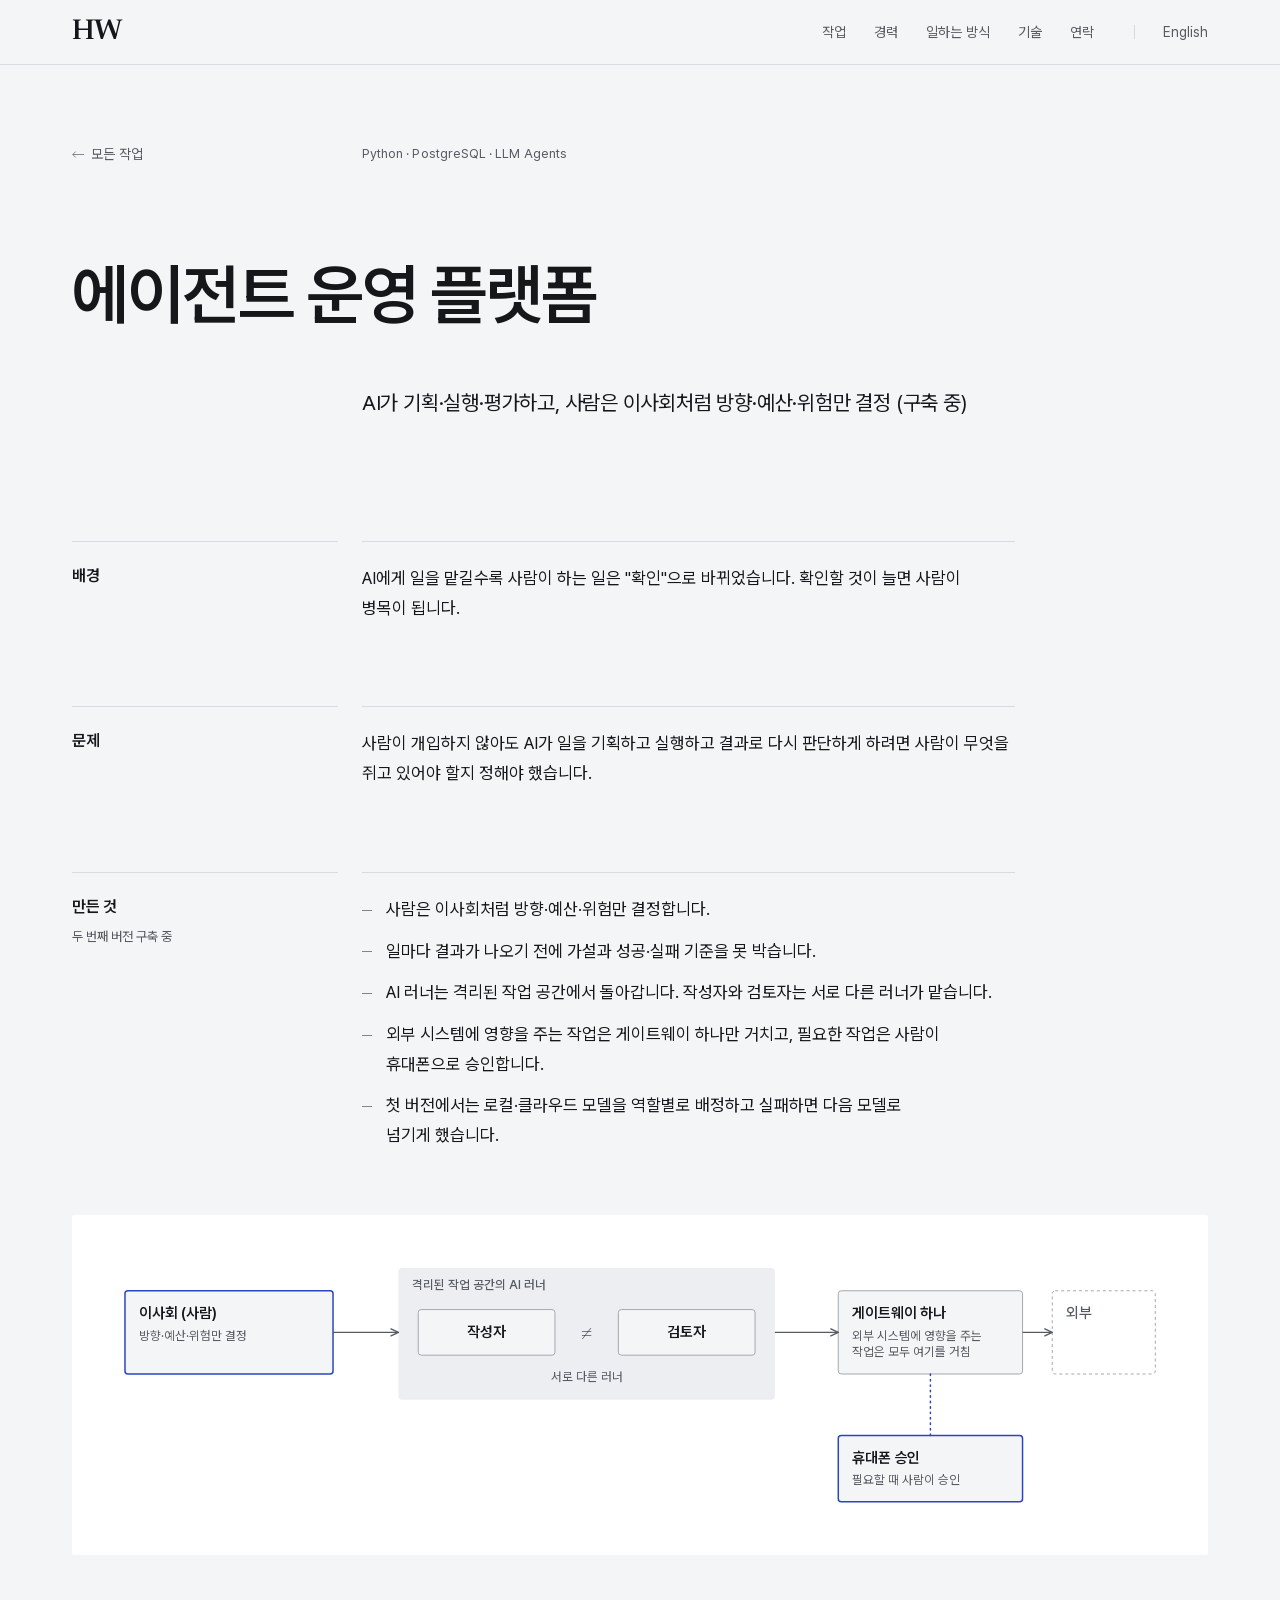
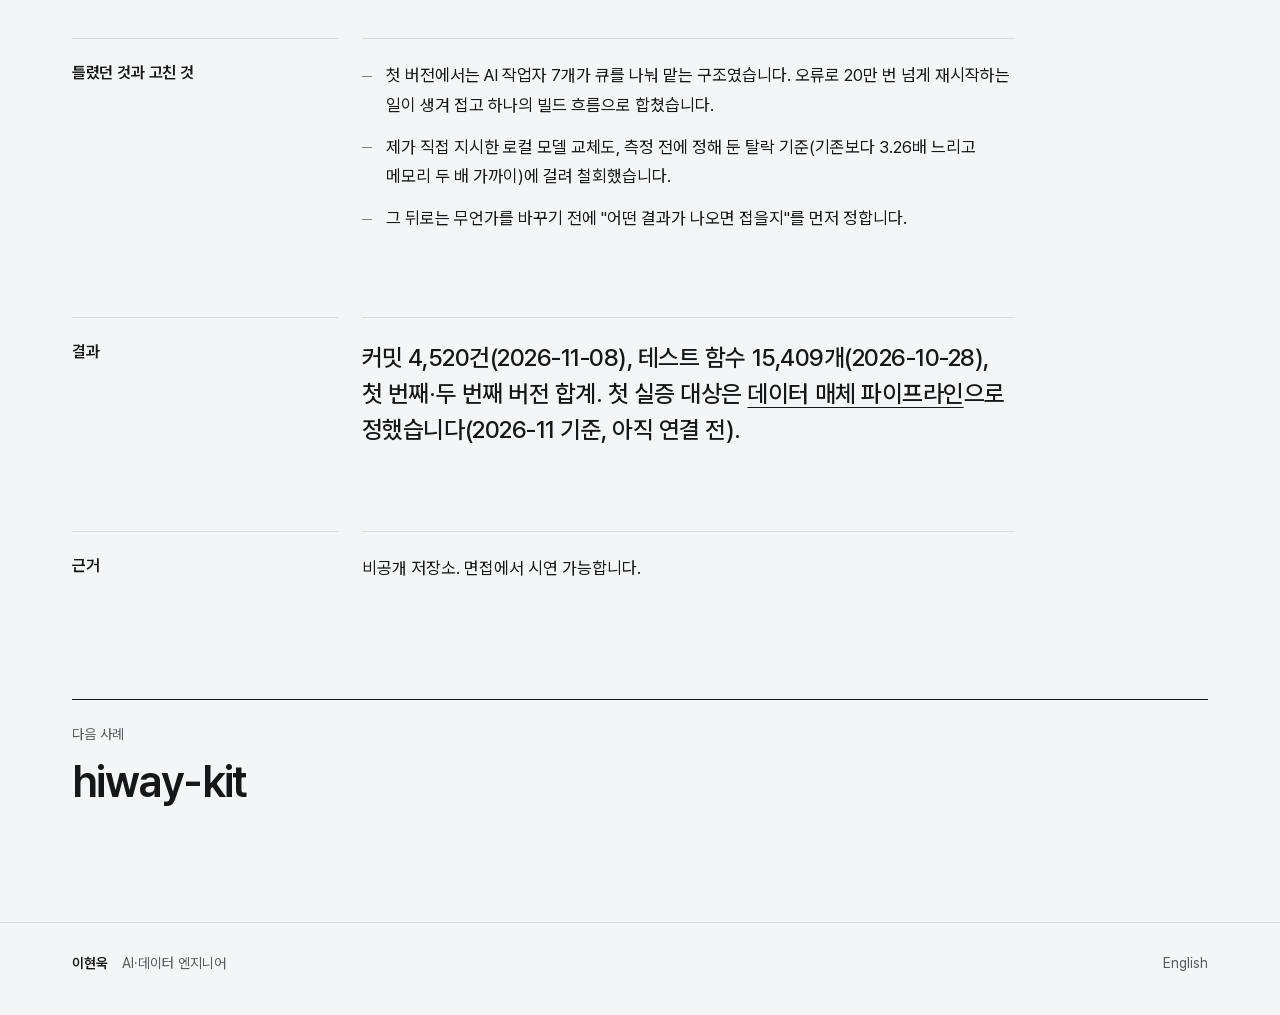
<file: work/olympus/index.html>
<!DOCTYPE html>
<html lang="ko">
<head>
<meta charset="utf-8">
<meta name="viewport" content="width=device-width, initial-scale=1">
<title>에이전트 운영 플랫폼 | 이현욱</title>
<meta name="description" content="AI가 기획·실행·평가하고, 사람은 이사회처럼 방향·예산·위험만 결정 (구축 중)">
<meta name="color-scheme" content="light dark">
<meta name="theme-color" content="#f4f5f6" media="(prefers-color-scheme: light)">
<meta name="theme-color" content="#111315" media="(prefers-color-scheme: dark)">
<meta property="og:type" content="article">
<meta property="og:title" content="에이전트 운영 플랫폼 | 이현욱">
<meta property="og:description" content="AI가 기획·실행·평가하고, 사람은 이사회처럼 방향·예산·위험만 결정 (구축 중)">
<meta property="og:url" content="https://this-hw.github.io/work/olympus/">
<meta property="og:image" content="https://this-hw.github.io/og.png">
<meta property="og:image:width" content="1200">
<meta property="og:image:height" content="630">
<meta property="og:locale" content="ko_KR">
<meta name="twitter:card" content="summary_large_image">
<link rel="canonical" href="https://this-hw.github.io/work/olympus/">
<link rel="alternate" hreflang="ko" href="https://this-hw.github.io/work/olympus/">
<link rel="alternate" hreflang="en" href="https://this-hw.github.io/en/work/olympus/">
<link rel="alternate" hreflang="x-default" href="https://this-hw.github.io/work/olympus/">
<link rel="preload" href="../../assets/fonts/hwsans-var.woff2" as="font" type="font/woff2" crossorigin>
<link rel="preload" href="../../assets/fonts/newsreader-var.woff2" as="font" type="font/woff2" crossorigin>
<link rel="stylesheet" href="../../assets/css/site.css">
<script src="../../assets/js/site.js" defer></script>
</head>
<body class="p-case">
<a class="skip" href="#main">본문으로 건너뛰기</a>
<header class="mast">
  <div class="wrap mast-in">
    <a class="mast-name" href="../../" aria-label="이현욱 — 홈">HW</a>
    <nav class="mast-nav" aria-label="대표 작업"><ul><li><a href="../../#work">작업</a></li><li><a href="../../#career">경력</a></li><li><a href="../../#principles">일하는 방식</a></li><li><a href="../../#stack">기술</a></li><li><a href="../../#contact">연락</a></li></ul></nav>
    <a class="lang" href="../../en/work/olympus/" hreflang="en" lang="en" aria-label="영어로 보기">English</a>
  </div>
</header>
<main id="main">

<article class="case-page">
  <header class="ch wrap">
    <p class="ch-back"><a href="../../#work">모든 작업</a></p>
    <p class="ch-tags tags" lang="en">Python · PostgreSQL · LLM Agents</p>
    <h1 class="ch-t" lang="ko">에이전트 운영 플랫폼</h1>
    <p class="ch-dek">AI가 기획·실행·평가하고, 사람은 이사회처럼 방향·예산·위험만 결정 (구축 중)</p>
  </header>
  <section class="cs wrap" data-reveal><h2 class="cs-h">배경</h2><div class="cs-b"><p>AI에게 일을 맡길수록 사람이 하는 일은 &quot;확인&quot;으로 바뀌었습니다. 확인할 것이 늘면 사람이 병목이 됩니다.</p></div></section><section class="cs wrap" data-reveal><h2 class="cs-h">문제</h2><div class="cs-b"><p>사람이 개입하지 않아도 AI가 일을 기획하고 실행하고 결과로 다시 판단하게 하려면 사람이 무엇을 쥐고 있어야 할지 정해야 했습니다.</p></div></section><section class="cs wrap" data-reveal><h2 class="cs-h">만든 것<span class="cs-note">두 번째 버전 구축 중</span></h2><div class="cs-b"><ul class="bul"><li>사람은 이사회처럼 방향·예산·위험만 결정합니다.</li><li>일마다 결과가 나오기 전에 가설과 성공·실패 기준을 못 박습니다.</li><li>AI 러너는 격리된 작업 공간에서 돌아갑니다. 작성자와 검토자는 서로 다른 러너가 맡습니다.</li><li>외부 시스템에 영향을 주는 작업은 게이트웨이 하나만 거치고, 필요한 작업은 사람이 휴대폰으로 승인합니다.</li><li>첫 버전에서는 로컬·클라우드 모델을 역할별로 배정하고 실패하면 다음 모델로 넘기게 했습니다.</li></ul></div><figure class="dg"><svg class="dg-svg dg-w" viewBox="-2 -2 1044 240" width="1044" height="240" role="img" aria-labelledby="dg-olympus-w-title" focusable="false"><title id="dg-olympus-w-title">에이전트 운영 플랫폼 구조도</title><defs><marker id="dg-olympus-w-ah" viewBox="0 0 10 10" refX="8.5" refY="5" markerWidth="8" markerHeight="8" orient="auto-start-reverse"><path d="M1 1.5 L8.5 5 L1 8.5" class="dg-head"/></marker><marker id="dg-olympus-w-aha" viewBox="0 0 10 10" refX="8.5" refY="5" markerWidth="8" markerHeight="8" orient="auto-start-reverse"><path d="M1 1.5 L8.5 5 L1 8.5" class="dg-head dg-head-acc"/></marker></defs><g class="dg-group"><rect x="276" y="0" width="380" height="133" rx="4"/><text x="290" y="21" class="dg-cap" text-anchor="start">격리된 작업 공간의 AI 러너</text></g><g class="dg-node dg-plain"><rect x="296" y="42" width="138" height="46" rx="3"/><text x="365" y="69.4" class="dg-t" text-anchor="middle">작성자</text></g><g class="dg-node dg-plain"><rect x="498" y="42" width="138" height="46" rx="3"/><text x="567" y="69.4" class="dg-t" text-anchor="middle">검토자</text></g><text x="466" y="72" class="dg-neq" text-anchor="middle">≠</text><text x="466" y="114.24" class="dg-s" text-anchor="middle">서로 다른 러너</text><g class="dg-node dg-accent"><rect x="0" y="23" width="210" height="84" rx="3"/><text x="14" y="50.4" class="dg-t" text-anchor="start">이사회 (사람)</text><text x="14" y="72.24" class="dg-s" text-anchor="start">방향·예산·위험만 결정</text></g><g class="dg-node dg-plain"><rect x="720" y="23" width="186" height="84" rx="3"/><text x="734" y="50.4" class="dg-t" text-anchor="start">게이트웨이 하나</text><text x="734" y="72.24" class="dg-s" text-anchor="start">외부 시스템에 영향을 주는</text><text x="734" y="89.24" class="dg-s" text-anchor="start">작업은 모두 여기를 거침</text></g><g class="dg-node dg-muted"><rect x="936" y="23" width="104" height="84" rx="3"/><text x="950" y="50.4" class="dg-t" text-anchor="start">외부</text></g><path d="M210 65 L276 65" class="dg-e" marker-end="url(#dg-olympus-w-ah)"/><path d="M656 65 L720 65" class="dg-e" marker-end="url(#dg-olympus-w-ah)"/><path d="M906 65 L936 65" class="dg-e" marker-end="url(#dg-olympus-w-ah)"/><g class="dg-node dg-accent"><rect x="720" y="169" width="186" height="67" rx="3"/><text x="734" y="196.4" class="dg-t" text-anchor="start">휴대폰 승인</text><text x="734" y="218.24" class="dg-s" text-anchor="start">필요할 때 사람이 승인</text></g><path d="M813 107 L813 169" class="dg-e dg-e-acc dg-dot-line"/></svg><svg class="dg-svg dg-n" viewBox="-2 -2 344 442" width="344" height="442" role="img" aria-labelledby="dg-olympus-n-title" focusable="false"><title id="dg-olympus-n-title">에이전트 운영 플랫폼 구조도</title><defs><marker id="dg-olympus-n-ah" viewBox="0 0 10 10" refX="8.5" refY="5" markerWidth="8" markerHeight="8" orient="auto-start-reverse"><path d="M1 1.5 L8.5 5 L1 8.5" class="dg-head"/></marker><marker id="dg-olympus-n-aha" viewBox="0 0 10 10" refX="8.5" refY="5" markerWidth="8" markerHeight="8" orient="auto-start-reverse"><path d="M1 1.5 L8.5 5 L1 8.5" class="dg-head dg-head-acc"/></marker></defs><g class="dg-group"><rect x="0" y="103" width="340" height="133" rx="4"/><text x="14" y="124" class="dg-cap" text-anchor="start">격리된 작업 공간의 AI 러너</text></g><g class="dg-node dg-accent"><rect x="0" y="0" width="340" height="67" rx="3"/><text x="14" y="27.4" class="dg-t" text-anchor="start">이사회 (사람)</text><text x="14" y="49.24" class="dg-s" text-anchor="start">방향·예산·위험만 결정</text></g><g class="dg-node dg-plain"><rect x="14" y="145" width="136" height="46" rx="3"/><text x="82" y="172.4" class="dg-t" text-anchor="middle">작성자</text></g><g class="dg-node dg-plain"><rect x="190" y="145" width="136" height="46" rx="3"/><text x="258" y="172.4" class="dg-t" text-anchor="middle">검토자</text></g><text x="170" y="175" class="dg-neq" text-anchor="middle">≠</text><text x="170" y="217.24" class="dg-s" text-anchor="middle">서로 다른 러너</text><path d="M22 67 L22 103" class="dg-e" marker-end="url(#dg-olympus-n-ah)"/><g class="dg-node dg-plain"><rect x="0" y="272" width="190" height="84" rx="3"/><text x="14" y="299.4" class="dg-t" text-anchor="start">게이트웨이 하나</text><text x="14" y="321.24" class="dg-s" text-anchor="start">외부 시스템에 영향을 주는</text><text x="14" y="338.24" class="dg-s" text-anchor="start">작업은 모두 여기를 거침</text></g><g class="dg-node dg-accent"><rect x="214" y="272" width="126" height="84" rx="3"/><text x="228" y="299.4" class="dg-t" text-anchor="start">휴대폰 승인</text><text x="228" y="321.24" class="dg-s" text-anchor="start">필요할 때 사람이</text><text x="228" y="338.24" class="dg-s" text-anchor="start">승인</text></g><path d="M22 236 L22 272" class="dg-e" marker-end="url(#dg-olympus-n-ah)"/><path d="M190 314 L214 314" class="dg-e dg-e-acc dg-dot-line"/><g class="dg-node dg-muted"><rect x="0" y="392" width="190" height="46" rx="3"/><text x="14" y="419.4" class="dg-t" text-anchor="start">외부</text></g><path d="M22 356 L22 392" class="dg-e" marker-end="url(#dg-olympus-n-ah)"/></svg></figure></section><section class="cs wrap" data-reveal><h2 class="cs-h">틀렸던 것과 고친 것</h2><div class="cs-b"><ul class="bul"><li>첫 버전에서는 AI 작업자 7개가 큐를 나눠 맡는 구조였습니다. 오류로 20만 번 넘게 재시작하는 일이 생겨 접고 하나의 빌드 흐름으로 합쳤습니다.</li><li>제가 직접 지시한 로컬 모델 교체도, 측정 전에 정해 둔 탈락 기준(기존보다 3.26배 느리고 메모리 두 배 가까이)에 걸려 철회했습니다.</li><li>그 뒤로는 무언가를 바꾸기 전에 &quot;어떤 결과가 나오면 접을지&quot;를 먼저 정합니다.</li></ul></div></section><section class="cs wrap" data-reveal><h2 class="cs-h">결과</h2><div class="cs-b"><p class="lead">커밋 4,520건(<span class="nw">2026-11-08</span>), 테스트 함수 15,409개(<span class="nw">2026-10-28</span>), 첫 번째·두 번째 버전 합계. 첫 실증 대상은 <a href="../syndicator/">데이터 매체 파이프라인</a>으로 정했습니다(<span class="nw">2026-11</span> 기준, 아직 연결 전).</p></div></section><section class="cs wrap" data-reveal><h2 class="cs-h">근거</h2><div class="cs-b"><p>비공개 저장소. 면접에서 시연 가능합니다.</p></div></section>
  <nav class="nx wrap" aria-label="다음 사례">
    <a href="../hiway-kit/"><span>다음 사례</span><strong lang="en">hiway-kit</strong></a>
  </nav>
</article>

</main>
<footer class="foot">
  <div class="wrap foot-in">
    <p class="foot-name">이현욱<span>AI·데이터 엔지니어</span></p>
    <a class="lang" href="../../en/work/olympus/" hreflang="en" lang="en" aria-label="영어로 보기">English</a>
  </div>
</footer>
</body>
</html>
</file>
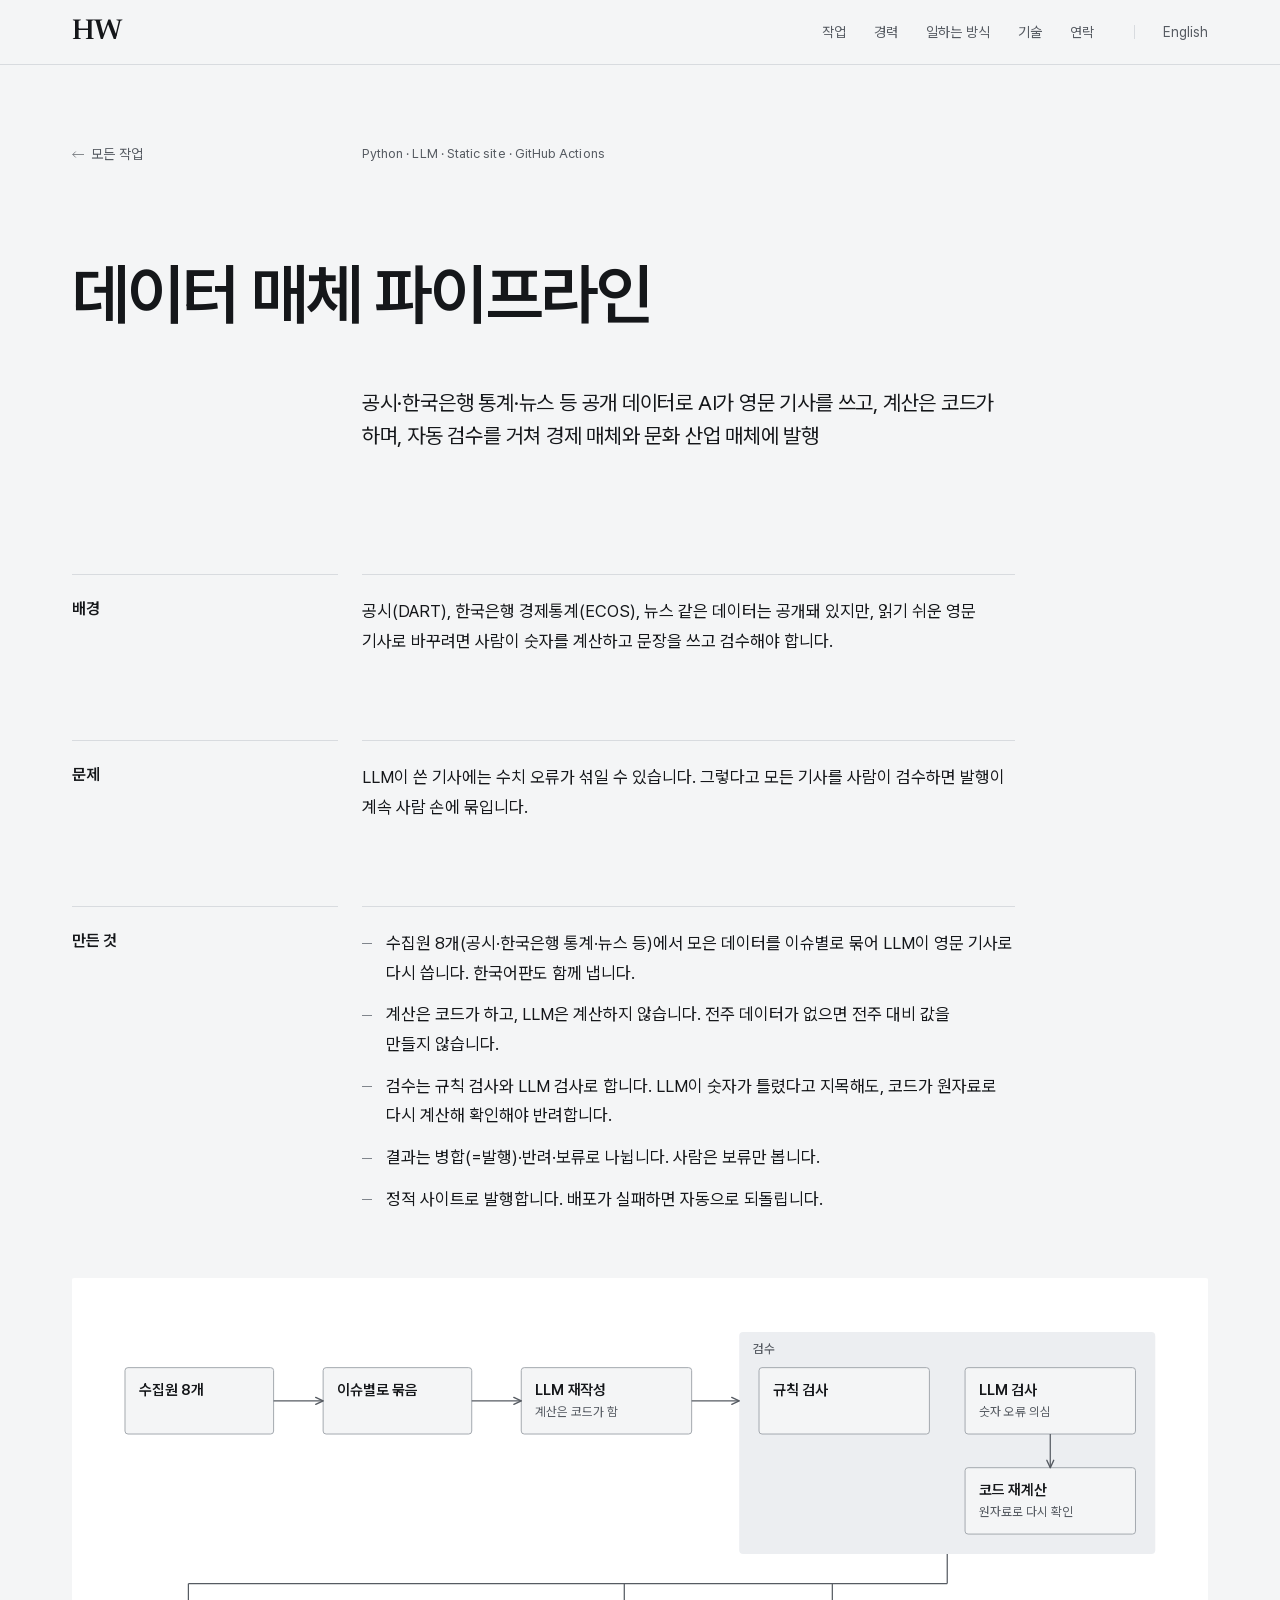
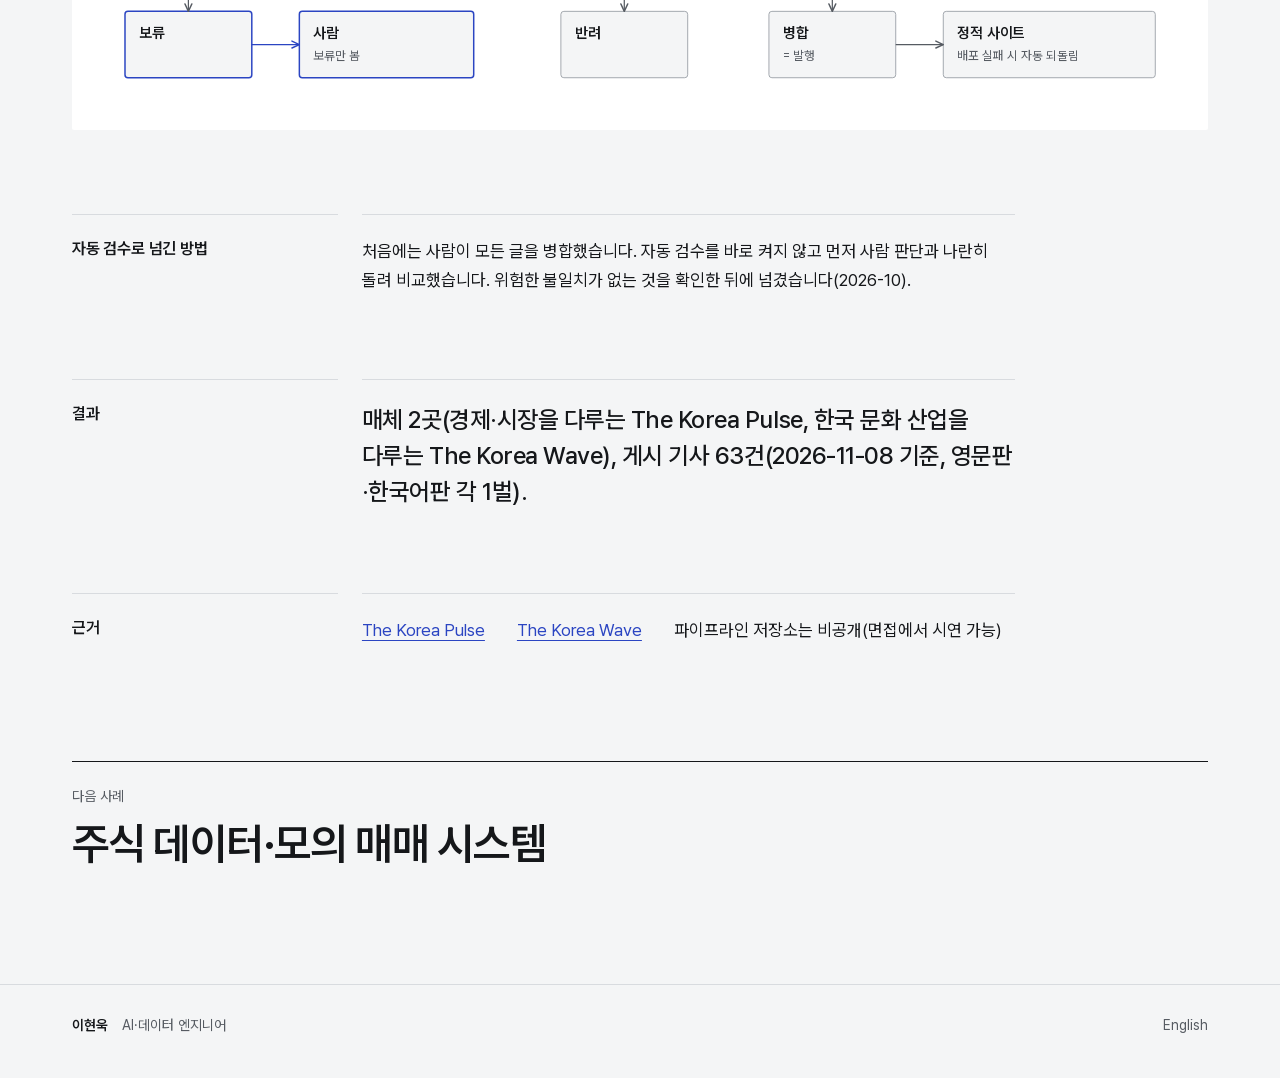
<file: work/syndicator/index.html>
<!DOCTYPE html>
<html lang="ko">
<head>
<meta charset="utf-8">
<meta name="viewport" content="width=device-width, initial-scale=1">
<title>데이터 매체 파이프라인 | 이현욱</title>
<meta name="description" content="공시·한국은행 통계·뉴스 등 공개 데이터로 AI가 영문 기사를 쓰고, 계산은 코드가 하며, 자동 검수를 거쳐 경제 매체와 문화 산업 매체에 발행">
<meta name="color-scheme" content="light dark">
<meta name="theme-color" content="#f4f5f6" media="(prefers-color-scheme: light)">
<meta name="theme-color" content="#111315" media="(prefers-color-scheme: dark)">
<meta property="og:type" content="article">
<meta property="og:title" content="데이터 매체 파이프라인 | 이현욱">
<meta property="og:description" content="공시·한국은행 통계·뉴스 등 공개 데이터로 AI가 영문 기사를 쓰고, 계산은 코드가 하며, 자동 검수를 거쳐 경제 매체와 문화 산업 매체에 발행">
<meta property="og:url" content="https://this-hw.github.io/work/syndicator/">
<meta property="og:image" content="https://this-hw.github.io/og.png">
<meta property="og:image:width" content="1200">
<meta property="og:image:height" content="630">
<meta property="og:locale" content="ko_KR">
<meta name="twitter:card" content="summary_large_image">
<link rel="canonical" href="https://this-hw.github.io/work/syndicator/">
<link rel="alternate" hreflang="ko" href="https://this-hw.github.io/work/syndicator/">
<link rel="alternate" hreflang="en" href="https://this-hw.github.io/en/work/syndicator/">
<link rel="alternate" hreflang="x-default" href="https://this-hw.github.io/work/syndicator/">
<link rel="preload" href="../../assets/fonts/hwsans-var.woff2" as="font" type="font/woff2" crossorigin>
<link rel="preload" href="../../assets/fonts/newsreader-var.woff2" as="font" type="font/woff2" crossorigin>
<link rel="stylesheet" href="../../assets/css/site.css">
<script src="../../assets/js/site.js" defer></script>
</head>
<body class="p-case">
<a class="skip" href="#main">본문으로 건너뛰기</a>
<header class="mast">
  <div class="wrap mast-in">
    <a class="mast-name" href="../../" aria-label="이현욱 — 홈">HW</a>
    <nav class="mast-nav" aria-label="대표 작업"><ul><li><a href="../../#work">작업</a></li><li><a href="../../#career">경력</a></li><li><a href="../../#principles">일하는 방식</a></li><li><a href="../../#stack">기술</a></li><li><a href="../../#contact">연락</a></li></ul></nav>
    <a class="lang" href="../../en/work/syndicator/" hreflang="en" lang="en" aria-label="영어로 보기">English</a>
  </div>
</header>
<main id="main">

<article class="case-page">
  <header class="ch wrap">
    <p class="ch-back"><a href="../../#work">모든 작업</a></p>
    <p class="ch-tags tags" lang="en">Python · LLM · Static site · GitHub Actions</p>
    <h1 class="ch-t" lang="ko">데이터 매체 파이프라인</h1>
    <p class="ch-dek">공시·한국은행 통계·뉴스 등 공개 데이터로 AI가 영문 기사를 쓰고, 계산은 코드가 하며, 자동 검수를 거쳐 경제 매체와 문화 산업 매체에 발행</p>
  </header>
  <section class="cs wrap" data-reveal><h2 class="cs-h">배경</h2><div class="cs-b"><p>공시(DART), 한국은행 경제통계(ECOS), 뉴스 같은 데이터는 공개돼 있지만, 읽기 쉬운 영문 기사로 바꾸려면 사람이 숫자를 계산하고 문장을 쓰고 검수해야 합니다.</p></div></section><section class="cs wrap" data-reveal><h2 class="cs-h">문제</h2><div class="cs-b"><p>LLM이 쓴 기사에는 수치 오류가 섞일 수 있습니다. 그렇다고 모든 기사를 사람이 검수하면 발행이 계속 사람 손에 묶입니다.</p></div></section><section class="cs wrap" data-reveal><h2 class="cs-h">만든 것</h2><div class="cs-b"><ul class="bul"><li>수집원 8개(공시·한국은행 통계·뉴스 등)에서 모은 데이터를 이슈별로 묶어 LLM이 영문 기사로 다시 씁니다. 한국어판도 함께 냅니다.</li><li>계산은 코드가 하고, LLM은 계산하지 않습니다. 전주 데이터가 없으면 전주 대비 값을 만들지 않습니다.</li><li>검수는 규칙 검사와 LLM 검사로 합니다. LLM이 숫자가 틀렸다고 지목해도, 코드가 원자료로 다시 계산해 확인해야 반려합니다.</li><li>결과는 병합(=발행)·반려·보류로 나뉩니다. 사람은 보류만 봅니다.</li><li>정적 사이트로 발행합니다. 배포가 실패하면 자동으로 되돌립니다.</li></ul></div><figure class="dg"><svg class="dg-svg dg-w" viewBox="-2 -2 1044 353" width="1044" height="353" role="img" aria-labelledby="dg-syndicator-w-title" focusable="false"><title id="dg-syndicator-w-title">데이터 매체 파이프라인 구조도</title><defs><marker id="dg-syndicator-w-ah" viewBox="0 0 10 10" refX="8.5" refY="5" markerWidth="8" markerHeight="8" orient="auto-start-reverse"><path d="M1 1.5 L8.5 5 L1 8.5" class="dg-head"/></marker><marker id="dg-syndicator-w-aha" viewBox="0 0 10 10" refX="8.5" refY="5" markerWidth="8" markerHeight="8" orient="auto-start-reverse"><path d="M1 1.5 L8.5 5 L1 8.5" class="dg-head dg-head-acc"/></marker></defs><g class="dg-group"><rect x="620" y="0" width="420" height="224" rx="4"/><text x="634" y="21" class="dg-cap" text-anchor="start">검수</text></g><g class="dg-node dg-plain"><rect x="0" y="36" width="150" height="67" rx="3"/><text x="14" y="63.4" class="dg-t" text-anchor="start">수집원 8개</text></g><g class="dg-node dg-plain"><rect x="200" y="36" width="150" height="67" rx="3"/><text x="214" y="63.4" class="dg-t" text-anchor="start">이슈별로 묶음</text></g><g class="dg-node dg-plain"><rect x="400" y="36" width="172" height="67" rx="3"/><text x="414" y="63.4" class="dg-t" text-anchor="start">LLM 재작성</text><text x="414" y="85.24" class="dg-s" text-anchor="start">계산은 코드가 함</text></g><g class="dg-node dg-plain"><rect x="640" y="36" width="172" height="67" rx="3"/><text x="654" y="63.4" class="dg-t" text-anchor="start">규칙 검사</text></g><g class="dg-node dg-plain"><rect x="848" y="36" width="172" height="67" rx="3"/><text x="862" y="63.4" class="dg-t" text-anchor="start">LLM 검사</text><text x="862" y="85.24" class="dg-s" text-anchor="start">숫자 오류 의심</text></g><g class="dg-node dg-plain"><rect x="848" y="137" width="172" height="67" rx="3"/><text x="862" y="164.4" class="dg-t" text-anchor="start">코드 재계산</text><text x="862" y="186.24" class="dg-s" text-anchor="start">원자료로 다시 확인</text></g><path d="M150 69.5 L200 69.5" class="dg-e" marker-end="url(#dg-syndicator-w-ah)"/><path d="M350 69.5 L400 69.5" class="dg-e" marker-end="url(#dg-syndicator-w-ah)"/><path d="M572 69.5 L620 69.5" class="dg-e" marker-end="url(#dg-syndicator-w-ah)"/><path d="M934 103 L934 137" class="dg-e" marker-end="url(#dg-syndicator-w-ah)"/><path d="M830 224 L830 254" class="dg-e"/><path d="M64 254 L830 254" class="dg-e"/><g class="dg-node dg-accent"><rect x="0" y="282" width="128" height="67" rx="3"/><text x="14" y="309.4" class="dg-t" text-anchor="start">보류</text></g><path d="M64 254 L64 282" class="dg-e" marker-end="url(#dg-syndicator-w-ah)"/><g class="dg-node dg-plain"><rect x="440" y="282" width="128" height="67" rx="3"/><text x="454" y="309.4" class="dg-t" text-anchor="start">반려</text></g><path d="M504 254 L504 282" class="dg-e" marker-end="url(#dg-syndicator-w-ah)"/><g class="dg-node dg-plain"><rect x="650" y="282" width="128" height="67" rx="3"/><text x="664" y="309.4" class="dg-t" text-anchor="start">병합</text><text x="664" y="331.24" class="dg-s" text-anchor="start">= 발행</text></g><path d="M714 254 L714 282" class="dg-e" marker-end="url(#dg-syndicator-w-ah)"/><g class="dg-node dg-accent"><rect x="176" y="282" width="176" height="67" rx="3"/><text x="190" y="309.4" class="dg-t" text-anchor="start">사람</text><text x="190" y="331.24" class="dg-s" text-anchor="start">보류만 봄</text></g><g class="dg-node dg-plain"><rect x="826" y="282" width="214" height="67" rx="3"/><text x="840" y="309.4" class="dg-t" text-anchor="start">정적 사이트</text><text x="840" y="331.24" class="dg-s" text-anchor="start">배포 실패 시 자동 되돌림</text></g><path d="M128 315.5 L176 315.5" class="dg-e dg-e-acc" marker-end="url(#dg-syndicator-w-aha)"/><path d="M778 315.5 L826 315.5" class="dg-e" marker-end="url(#dg-syndicator-w-ah)"/></svg><svg class="dg-svg dg-n" viewBox="-2 -2 344 687" width="344" height="687" role="img" aria-labelledby="dg-syndicator-n-title" focusable="false"><title id="dg-syndicator-n-title">데이터 매체 파이프라인 구조도</title><defs><marker id="dg-syndicator-n-ah" viewBox="0 0 10 10" refX="8.5" refY="5" markerWidth="8" markerHeight="8" orient="auto-start-reverse"><path d="M1 1.5 L8.5 5 L1 8.5" class="dg-head"/></marker><marker id="dg-syndicator-n-aha" viewBox="0 0 10 10" refX="8.5" refY="5" markerWidth="8" markerHeight="8" orient="auto-start-reverse"><path d="M1 1.5 L8.5 5 L1 8.5" class="dg-head dg-head-acc"/></marker></defs><g class="dg-group"><rect x="0" y="255" width="340" height="216" rx="4"/><text x="14" y="276" class="dg-cap" text-anchor="start">검수</text></g><g class="dg-node dg-plain"><rect x="0" y="0" width="340" height="46" rx="3"/><text x="14" y="27.4" class="dg-t" text-anchor="start">수집원 8개</text></g><g class="dg-node dg-plain"><rect x="0" y="76" width="340" height="46" rx="3"/><text x="14" y="103.4" class="dg-t" text-anchor="start">이슈별로 묶음</text></g><g class="dg-node dg-plain"><rect x="0" y="152" width="340" height="67" rx="3"/><text x="14" y="179.4" class="dg-t" text-anchor="start">LLM 재작성</text><text x="14" y="201.24" class="dg-s" text-anchor="start">계산은 코드가 함</text></g><g class="dg-node dg-plain"><rect x="14" y="291" width="150" height="67" rx="3"/><text x="28" y="318.4" class="dg-t" text-anchor="start">규칙 검사</text></g><g class="dg-node dg-plain"><rect x="176" y="291" width="150" height="67" rx="3"/><text x="190" y="318.4" class="dg-t" text-anchor="start">LLM 검사</text><text x="190" y="340.24" class="dg-s" text-anchor="start">숫자 오류 의심</text></g><g class="dg-node dg-plain"><rect x="176" y="388" width="150" height="67" rx="3"/><text x="190" y="415.4" class="dg-t" text-anchor="start">코드 재계산</text><text x="190" y="437.24" class="dg-s" text-anchor="start">원자료로 다시 확인</text></g><path d="M22 46 L22 76" class="dg-e" marker-end="url(#dg-syndicator-n-ah)"/><path d="M22 122 L22 152" class="dg-e" marker-end="url(#dg-syndicator-n-ah)"/><path d="M22 219 L22 255" class="dg-e" marker-end="url(#dg-syndicator-n-ah)"/><path d="M251 358 L251 388" class="dg-e" marker-end="url(#dg-syndicator-n-ah)"/><g class="dg-node dg-accent"><rect x="0" y="519" width="105.333" height="67" rx="3"/><text x="14" y="546.4" class="dg-t" text-anchor="start">보류</text></g><path d="M52.6667 495 L52.6667 519" class="dg-e" marker-end="url(#dg-syndicator-n-ah)"/><g class="dg-node dg-plain"><rect x="117.333" y="519" width="105.333" height="67" rx="3"/><text x="131.333" y="546.4" class="dg-t" text-anchor="start">반려</text></g><path d="M170 495 L170 519" class="dg-e" marker-end="url(#dg-syndicator-n-ah)"/><g class="dg-node dg-plain"><rect x="234.667" y="519" width="105.333" height="67" rx="3"/><text x="248.667" y="546.4" class="dg-t" text-anchor="start">병합</text><text x="248.667" y="568.24" class="dg-s" text-anchor="start">= 발행</text></g><path d="M287.333 495 L287.333 519" class="dg-e" marker-end="url(#dg-syndicator-n-ah)"/><path d="M170 471 L170 495" class="dg-e"/><path d="M52.6667 495 L287.333 495" class="dg-e"/><g class="dg-node dg-accent"><rect x="0" y="616" width="150" height="67" rx="3"/><text x="14" y="643.4" class="dg-t" text-anchor="start">사람</text><text x="14" y="665.24" class="dg-s" text-anchor="start">보류만 봄</text></g><g class="dg-node dg-plain"><rect x="172" y="616" width="168" height="67" rx="3"/><text x="186" y="643.4" class="dg-t" text-anchor="start">정적 사이트</text><text x="186" y="665.24" class="dg-s" text-anchor="start">배포 실패 시 자동 되돌림</text></g><path d="M52.6667 586 L52.6667 616" class="dg-e dg-e-acc" marker-end="url(#dg-syndicator-n-aha)"/><path d="M287.333 586 L287.333 616" class="dg-e" marker-end="url(#dg-syndicator-n-ah)"/></svg></figure></section><section class="cs wrap" data-reveal><h2 class="cs-h">자동 검수로 넘긴 방법</h2><div class="cs-b"><p>처음에는 사람이 모든 글을 병합했습니다. 자동 검수를 바로 켜지 않고 먼저 사람 판단과 나란히 돌려 비교했습니다. 위험한 불일치가 없는 것을 확인한 뒤에 넘겼습니다(<span class="nw">2026-10</span>).</p></div></section><section class="cs wrap" data-reveal><h2 class="cs-h">결과</h2><div class="cs-b"><p class="lead">매체 2곳(경제·시장을 다루는 The Korea Pulse, 한국 문화 산업을 다루는 The Korea Wave), 게시 기사 63건(<span class="nw">2026-11-08</span> 기준, 영문판·한국어판 각 1벌).</p></div></section><section class="cs wrap" data-reveal><h2 class="cs-h">근거</h2><div class="cs-b"><ul class="ev"><li><a href="https://pulse.koreasignals.com/">The Korea Pulse</a></li><li><a href="https://wave.koreasignals.com/">The Korea Wave</a></li><li>파이프라인 저장소는 비공개(면접에서 시연 가능)</li></ul></div></section>
  <nav class="nx wrap" aria-label="다음 사례">
    <a href="../market-data/"><span>다음 사례</span><strong lang="ko">주식 데이터·모의 매매 시스템</strong></a>
  </nav>
</article>

</main>
<footer class="foot">
  <div class="wrap foot-in">
    <p class="foot-name">이현욱<span>AI·데이터 엔지니어</span></p>
    <a class="lang" href="../../en/work/syndicator/" hreflang="en" lang="en" aria-label="영어로 보기">English</a>
  </div>
</footer>
</body>
</html>
</file>
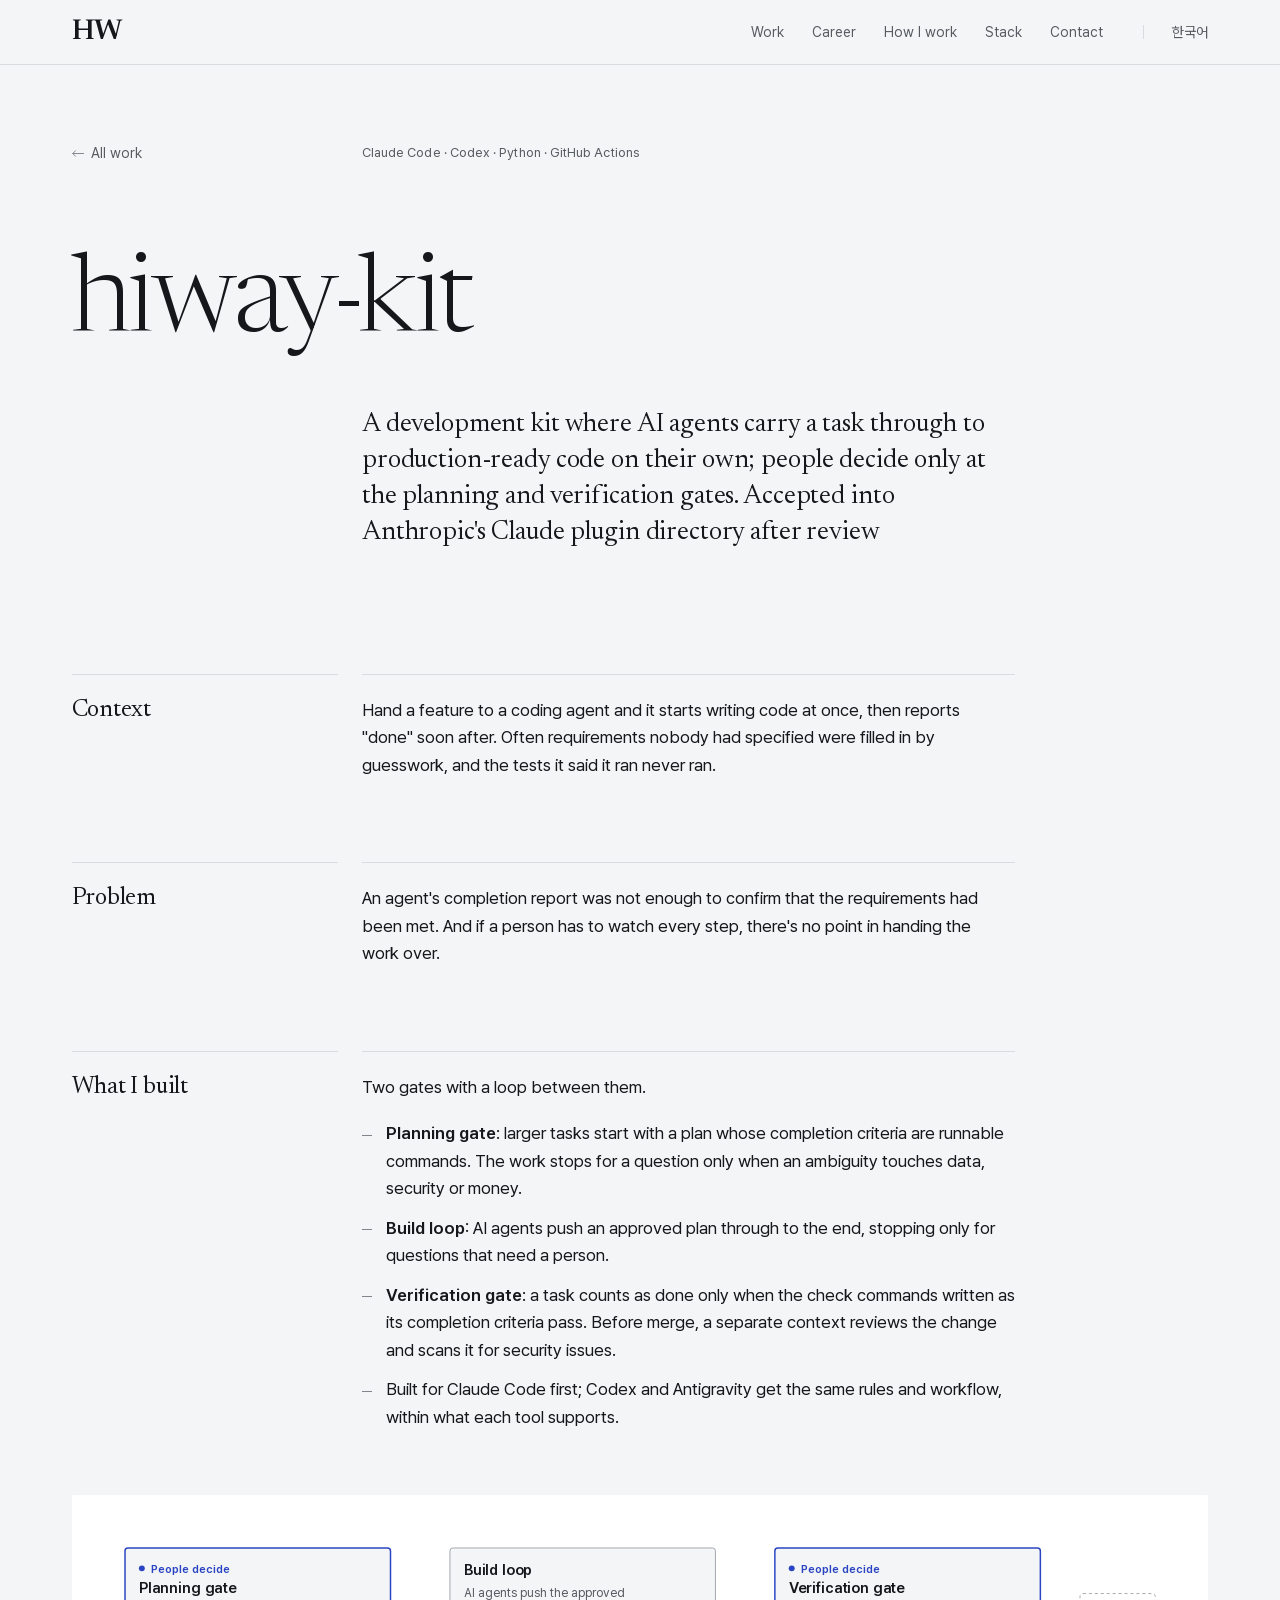
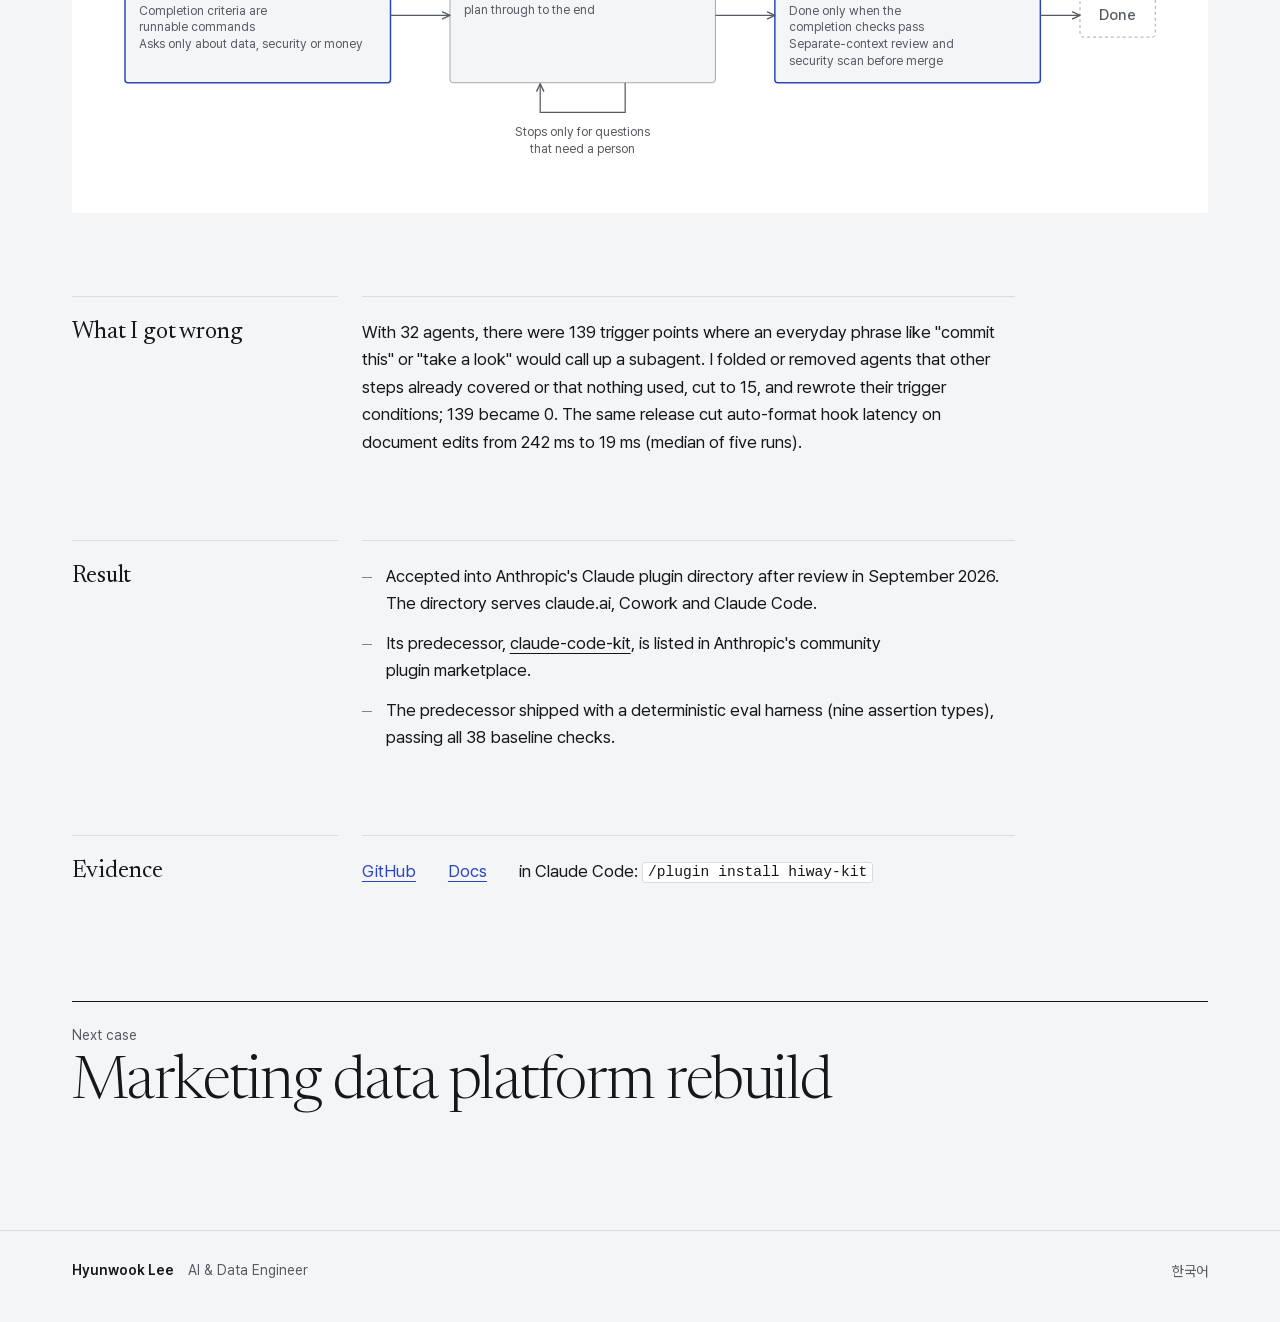
<file: en/work/hiway-kit/index.html>
<!DOCTYPE html>
<html lang="en">
<head>
<meta charset="utf-8">
<meta name="viewport" content="width=device-width, initial-scale=1">
<title>hiway-kit | Hyunwook Lee</title>
<meta name="description" content="A development kit where AI agents carry a task through to production-ready code on their own; people decide only at the planning and verification gates. Accepted into Anthropic&#x27;s Claude plugin directory after review">
<meta name="color-scheme" content="light dark">
<meta name="theme-color" content="#f4f5f6" media="(prefers-color-scheme: light)">
<meta name="theme-color" content="#111315" media="(prefers-color-scheme: dark)">
<meta property="og:type" content="article">
<meta property="og:title" content="hiway-kit | Hyunwook Lee">
<meta property="og:description" content="A development kit where AI agents carry a task through to production-ready code on their own; people decide only at the planning and verification gates. Accepted into Anthropic&#x27;s Claude plugin directory after review">
<meta property="og:url" content="https://this-hw.github.io/en/work/hiway-kit/">
<meta property="og:image" content="https://this-hw.github.io/og-en.png">
<meta property="og:image:width" content="1200">
<meta property="og:image:height" content="630">
<meta property="og:locale" content="en_US">
<meta name="twitter:card" content="summary_large_image">
<link rel="canonical" href="https://this-hw.github.io/en/work/hiway-kit/">
<link rel="alternate" hreflang="ko" href="https://this-hw.github.io/work/hiway-kit/">
<link rel="alternate" hreflang="en" href="https://this-hw.github.io/en/work/hiway-kit/">
<link rel="alternate" hreflang="x-default" href="https://this-hw.github.io/work/hiway-kit/">
<link rel="preload" href="../../../assets/fonts/hwsans-var.woff2" as="font" type="font/woff2" crossorigin>
<link rel="preload" href="../../../assets/fonts/newsreader-var.woff2" as="font" type="font/woff2" crossorigin>
<link rel="stylesheet" href="../../../assets/css/site.css">
<script src="../../../assets/js/site.js" defer></script>
</head>
<body class="p-case">
<a class="skip" href="#main">Skip to content</a>
<header class="mast">
  <div class="wrap mast-in">
    <a class="mast-name" href="../../../en/" aria-label="Hyunwook Lee — Home">HW</a>
    <nav class="mast-nav" aria-label="Selected work"><ul><li><a href="../../../en/#work">Work</a></li><li><a href="../../../en/#career">Career</a></li><li><a href="../../../en/#principles">How I work</a></li><li><a href="../../../en/#stack">Stack</a></li><li><a href="../../../en/#contact">Contact</a></li></ul></nav>
    <a class="lang" href="../../../work/hiway-kit/" hreflang="ko" lang="ko" aria-label="View in Korean">한국어</a>
  </div>
</header>
<main id="main">

<article class="case-page">
  <header class="ch wrap">
    <p class="ch-back"><a href="../../#work">All work</a></p>
    <p class="ch-tags tags" lang="en">Claude Code · Codex · Python · GitHub Actions</p>
    <h1 class="ch-t" lang="en">hiway-kit</h1>
    <p class="ch-dek">A development kit where AI agents carry a task through to <span class="nw">production-ready</span> code on their own; people decide only at the planning and verification gates. Accepted into Anthropic&#x27;s Claude plugin directory after review</p>
  </header>
  <section class="cs wrap" data-reveal><h2 class="cs-h">Context</h2><div class="cs-b"><p>Hand a feature to a coding agent and it starts writing code at once, then reports &quot;done&quot; soon after. Often requirements nobody had specified were filled in by guesswork, and the tests it said it ran never ran.</p></div></section><section class="cs wrap" data-reveal><h2 class="cs-h">Problem</h2><div class="cs-b"><p>An agent&#x27;s completion report was not enough to confirm that the requirements had been met. And if a person has to watch every step, there&#x27;s no point in handing the work over.</p></div></section><section class="cs wrap" data-reveal><h2 class="cs-h">What I built</h2><div class="cs-b"><p>Two gates with a loop between them.</p><ul class="bul"><li><strong>Planning gate</strong>: larger tasks start with a plan whose completion criteria are runnable commands. The work stops for a question only when an ambiguity touches data, security or money.</li><li><strong>Build loop</strong>: AI agents push an approved plan through to the end, stopping only for questions that need a person.</li><li><strong>Verification gate</strong>: a task counts as done only when the check commands written as its completion criteria pass. Before merge, a separate context reviews the change and scans it for security issues.</li><li>Built for Claude Code first; Codex and Antigravity get the same rules and workflow, within what each tool supports.</li></ul></div><figure class="dg"><svg class="dg-svg dg-w" viewBox="-2 -2 1044 217" width="1044" height="217" role="img" aria-labelledby="dg-hiway-kit-w-title" focusable="false"><title id="dg-hiway-kit-w-title">hiway-kit architecture</title><defs><marker id="dg-hiway-kit-w-ah" viewBox="0 0 10 10" refX="8.5" refY="5" markerWidth="8" markerHeight="8" orient="auto-start-reverse"><path d="M1 1.5 L8.5 5 L1 8.5" class="dg-head"/></marker><marker id="dg-hiway-kit-w-aha" viewBox="0 0 10 10" refX="8.5" refY="5" markerWidth="8" markerHeight="8" orient="auto-start-reverse"><path d="M1 1.5 L8.5 5 L1 8.5" class="dg-head dg-head-acc"/></marker></defs><g class="dg-node dg-accent"><rect x="0" y="0" width="268" height="136" rx="3"/><circle cx="17" cy="20.56" r="3" class="dg-dot"/><text x="26" y="24.88" class="dg-tag">People decide</text><text x="14" y="45.4" class="dg-t" text-anchor="start">Planning gate</text><text x="14" y="67.24" class="dg-s" text-anchor="start">Completion criteria are</text><text x="14" y="84.24" class="dg-s" text-anchor="start">runnable commands</text><text x="14" y="101.24" class="dg-s" text-anchor="start">Asks only about data, security or money</text></g><g class="dg-node dg-plain"><rect x="328" y="0" width="268" height="136" rx="3"/><text x="342" y="27.4" class="dg-t" text-anchor="start">Build loop</text><text x="342" y="49.24" class="dg-s" text-anchor="start">AI agents push the approved</text><text x="342" y="66.24" class="dg-s" text-anchor="start">plan through to the end</text></g><g class="dg-node dg-accent"><rect x="656" y="0" width="268" height="136" rx="3"/><circle cx="673" cy="20.56" r="3" class="dg-dot"/><text x="682" y="24.88" class="dg-tag">People decide</text><text x="670" y="45.4" class="dg-t" text-anchor="start">Verification gate</text><text x="670" y="67.24" class="dg-s" text-anchor="start">Done only when the</text><text x="670" y="84.24" class="dg-s" text-anchor="start">completion checks pass</text><text x="670" y="101.24" class="dg-s" text-anchor="start">Separate-context review and</text><text x="670" y="118.24" class="dg-s" text-anchor="start">security scan before merge</text></g><g class="dg-node dg-muted"><rect x="964" y="46" width="76" height="44" rx="3"/><text x="1002" y="72.4" class="dg-t" text-anchor="middle">Done</text></g><path d="M268 68 L328 68" class="dg-e" marker-end="url(#dg-hiway-kit-w-ah)"/><path d="M596 68 L656 68" class="dg-e" marker-end="url(#dg-hiway-kit-w-ah)"/><path d="M924 68 L964 68" class="dg-e" marker-end="url(#dg-hiway-kit-w-ah)"/><path d="M504.88 136 L504.88 166 L419.12 166 L419.12 137" class="dg-e" marker-end="url(#dg-hiway-kit-w-ah)"/><text x="462" y="190" class="dg-s" text-anchor="middle">Stops only for questions</text><text x="462" y="207" class="dg-s" text-anchor="middle">that need a person</text></svg><svg class="dg-svg dg-n" viewBox="-2 -2 344 527" width="344" height="527" role="img" aria-labelledby="dg-hiway-kit-n-title" focusable="false"><title id="dg-hiway-kit-n-title">hiway-kit architecture</title><defs><marker id="dg-hiway-kit-n-ah" viewBox="0 0 10 10" refX="8.5" refY="5" markerWidth="8" markerHeight="8" orient="auto-start-reverse"><path d="M1 1.5 L8.5 5 L1 8.5" class="dg-head"/></marker><marker id="dg-hiway-kit-n-aha" viewBox="0 0 10 10" refX="8.5" refY="5" markerWidth="8" markerHeight="8" orient="auto-start-reverse"><path d="M1 1.5 L8.5 5 L1 8.5" class="dg-head dg-head-acc"/></marker></defs><g class="dg-node dg-accent"><rect x="0" y="0" width="304" height="119" rx="3"/><circle cx="17" cy="20.56" r="3" class="dg-dot"/><text x="26" y="24.88" class="dg-tag">People decide</text><text x="14" y="45.4" class="dg-t" text-anchor="start">Planning gate</text><text x="14" y="67.24" class="dg-s" text-anchor="start">Completion criteria are</text><text x="14" y="84.24" class="dg-s" text-anchor="start">runnable commands</text><text x="14" y="101.24" class="dg-s" text-anchor="start">Asks only about data, security or money</text></g><g class="dg-node dg-plain"><rect x="0" y="159" width="304" height="84" rx="3"/><text x="14" y="186.4" class="dg-t" text-anchor="start">Build loop</text><text x="14" y="208.24" class="dg-s" text-anchor="start">AI agents push the approved</text><text x="14" y="225.24" class="dg-s" text-anchor="start">plan through to the end</text></g><g class="dg-node dg-accent"><rect x="0" y="307" width="304" height="136" rx="3"/><circle cx="17" cy="327.56" r="3" class="dg-dot"/><text x="26" y="331.88" class="dg-tag">People decide</text><text x="14" y="352.4" class="dg-t" text-anchor="start">Verification gate</text><text x="14" y="374.24" class="dg-s" text-anchor="start">Done only when the</text><text x="14" y="391.24" class="dg-s" text-anchor="start">completion checks pass</text><text x="14" y="408.24" class="dg-s" text-anchor="start">Separate-context review and</text><text x="14" y="425.24" class="dg-s" text-anchor="start">security scan before merge</text></g><g class="dg-node dg-muted"><rect x="0" y="483" width="76" height="40" rx="3"/><text x="38" y="507.4" class="dg-t" text-anchor="middle">Done</text></g><path d="M22 119 L22 159" class="dg-e" marker-end="url(#dg-hiway-kit-n-ah)"/><path d="M22 243 L22 307" class="dg-e" marker-end="url(#dg-hiway-kit-n-ah)"/><path d="M22 443 L22 483" class="dg-e" marker-end="url(#dg-hiway-kit-n-ah)"/><path d="M304 184.2 L330 184.2 L330 217.8 L305 217.8" class="dg-e" marker-end="url(#dg-hiway-kit-n-ah)"/><text x="38" y="270.24" class="dg-s" text-anchor="start">Stops only for questions</text><text x="38" y="287.24" class="dg-s" text-anchor="start">that need a person</text></svg></figure></section><section class="cs wrap" data-reveal><h2 class="cs-h">What I got wrong</h2><div class="cs-b"><p>With 32 agents, there were 139 trigger points where an everyday phrase like &quot;commit this&quot; or &quot;take a look&quot; would call up a subagent. I folded or removed agents that other steps already covered or that nothing used, cut to 15, and rewrote their trigger conditions; 139 became 0. The same release cut <span class="nw">auto-format</span> hook latency on document edits from 242 ms to 19 ms (median of five runs).</p></div></section><section class="cs wrap" data-reveal><h2 class="cs-h">Result</h2><div class="cs-b"><ul class="bul"><li>Accepted into Anthropic&#x27;s Claude plugin directory after review in September 2026. The directory serves claude.ai, Cowork and Claude Code.</li><li>Its predecessor, <a href="https://github.com/This-HW/claude-code-kit"><span class="nw">claude-code-kit</span></a>, is listed in Anthropic&#x27;s community plugin marketplace.</li><li>The predecessor shipped with a deterministic eval harness (nine assertion types), passing all 38 baseline checks.</li></ul></div></section><section class="cs wrap" data-reveal><h2 class="cs-h">Evidence</h2><div class="cs-b"><ul class="ev"><li><a href="https://github.com/This-HW/hiway-kit">GitHub</a></li><li><a href="https://hiway.thishw.com/">Docs</a></li><li>in Claude Code: <code>/plugin install hiway-kit</code></li></ul></div></section>
  <nav class="nx wrap" aria-label="Next case">
    <a href="../mdp/"><span>Next case</span><strong lang="en">Marketing data platform rebuild</strong></a>
  </nav>
</article>

</main>
<footer class="foot">
  <div class="wrap foot-in">
    <p class="foot-name">Hyunwook Lee<span>AI &amp; Data Engineer</span></p>
    <a class="lang" href="../../../work/hiway-kit/" hreflang="ko" lang="ko" aria-label="View in Korean">한국어</a>
  </div>
</footer>
</body>
</html>
</file>
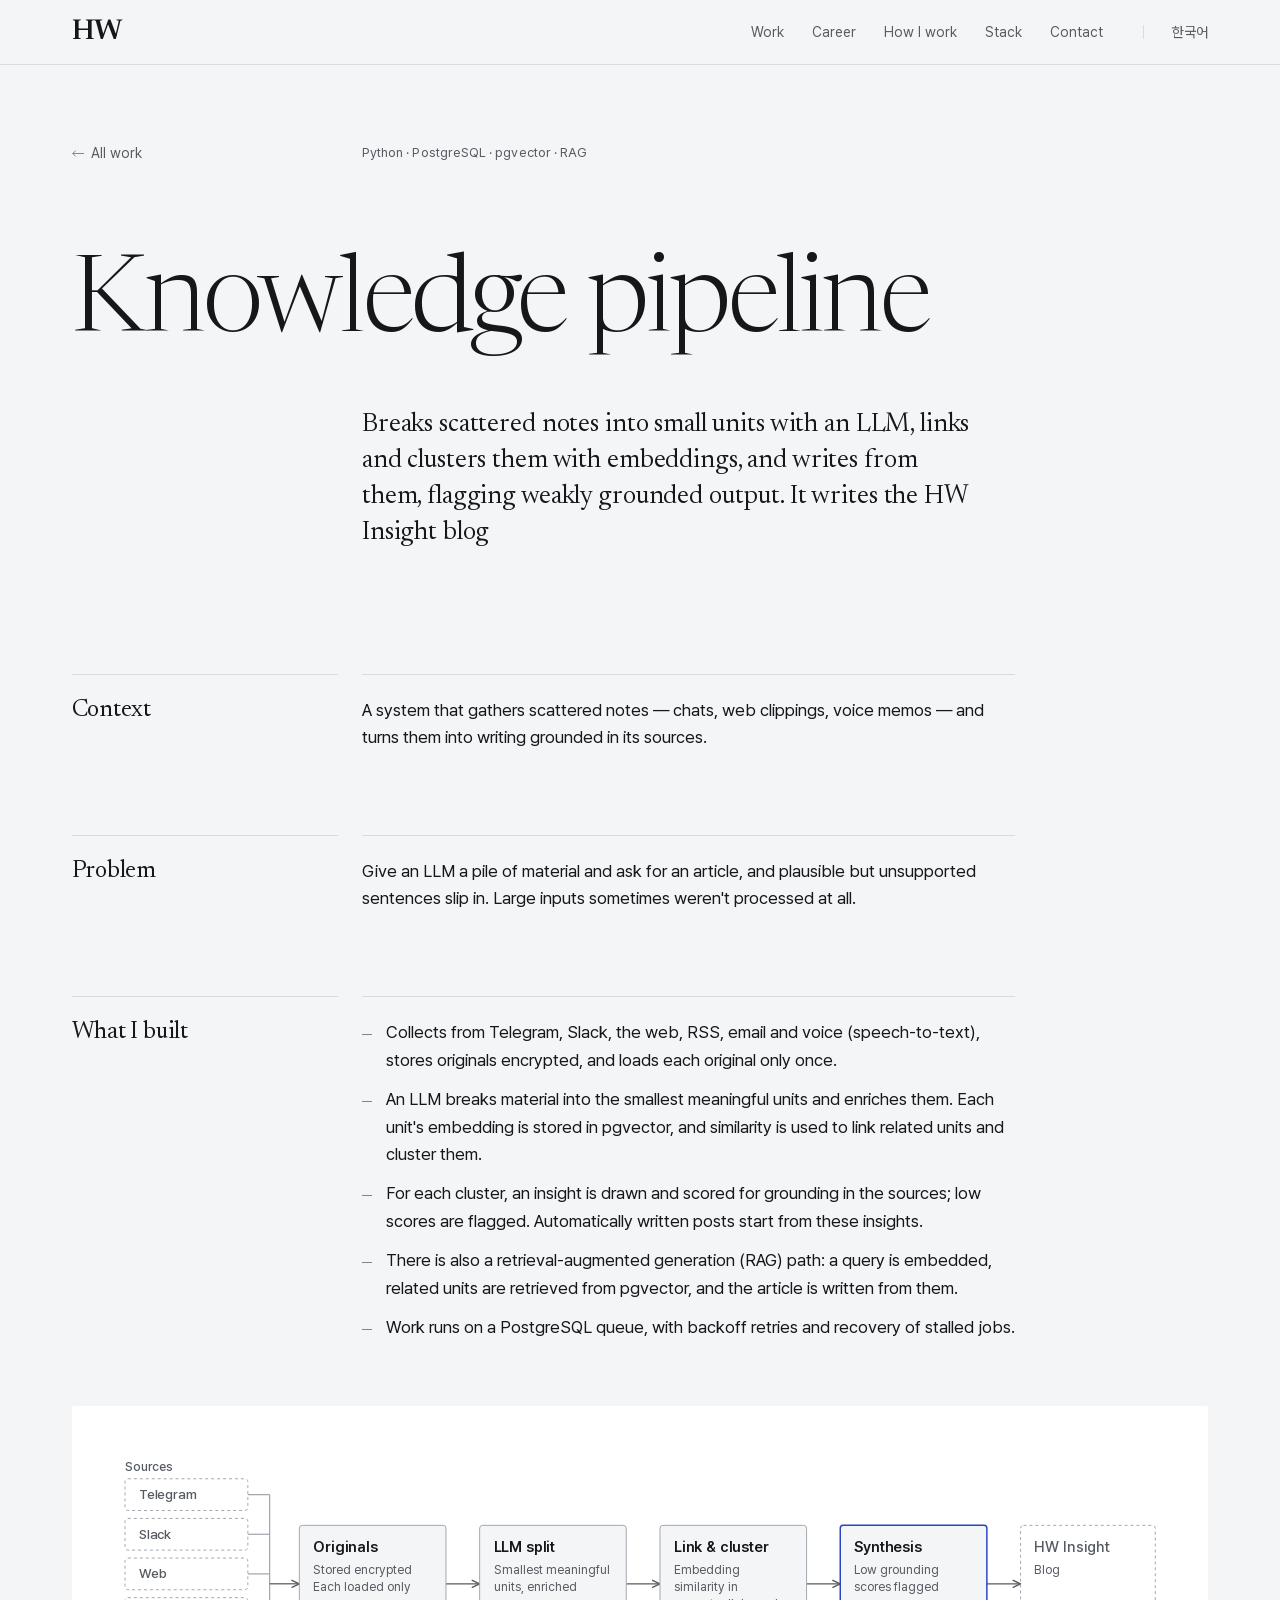
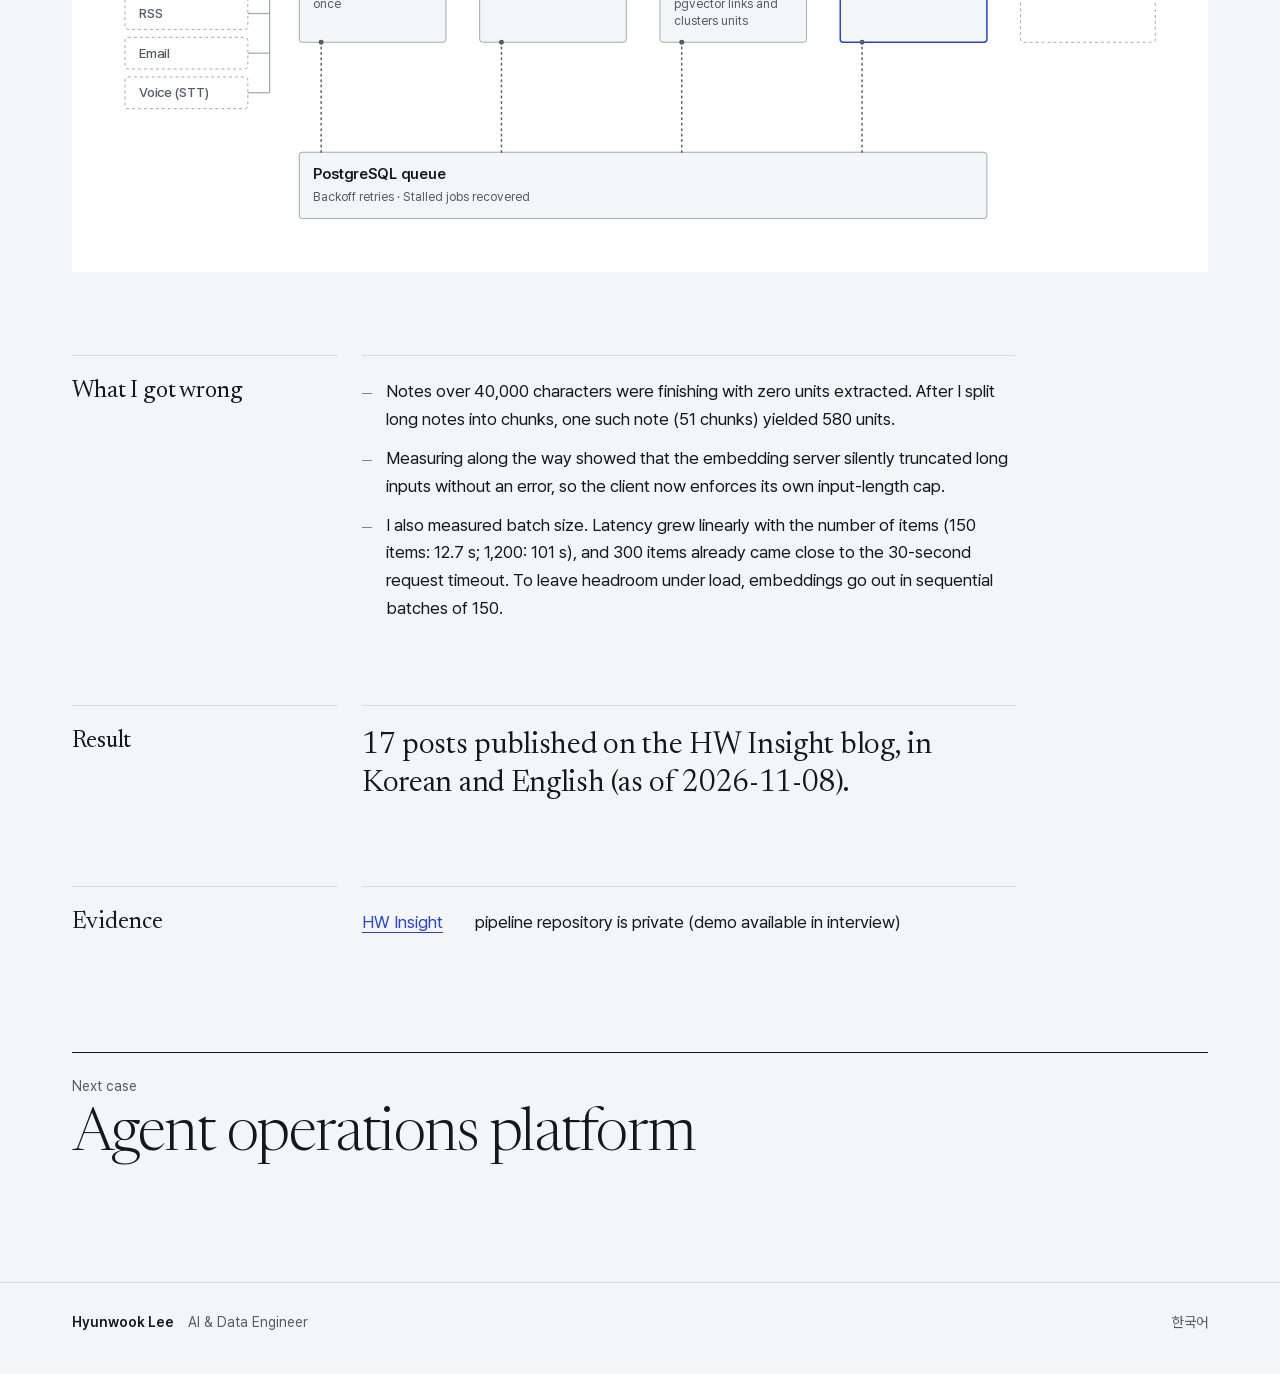
<file: en/work/knowledge-pipeline/index.html>
<!DOCTYPE html>
<html lang="en">
<head>
<meta charset="utf-8">
<meta name="viewport" content="width=device-width, initial-scale=1">
<title>Knowledge pipeline | Hyunwook Lee</title>
<meta name="description" content="Breaks scattered notes into small units with an LLM, links and clusters them with embeddings, and writes from them, flagging weakly grounded output. It writes the HW Insight blog">
<meta name="color-scheme" content="light dark">
<meta name="theme-color" content="#f4f5f6" media="(prefers-color-scheme: light)">
<meta name="theme-color" content="#111315" media="(prefers-color-scheme: dark)">
<meta property="og:type" content="article">
<meta property="og:title" content="Knowledge pipeline | Hyunwook Lee">
<meta property="og:description" content="Breaks scattered notes into small units with an LLM, links and clusters them with embeddings, and writes from them, flagging weakly grounded output. It writes the HW Insight blog">
<meta property="og:url" content="https://this-hw.github.io/en/work/knowledge-pipeline/">
<meta property="og:image" content="https://this-hw.github.io/og-en.png">
<meta property="og:image:width" content="1200">
<meta property="og:image:height" content="630">
<meta property="og:locale" content="en_US">
<meta name="twitter:card" content="summary_large_image">
<link rel="canonical" href="https://this-hw.github.io/en/work/knowledge-pipeline/">
<link rel="alternate" hreflang="ko" href="https://this-hw.github.io/work/knowledge-pipeline/">
<link rel="alternate" hreflang="en" href="https://this-hw.github.io/en/work/knowledge-pipeline/">
<link rel="alternate" hreflang="x-default" href="https://this-hw.github.io/work/knowledge-pipeline/">
<link rel="preload" href="../../../assets/fonts/hwsans-var.woff2" as="font" type="font/woff2" crossorigin>
<link rel="preload" href="../../../assets/fonts/newsreader-var.woff2" as="font" type="font/woff2" crossorigin>
<link rel="stylesheet" href="../../../assets/css/site.css">
<script src="../../../assets/js/site.js" defer></script>
</head>
<body class="p-case">
<a class="skip" href="#main">Skip to content</a>
<header class="mast">
  <div class="wrap mast-in">
    <a class="mast-name" href="../../../en/" aria-label="Hyunwook Lee — Home">HW</a>
    <nav class="mast-nav" aria-label="Selected work"><ul><li><a href="../../../en/#work">Work</a></li><li><a href="../../../en/#career">Career</a></li><li><a href="../../../en/#principles">How I work</a></li><li><a href="../../../en/#stack">Stack</a></li><li><a href="../../../en/#contact">Contact</a></li></ul></nav>
    <a class="lang" href="../../../work/knowledge-pipeline/" hreflang="ko" lang="ko" aria-label="View in Korean">한국어</a>
  </div>
</header>
<main id="main">

<article class="case-page">
  <header class="ch wrap">
    <p class="ch-back"><a href="../../#work">All work</a></p>
    <p class="ch-tags tags" lang="en">Python · PostgreSQL · pgvector · RAG</p>
    <h1 class="ch-t" lang="en">Knowledge pipeline</h1>
    <p class="ch-dek">Breaks scattered notes into small units with an LLM, links and clusters them with embeddings, and writes from them, flagging weakly grounded output. It writes the HW Insight blog</p>
  </header>
  <section class="cs wrap" data-reveal><h2 class="cs-h">Context</h2><div class="cs-b"><p>A system that gathers scattered notes — chats, web clippings, voice memos — and turns them into writing grounded in its sources.</p></div></section><section class="cs wrap" data-reveal><h2 class="cs-h">Problem</h2><div class="cs-b"><p>Give an LLM a pile of material and ask for an article, and plausible but unsupported sentences slip in. Large inputs sometimes weren&#x27;t processed at all.</p></div></section><section class="cs wrap" data-reveal><h2 class="cs-h">What I built</h2><div class="cs-b"><ul class="bul"><li>Collects from Telegram, Slack, the web, RSS, email and voice (<span class="nw">speech-to-text</span>), stores originals encrypted, and loads each original only once.</li><li>An LLM breaks material into the smallest meaningful units and enriches them. Each unit&#x27;s embedding is stored in pgvector, and similarity is used to link related units and cluster them.</li><li>For each cluster, an insight is drawn and scored for grounding in the sources; low scores are flagged. Automatically written posts start from these insights.</li><li>There is also a <span class="nw">retrieval-augmented</span> generation (RAG) path: a query is embedded, related units are retrieved from pgvector, and the article is written from them.</li><li>Work runs on a PostgreSQL queue, with backoff retries and recovery of stalled jobs.</li></ul></div><figure class="dg"><svg class="dg-svg dg-w" viewBox="-2 -2 1044 367" width="1044" height="367" role="img" aria-labelledby="dg-knowledge-pipeline-w-title" focusable="false"><title id="dg-knowledge-pipeline-w-title">Knowledge pipeline architecture</title><defs><marker id="dg-knowledge-pipeline-w-ah" viewBox="0 0 10 10" refX="8.5" refY="5" markerWidth="8" markerHeight="8" orient="auto-start-reverse"><path d="M1 1.5 L8.5 5 L1 8.5" class="dg-head"/></marker><marker id="dg-knowledge-pipeline-w-aha" viewBox="0 0 10 10" refX="8.5" refY="5" markerWidth="8" markerHeight="8" orient="auto-start-reverse"><path d="M1 1.5 L8.5 5 L1 8.5" class="dg-head dg-head-acc"/></marker></defs><text x="0" y="12" class="dg-cap" text-anchor="start">Sources</text><g class="dg-node dg-muted"><rect x="0" y="20" width="124" height="32" rx="3"/><text x="14" y="40.5" class="dg-t dg-t-sm">Telegram</text></g><path d="M124 36 L146 36" class="dg-e dg-e-soft"/><g class="dg-node dg-muted"><rect x="0" y="60" width="124" height="32" rx="3"/><text x="14" y="80.5" class="dg-t dg-t-sm">Slack</text></g><path d="M124 76 L146 76" class="dg-e dg-e-soft"/><g class="dg-node dg-muted"><rect x="0" y="100" width="124" height="32" rx="3"/><text x="14" y="120.5" class="dg-t dg-t-sm">Web</text></g><path d="M124 116 L146 116" class="dg-e dg-e-soft"/><g class="dg-node dg-muted"><rect x="0" y="140" width="124" height="32" rx="3"/><text x="14" y="160.5" class="dg-t dg-t-sm">RSS</text></g><path d="M124 156 L146 156" class="dg-e dg-e-soft"/><g class="dg-node dg-muted"><rect x="0" y="180" width="124" height="32" rx="3"/><text x="14" y="200.5" class="dg-t dg-t-sm">Email</text></g><path d="M124 196 L146 196" class="dg-e dg-e-soft"/><g class="dg-node dg-muted"><rect x="0" y="220" width="124" height="32" rx="3"/><text x="14" y="240.5" class="dg-t dg-t-sm">Voice (STT)</text></g><path d="M124 236 L146 236" class="dg-e dg-e-soft"/><path d="M146 36 L146 236" class="dg-e dg-e-soft"/><path d="M146 126 L176 126" class="dg-e" marker-end="url(#dg-knowledge-pipeline-w-ah)"/><path d="M324 126 L358 126" class="dg-e" marker-end="url(#dg-knowledge-pipeline-w-ah)"/><path d="M506 126 L540 126" class="dg-e" marker-end="url(#dg-knowledge-pipeline-w-ah)"/><path d="M688 126 L722 126" class="dg-e" marker-end="url(#dg-knowledge-pipeline-w-ah)"/><path d="M870 126 L904 126" class="dg-e" marker-end="url(#dg-knowledge-pipeline-w-ah)"/><g class="dg-node dg-plain"><rect x="176" y="67" width="148" height="118" rx="3"/><text x="190" y="94.4" class="dg-t" text-anchor="start">Originals</text><text x="190" y="116.24" class="dg-s" text-anchor="start">Stored encrypted</text><text x="190" y="133.24" class="dg-s" text-anchor="start">Each loaded only</text><text x="190" y="150.24" class="dg-s" text-anchor="start">once</text></g><g class="dg-node dg-plain"><rect x="358" y="67" width="148" height="118" rx="3"/><text x="372" y="94.4" class="dg-t" text-anchor="start">LLM split</text><text x="372" y="116.24" class="dg-s" text-anchor="start">Smallest meaningful</text><text x="372" y="133.24" class="dg-s" text-anchor="start">units, enriched</text></g><g class="dg-node dg-plain"><rect x="540" y="67" width="148" height="118" rx="3"/><text x="554" y="94.4" class="dg-t" text-anchor="start">Link &amp; cluster</text><text x="554" y="116.24" class="dg-s" text-anchor="start">Embedding</text><text x="554" y="133.24" class="dg-s" text-anchor="start">similarity in</text><text x="554" y="150.24" class="dg-s" text-anchor="start">pgvector links and</text><text x="554" y="167.24" class="dg-s" text-anchor="start">clusters units</text></g><g class="dg-node dg-accent"><rect x="722" y="67" width="148" height="118" rx="3"/><text x="736" y="94.4" class="dg-t" text-anchor="start">Synthesis</text><text x="736" y="116.24" class="dg-s" text-anchor="start">Low grounding</text><text x="736" y="133.24" class="dg-s" text-anchor="start">scores flagged</text></g><g class="dg-node dg-muted"><rect x="904" y="67" width="136" height="118" rx="3"/><text x="918" y="94.4" class="dg-t" text-anchor="start">HW Insight</text><text x="918" y="116.24" class="dg-s" text-anchor="start">Blog</text></g><g class="dg-node dg-plain"><rect x="176" y="296" width="694" height="67" rx="3"/><text x="190" y="323.4" class="dg-t" text-anchor="start">PostgreSQL queue</text><text x="190" y="345.24" class="dg-s" text-anchor="start">Backoff retries · Stalled jobs recovered</text></g><path d="M198 296 L198 185" class="dg-e dg-dot-line"/><circle cx="198" cy="185" r="2.5" class="dg-dot-n"/><path d="M380 296 L380 185" class="dg-e dg-dot-line"/><circle cx="380" cy="185" r="2.5" class="dg-dot-n"/><path d="M562 296 L562 185" class="dg-e dg-dot-line"/><circle cx="562" cy="185" r="2.5" class="dg-dot-n"/><path d="M744 296 L744 185" class="dg-e dg-dot-line"/><circle cx="744" cy="185" r="2.5" class="dg-dot-n"/></svg><svg class="dg-svg dg-n" viewBox="-2 -2 344 819" width="344" height="819" role="img" aria-labelledby="dg-knowledge-pipeline-n-title" focusable="false"><title id="dg-knowledge-pipeline-n-title">Knowledge pipeline architecture</title><defs><marker id="dg-knowledge-pipeline-n-ah" viewBox="0 0 10 10" refX="8.5" refY="5" markerWidth="8" markerHeight="8" orient="auto-start-reverse"><path d="M1 1.5 L8.5 5 L1 8.5" class="dg-head"/></marker><marker id="dg-knowledge-pipeline-n-aha" viewBox="0 0 10 10" refX="8.5" refY="5" markerWidth="8" markerHeight="8" orient="auto-start-reverse"><path d="M1 1.5 L8.5 5 L1 8.5" class="dg-head dg-head-acc"/></marker></defs><g class="dg-group"><rect x="0" y="0" width="340" height="168" rx="4"/><text x="14" y="21" class="dg-cap" text-anchor="start">Sources</text></g><g class="dg-node dg-muted"><rect x="14" y="38" width="148" height="32" rx="3"/><text x="26" y="58.5" class="dg-t dg-t-sm">Telegram</text></g><g class="dg-node dg-muted"><rect x="178" y="38" width="148" height="32" rx="3"/><text x="190" y="58.5" class="dg-t dg-t-sm">Slack</text></g><g class="dg-node dg-muted"><rect x="14" y="80" width="148" height="32" rx="3"/><text x="26" y="100.5" class="dg-t dg-t-sm">Web</text></g><g class="dg-node dg-muted"><rect x="178" y="80" width="148" height="32" rx="3"/><text x="190" y="100.5" class="dg-t dg-t-sm">RSS</text></g><g class="dg-node dg-muted"><rect x="14" y="122" width="148" height="32" rx="3"/><text x="26" y="142.5" class="dg-t dg-t-sm">Email</text></g><g class="dg-node dg-muted"><rect x="178" y="122" width="148" height="32" rx="3"/><text x="190" y="142.5" class="dg-t dg-t-sm">Voice (STT)</text></g><path d="M22 168 L22 202" class="dg-e" marker-end="url(#dg-knowledge-pipeline-n-ah)"/><path d="M22 286 L22 316" class="dg-e" marker-end="url(#dg-knowledge-pipeline-n-ah)"/><path d="M22 383 L22 413" class="dg-e" marker-end="url(#dg-knowledge-pipeline-n-ah)"/><path d="M22 497 L22 527" class="dg-e" marker-end="url(#dg-knowledge-pipeline-n-ah)"/><path d="M22 594 L22 624" class="dg-e" marker-end="url(#dg-knowledge-pipeline-n-ah)"/><g class="dg-node dg-plain"><rect x="0" y="202" width="284" height="84" rx="3"/><text x="14" y="229.4" class="dg-t" text-anchor="start">Originals</text><text x="14" y="251.24" class="dg-s" text-anchor="start">Stored encrypted</text><text x="14" y="268.24" class="dg-s" text-anchor="start">Each loaded only once</text></g><g class="dg-node dg-plain"><rect x="0" y="316" width="284" height="67" rx="3"/><text x="14" y="343.4" class="dg-t" text-anchor="start">LLM split</text><text x="14" y="365.24" class="dg-s" text-anchor="start">Smallest meaningful units, enriched</text></g><g class="dg-node dg-plain"><rect x="0" y="413" width="284" height="84" rx="3"/><text x="14" y="440.4" class="dg-t" text-anchor="start">Link &amp; cluster</text><text x="14" y="462.24" class="dg-s" text-anchor="start">Embedding similarity in pgvector links and</text><text x="14" y="479.24" class="dg-s" text-anchor="start">clusters units</text></g><g class="dg-node dg-accent"><rect x="0" y="527" width="284" height="67" rx="3"/><text x="14" y="554.4" class="dg-t" text-anchor="start">Synthesis</text><text x="14" y="576.24" class="dg-s" text-anchor="start">Low grounding scores flagged</text></g><g class="dg-node dg-muted"><rect x="0" y="624" width="284" height="67" rx="3"/><text x="14" y="651.4" class="dg-t" text-anchor="start">HW Insight</text><text x="14" y="673.24" class="dg-s" text-anchor="start">Blog</text></g><path d="M326 244 L326 731" class="dg-e dg-dot-line"/><path d="M284 244 L326 244" class="dg-e dg-dot-line"/><circle cx="284" cy="244" r="2.5" class="dg-dot-n"/><path d="M284 349.5 L326 349.5" class="dg-e dg-dot-line"/><circle cx="284" cy="349.5" r="2.5" class="dg-dot-n"/><path d="M284 455 L326 455" class="dg-e dg-dot-line"/><circle cx="284" cy="455" r="2.5" class="dg-dot-n"/><path d="M284 560.5 L326 560.5" class="dg-e dg-dot-line"/><circle cx="284" cy="560.5" r="2.5" class="dg-dot-n"/><g class="dg-node dg-plain"><rect x="0" y="731" width="340" height="84" rx="3"/><text x="14" y="758.4" class="dg-t" text-anchor="start">PostgreSQL queue</text><text x="14" y="780.24" class="dg-s" text-anchor="start">Backoff retries</text><text x="14" y="797.24" class="dg-s" text-anchor="start">Stalled jobs recovered</text></g></svg></figure></section><section class="cs wrap" data-reveal><h2 class="cs-h">What I got wrong</h2><div class="cs-b"><ul class="bul"><li>Notes over 40,000 characters were finishing with zero units extracted. After I split long notes into chunks, one such note (51 chunks) yielded 580 units.</li><li>Measuring along the way showed that the embedding server silently truncated long inputs without an error, so the client now enforces its own <span class="nw">input-length</span> cap.</li><li>I also measured batch size. Latency grew linearly with the number of items (150 items: 12.7 s; 1,200: 101 s), and 300 items already came close to the 30-second request timeout. To leave headroom under load, embeddings go out in sequential batches of 150.</li></ul></div></section><section class="cs wrap" data-reveal><h2 class="cs-h">Result</h2><div class="cs-b"><p class="lead">17 posts published on the HW Insight blog, in Korean and English (as of <span class="nw">2026-11-08</span>).</p></div></section><section class="cs wrap" data-reveal><h2 class="cs-h">Evidence</h2><div class="cs-b"><ul class="ev"><li><a href="https://insight.thishw.com/">HW Insight</a></li><li>pipeline repository is private (demo available in interview)</li></ul></div></section>
  <nav class="nx wrap" aria-label="Next case">
    <a href="../olympus/"><span>Next case</span><strong lang="en">Agent operations platform</strong></a>
  </nav>
</article>

</main>
<footer class="foot">
  <div class="wrap foot-in">
    <p class="foot-name">Hyunwook Lee<span>AI &amp; Data Engineer</span></p>
    <a class="lang" href="../../../work/knowledge-pipeline/" hreflang="ko" lang="ko" aria-label="View in Korean">한국어</a>
  </div>
</footer>
</body>
</html>
</file>
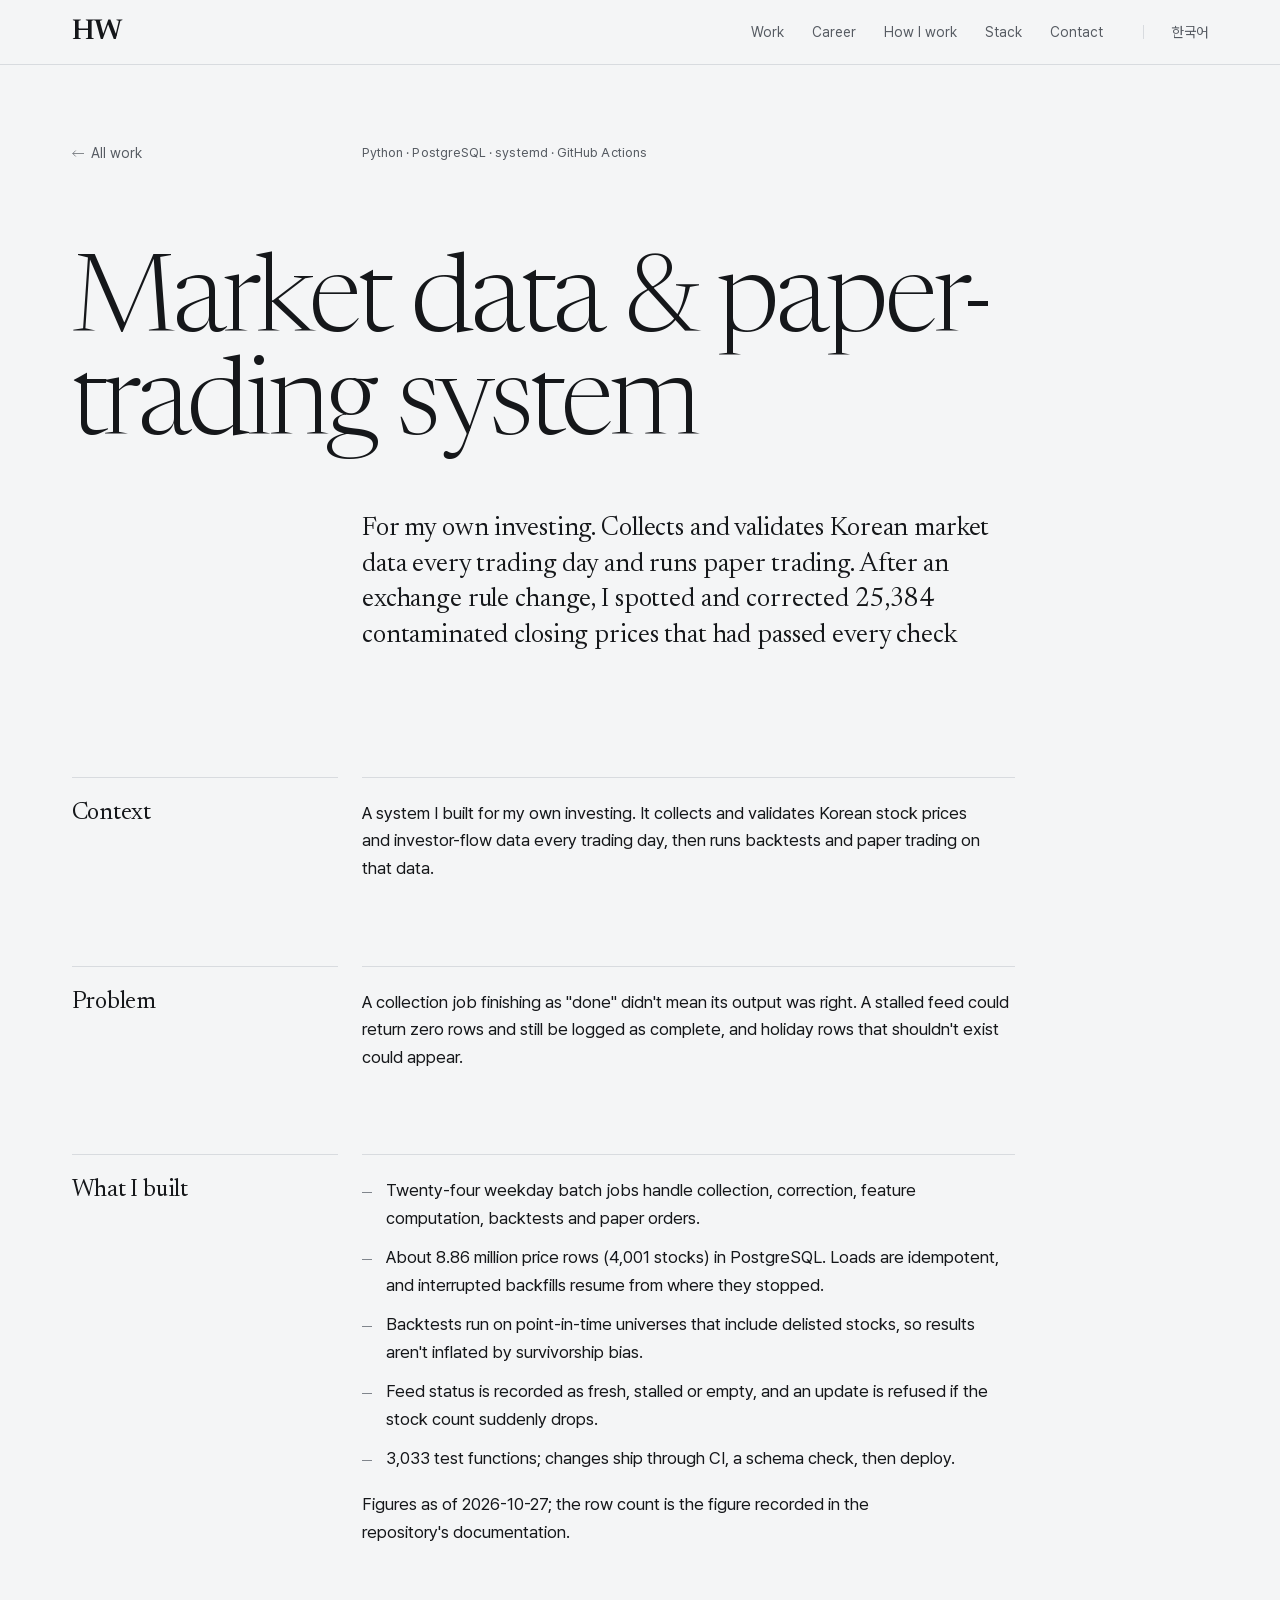
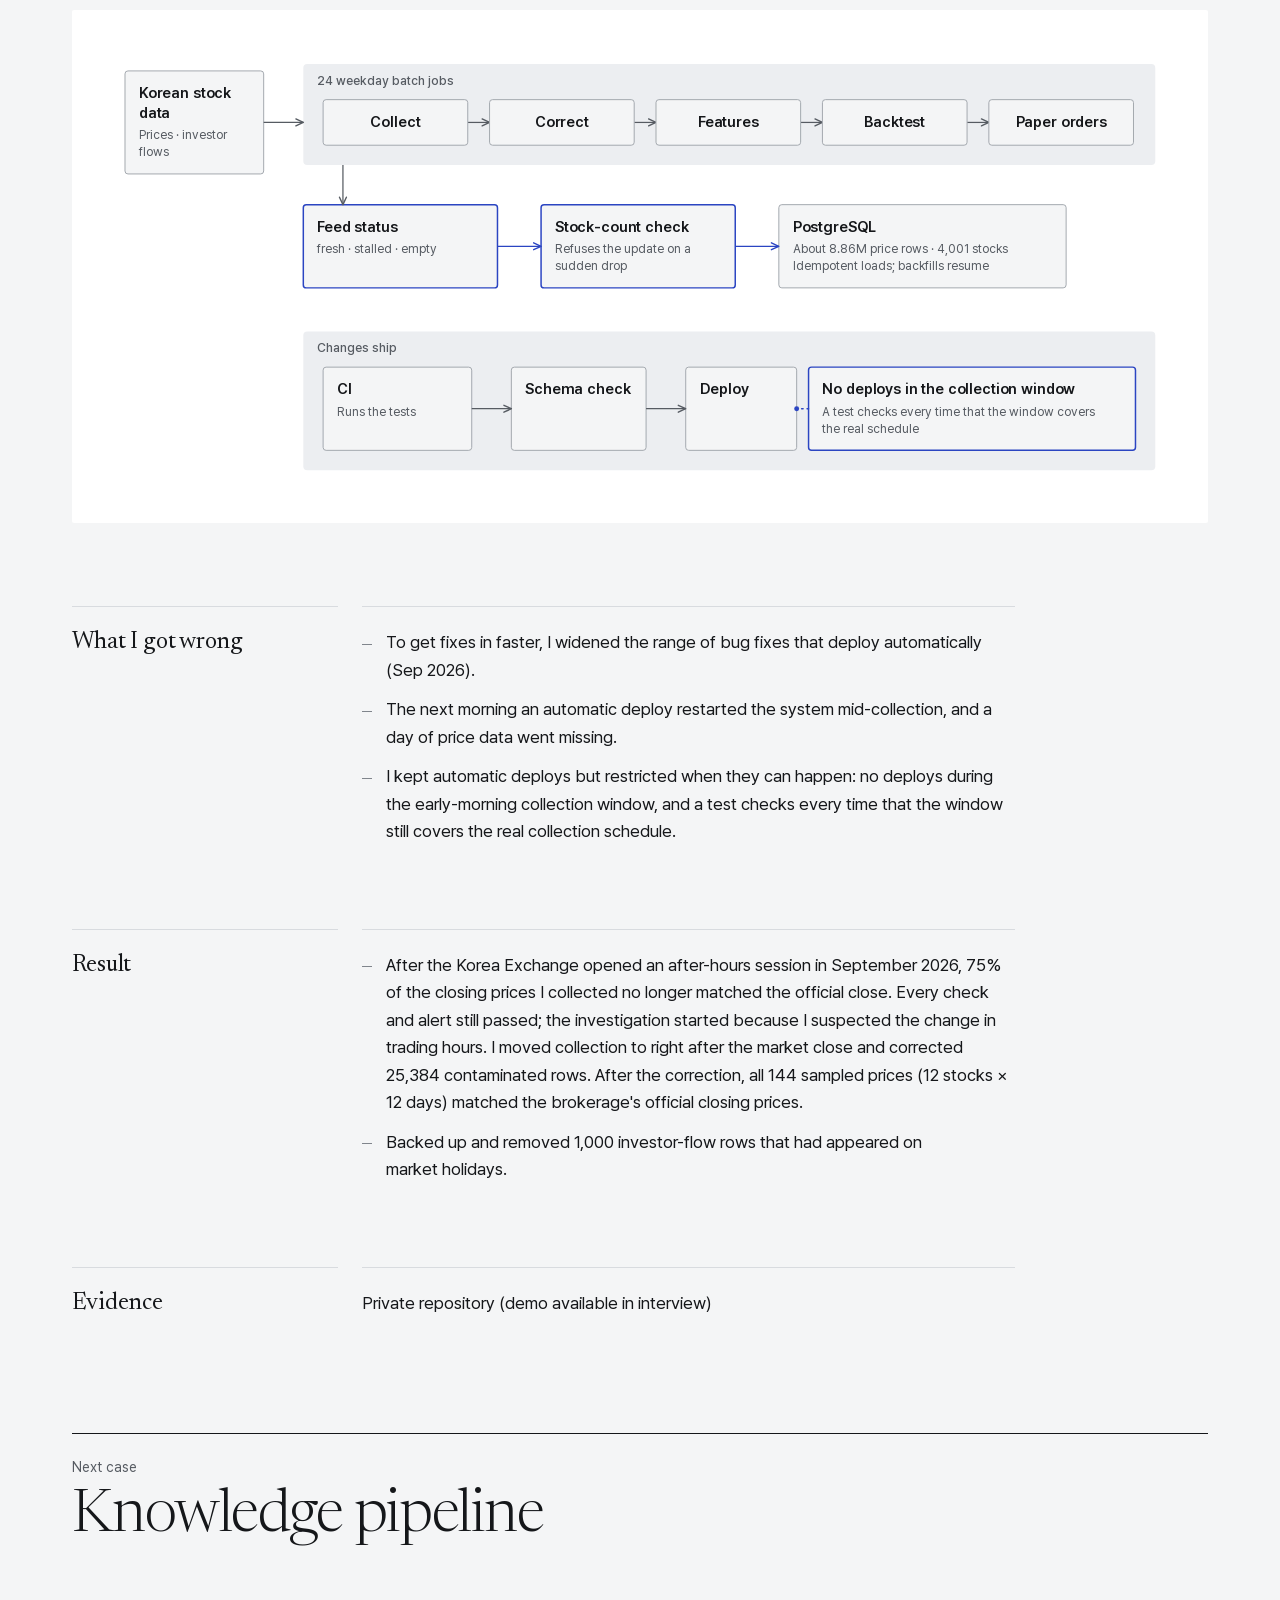
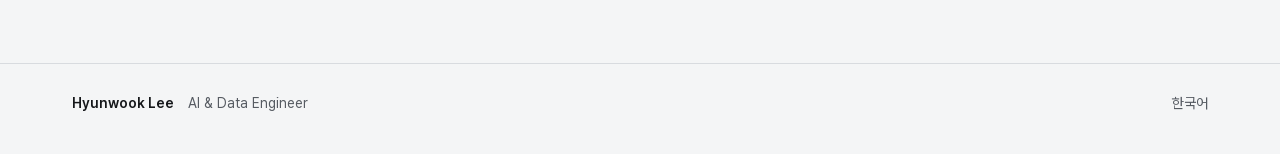
<file: en/work/market-data/index.html>
<!DOCTYPE html>
<html lang="en">
<head>
<meta charset="utf-8">
<meta name="viewport" content="width=device-width, initial-scale=1">
<title>Market data &amp; paper-trading system | Hyunwook Lee</title>
<meta name="description" content="For my own investing. Collects and validates Korean market data every trading day and runs paper trading. After an exchange rule change, I spotted and corrected 25,384 contaminated closing prices that had passed every check">
<meta name="color-scheme" content="light dark">
<meta name="theme-color" content="#f4f5f6" media="(prefers-color-scheme: light)">
<meta name="theme-color" content="#111315" media="(prefers-color-scheme: dark)">
<meta property="og:type" content="article">
<meta property="og:title" content="Market data &amp; paper-trading system | Hyunwook Lee">
<meta property="og:description" content="For my own investing. Collects and validates Korean market data every trading day and runs paper trading. After an exchange rule change, I spotted and corrected 25,384 contaminated closing prices that had passed every check">
<meta property="og:url" content="https://this-hw.github.io/en/work/market-data/">
<meta property="og:image" content="https://this-hw.github.io/og-en.png">
<meta property="og:image:width" content="1200">
<meta property="og:image:height" content="630">
<meta property="og:locale" content="en_US">
<meta name="twitter:card" content="summary_large_image">
<link rel="canonical" href="https://this-hw.github.io/en/work/market-data/">
<link rel="alternate" hreflang="ko" href="https://this-hw.github.io/work/market-data/">
<link rel="alternate" hreflang="en" href="https://this-hw.github.io/en/work/market-data/">
<link rel="alternate" hreflang="x-default" href="https://this-hw.github.io/work/market-data/">
<link rel="preload" href="../../../assets/fonts/hwsans-var.woff2" as="font" type="font/woff2" crossorigin>
<link rel="preload" href="../../../assets/fonts/newsreader-var.woff2" as="font" type="font/woff2" crossorigin>
<link rel="stylesheet" href="../../../assets/css/site.css">
<script src="../../../assets/js/site.js" defer></script>
</head>
<body class="p-case">
<a class="skip" href="#main">Skip to content</a>
<header class="mast">
  <div class="wrap mast-in">
    <a class="mast-name" href="../../../en/" aria-label="Hyunwook Lee — Home">HW</a>
    <nav class="mast-nav" aria-label="Selected work"><ul><li><a href="../../../en/#work">Work</a></li><li><a href="../../../en/#career">Career</a></li><li><a href="../../../en/#principles">How I work</a></li><li><a href="../../../en/#stack">Stack</a></li><li><a href="../../../en/#contact">Contact</a></li></ul></nav>
    <a class="lang" href="../../../work/market-data/" hreflang="ko" lang="ko" aria-label="View in Korean">한국어</a>
  </div>
</header>
<main id="main">

<article class="case-page">
  <header class="ch wrap">
    <p class="ch-back"><a href="../../#work">All work</a></p>
    <p class="ch-tags tags" lang="en">Python · PostgreSQL · systemd · GitHub Actions</p>
    <h1 class="ch-t" lang="en">Market data &amp; paper-trading system</h1>
    <p class="ch-dek">For my own investing. Collects and validates Korean market data every trading day and runs paper trading. After an exchange rule change, I spotted and corrected 25,384 contaminated closing prices that had passed every check</p>
  </header>
  <section class="cs wrap" data-reveal><h2 class="cs-h">Context</h2><div class="cs-b"><p>A system I built for my own investing. It collects and validates Korean stock prices and <span class="nw">investor-flow</span> data every trading day, then runs backtests and paper trading on that data.</p></div></section><section class="cs wrap" data-reveal><h2 class="cs-h">Problem</h2><div class="cs-b"><p>A collection job finishing as &quot;done&quot; didn&#x27;t mean its output was right. A stalled feed could return zero rows and still be logged as complete, and holiday rows that shouldn&#x27;t exist could appear.</p></div></section><section class="cs wrap" data-reveal><h2 class="cs-h">What I built</h2><div class="cs-b"><ul class="bul"><li><span class="nw">Twenty-four</span> weekday batch jobs handle collection, correction, feature computation, backtests and paper orders.</li><li>About 8.86 million price rows (4,001 stocks) in PostgreSQL. Loads are idempotent, and interrupted backfills resume from where they stopped.</li><li>Backtests run on <span class="nw">point-in-time</span> universes that include delisted stocks, so results aren&#x27;t inflated by survivorship bias.</li><li>Feed status is recorded as fresh, stalled or empty, and an update is refused if the stock count suddenly drops.</li><li>3,033 test functions; changes ship through CI, a schema check, then deploy.</li></ul><p>Figures as of <span class="nw">2026-10-27</span>; the row count is the figure recorded in the repository&#x27;s documentation.</p></div><figure class="dg"><svg class="dg-svg dg-w" viewBox="-2 -2 1044 414" width="1044" height="414" role="img" aria-labelledby="dg-market-data-w-title" focusable="false"><title id="dg-market-data-w-title">Market data &amp; paper-trading system architecture</title><defs><marker id="dg-market-data-w-ah" viewBox="0 0 10 10" refX="8.5" refY="5" markerWidth="8" markerHeight="8" orient="auto-start-reverse"><path d="M1 1.5 L8.5 5 L1 8.5" class="dg-head"/></marker><marker id="dg-market-data-w-aha" viewBox="0 0 10 10" refX="8.5" refY="5" markerWidth="8" markerHeight="8" orient="auto-start-reverse"><path d="M1 1.5 L8.5 5 L1 8.5" class="dg-head dg-head-acc"/></marker></defs><g class="dg-group"><rect x="180" y="0" width="860" height="102" rx="4"/><text x="194" y="21" class="dg-cap" text-anchor="start">24 weekday batch jobs</text></g><g class="dg-node dg-plain"><rect x="0" y="7" width="140" height="104" rx="3"/><text x="14" y="34.4" class="dg-t" text-anchor="start">Korean stock</text><text x="14" y="54.4" class="dg-t" text-anchor="start">data</text><text x="14" y="76.24" class="dg-s" text-anchor="start">Prices · investor</text><text x="14" y="93.24" class="dg-s" text-anchor="start">flows</text></g><path d="M140 59 L180 59" class="dg-e" marker-end="url(#dg-market-data-w-ah)"/><path d="M346 59 L368 59" class="dg-e" marker-end="url(#dg-market-data-w-ah)"/><path d="M514 59 L536 59" class="dg-e" marker-end="url(#dg-market-data-w-ah)"/><path d="M682 59 L704 59" class="dg-e" marker-end="url(#dg-market-data-w-ah)"/><path d="M850 59 L872 59" class="dg-e" marker-end="url(#dg-market-data-w-ah)"/><g class="dg-node dg-plain"><rect x="200" y="36" width="146" height="46" rx="3"/><text x="273" y="63.4" class="dg-t" text-anchor="middle">Collect</text></g><g class="dg-node dg-plain"><rect x="368" y="36" width="146" height="46" rx="3"/><text x="441" y="63.4" class="dg-t" text-anchor="middle">Correct</text></g><g class="dg-node dg-plain"><rect x="536" y="36" width="146" height="46" rx="3"/><text x="609" y="63.4" class="dg-t" text-anchor="middle">Features</text></g><g class="dg-node dg-plain"><rect x="704" y="36" width="146" height="46" rx="3"/><text x="777" y="63.4" class="dg-t" text-anchor="middle">Backtest</text></g><g class="dg-node dg-plain"><rect x="872" y="36" width="146" height="46" rx="3"/><text x="945" y="63.4" class="dg-t" text-anchor="middle">Paper orders</text></g><g class="dg-node dg-accent"><rect x="180" y="142" width="196" height="84" rx="3"/><text x="194" y="169.4" class="dg-t" text-anchor="start">Feed status</text><text x="194" y="191.24" class="dg-s" text-anchor="start">fresh · stalled · empty</text></g><g class="dg-node dg-accent"><rect x="420" y="142" width="196" height="84" rx="3"/><text x="434" y="169.4" class="dg-t" text-anchor="start">Stock-count check</text><text x="434" y="191.24" class="dg-s" text-anchor="start">Refuses the update on a</text><text x="434" y="208.24" class="dg-s" text-anchor="start">sudden drop</text></g><g class="dg-node dg-plain"><rect x="660" y="142" width="290" height="84" rx="3"/><text x="674" y="169.4" class="dg-t" text-anchor="start">PostgreSQL</text><text x="674" y="191.24" class="dg-s" text-anchor="start">About 8.86M price rows · 4,001 stocks</text><text x="674" y="208.24" class="dg-s" text-anchor="start">Idempotent loads; backfills resume</text></g><path d="M220 102 L220 142" class="dg-e" marker-end="url(#dg-market-data-w-ah)"/><path d="M376 184 L420 184" class="dg-e dg-e-acc" marker-end="url(#dg-market-data-w-aha)"/><path d="M616 184 L660 184" class="dg-e dg-e-acc" marker-end="url(#dg-market-data-w-aha)"/><g class="dg-group"><rect x="180" y="270" width="860" height="140" rx="4"/><text x="194" y="291" class="dg-cap" text-anchor="start">Changes ship</text></g><g class="dg-node dg-plain"><rect x="200" y="306" width="150" height="84" rx="3"/><text x="214" y="333.4" class="dg-t" text-anchor="start">CI</text><text x="214" y="355.24" class="dg-s" text-anchor="start">Runs the tests</text></g><g class="dg-node dg-plain"><rect x="390" y="306" width="136" height="84" rx="3"/><text x="404" y="333.4" class="dg-t" text-anchor="start">Schema check</text></g><g class="dg-node dg-plain"><rect x="566" y="306" width="112" height="84" rx="3"/><text x="580" y="333.4" class="dg-t" text-anchor="start">Deploy</text></g><g class="dg-node dg-accent"><rect x="690" y="306" width="330" height="84" rx="3"/><text x="704" y="333.4" class="dg-t" text-anchor="start">No deploys in the collection window</text><text x="704" y="355.24" class="dg-s" text-anchor="start">A test checks every time that the window covers</text><text x="704" y="372.24" class="dg-s" text-anchor="start">the real schedule</text></g><path d="M350 348 L390 348" class="dg-e" marker-end="url(#dg-market-data-w-ah)"/><path d="M526 348 L566 348" class="dg-e" marker-end="url(#dg-market-data-w-ah)"/><path d="M690 348 L678 348" class="dg-e dg-e-acc dg-dot-line"/><circle cx="678" cy="348" r="2.5" class="dg-dot"/></svg><svg class="dg-svg dg-n" viewBox="-2 -2 344 1150" width="344" height="1150" role="img" aria-labelledby="dg-market-data-n-title" focusable="false"><title id="dg-market-data-n-title">Market data &amp; paper-trading system architecture</title><defs><marker id="dg-market-data-n-ah" viewBox="0 0 10 10" refX="8.5" refY="5" markerWidth="8" markerHeight="8" orient="auto-start-reverse"><path d="M1 1.5 L8.5 5 L1 8.5" class="dg-head"/></marker><marker id="dg-market-data-n-aha" viewBox="0 0 10 10" refX="8.5" refY="5" markerWidth="8" markerHeight="8" orient="auto-start-reverse"><path d="M1 1.5 L8.5 5 L1 8.5" class="dg-head dg-head-acc"/></marker></defs><g class="dg-group"><rect x="0" y="101" width="340" height="314" rx="4"/><text x="14" y="122" class="dg-cap" text-anchor="start">24 weekday batch jobs</text></g><g class="dg-node dg-plain"><rect x="0" y="0" width="340" height="67" rx="3"/><text x="14" y="27.4" class="dg-t" text-anchor="start">Korean stock data</text><text x="14" y="49.24" class="dg-s" text-anchor="start">Prices · investor flows</text></g><path d="M22 67 L22 101" class="dg-e" marker-end="url(#dg-market-data-n-ah)"/><path d="M170 175 L170 193" class="dg-e" marker-end="url(#dg-market-data-n-ah)"/><path d="M170 231 L170 249" class="dg-e" marker-end="url(#dg-market-data-n-ah)"/><path d="M170 287 L170 305" class="dg-e" marker-end="url(#dg-market-data-n-ah)"/><path d="M170 343 L170 361" class="dg-e" marker-end="url(#dg-market-data-n-ah)"/><g class="dg-node dg-plain"><rect x="14" y="137" width="312" height="38" rx="3"/><text x="170" y="160.4" class="dg-t" text-anchor="middle">Collect</text></g><g class="dg-node dg-plain"><rect x="14" y="193" width="312" height="38" rx="3"/><text x="170" y="216.4" class="dg-t" text-anchor="middle">Correct</text></g><g class="dg-node dg-plain"><rect x="14" y="249" width="312" height="38" rx="3"/><text x="170" y="272.4" class="dg-t" text-anchor="middle">Features</text></g><g class="dg-node dg-plain"><rect x="14" y="305" width="312" height="38" rx="3"/><text x="170" y="328.4" class="dg-t" text-anchor="middle">Backtest</text></g><g class="dg-node dg-plain"><rect x="14" y="361" width="312" height="38" rx="3"/><text x="170" y="384.4" class="dg-t" text-anchor="middle">Paper orders</text></g><g class="dg-node dg-accent"><rect x="0" y="449" width="340" height="67" rx="3"/><text x="14" y="476.4" class="dg-t" text-anchor="start">Feed status</text><text x="14" y="498.24" class="dg-s" text-anchor="start">fresh · stalled · empty</text></g><g class="dg-node dg-accent"><rect x="0" y="546" width="340" height="67" rx="3"/><text x="14" y="573.4" class="dg-t" text-anchor="start">Stock-count check</text><text x="14" y="595.24" class="dg-s" text-anchor="start">Refuses the update on a sudden drop</text></g><g class="dg-node dg-plain"><rect x="0" y="643" width="340" height="84" rx="3"/><text x="14" y="670.4" class="dg-t" text-anchor="start">PostgreSQL</text><text x="14" y="692.24" class="dg-s" text-anchor="start">About 8.86M price rows · 4,001 stocks</text><text x="14" y="709.24" class="dg-s" text-anchor="start">Idempotent loads; backfills resume</text></g><path d="M22 415 L22 449" class="dg-e" marker-end="url(#dg-market-data-n-ah)"/><path d="M22 516 L22 546" class="dg-e dg-e-acc" marker-end="url(#dg-market-data-n-aha)"/><path d="M22 613 L22 643" class="dg-e dg-e-acc" marker-end="url(#dg-market-data-n-aha)"/><g class="dg-group"><rect x="0" y="767" width="340" height="379" rx="4"/><text x="14" y="788" class="dg-cap" text-anchor="start">Changes ship</text></g><g class="dg-node dg-plain"><rect x="14" y="803" width="312" height="67" rx="3"/><text x="28" y="830.4" class="dg-t" text-anchor="start">CI</text><text x="28" y="852.24" class="dg-s" text-anchor="start">Runs the tests</text></g><g class="dg-node dg-plain"><rect x="14" y="898" width="312" height="46" rx="3"/><text x="28" y="925.4" class="dg-t" text-anchor="start">Schema check</text></g><g class="dg-node dg-plain"><rect x="14" y="972" width="312" height="46" rx="3"/><text x="28" y="999.4" class="dg-t" text-anchor="start">Deploy</text></g><g class="dg-node dg-accent"><rect x="14" y="1046" width="312" height="84" rx="3"/><text x="28" y="1073.4" class="dg-t" text-anchor="start">No deploys in the collection window</text><text x="28" y="1095.24" class="dg-s" text-anchor="start">A test checks every time that the window</text><text x="28" y="1112.24" class="dg-s" text-anchor="start">covers the real schedule</text></g><path d="M36 870 L36 898" class="dg-e" marker-end="url(#dg-market-data-n-ah)"/><path d="M36 944 L36 972" class="dg-e" marker-end="url(#dg-market-data-n-ah)"/><path d="M36 1046 L36 1018" class="dg-e dg-e-acc dg-dot-line"/><circle cx="36" cy="1018" r="2.5" class="dg-dot"/></svg></figure></section><section class="cs wrap" data-reveal><h2 class="cs-h">What I got wrong</h2><div class="cs-b"><ul class="bul"><li>To get fixes in faster, I widened the range of bug fixes that deploy automatically (Sep 2026).</li><li>The next morning an automatic deploy restarted the system <span class="nw">mid-collection</span>, and a day of price data went missing.</li><li>I kept automatic deploys but restricted when they can happen: no deploys during the <span class="nw">early-morning</span> collection window, and a test checks every time that the window still covers the real collection schedule.</li></ul></div></section><section class="cs wrap" data-reveal><h2 class="cs-h">Result</h2><div class="cs-b"><ul class="bul"><li>After the Korea Exchange opened an <span class="nw">after-hours</span> session in September 2026, 75% of the closing prices I collected no longer matched the official close. Every check and alert still passed; the investigation started because I suspected the change in trading hours. I moved collection to right after the market close and corrected 25,384 contaminated rows. After the correction, all 144 sampled prices (12 stocks × 12 days) matched the brokerage&#x27;s official closing prices.</li><li>Backed up and removed 1,000 <span class="nw">investor-flow</span> rows that had appeared on market holidays.</li></ul></div></section><section class="cs wrap" data-reveal><h2 class="cs-h">Evidence</h2><div class="cs-b"><p>Private repository (demo available in interview)</p></div></section>
  <nav class="nx wrap" aria-label="Next case">
    <a href="../knowledge-pipeline/"><span>Next case</span><strong lang="en">Knowledge pipeline</strong></a>
  </nav>
</article>

</main>
<footer class="foot">
  <div class="wrap foot-in">
    <p class="foot-name">Hyunwook Lee<span>AI &amp; Data Engineer</span></p>
    <a class="lang" href="../../../work/market-data/" hreflang="ko" lang="ko" aria-label="View in Korean">한국어</a>
  </div>
</footer>
</body>
</html>
</file>
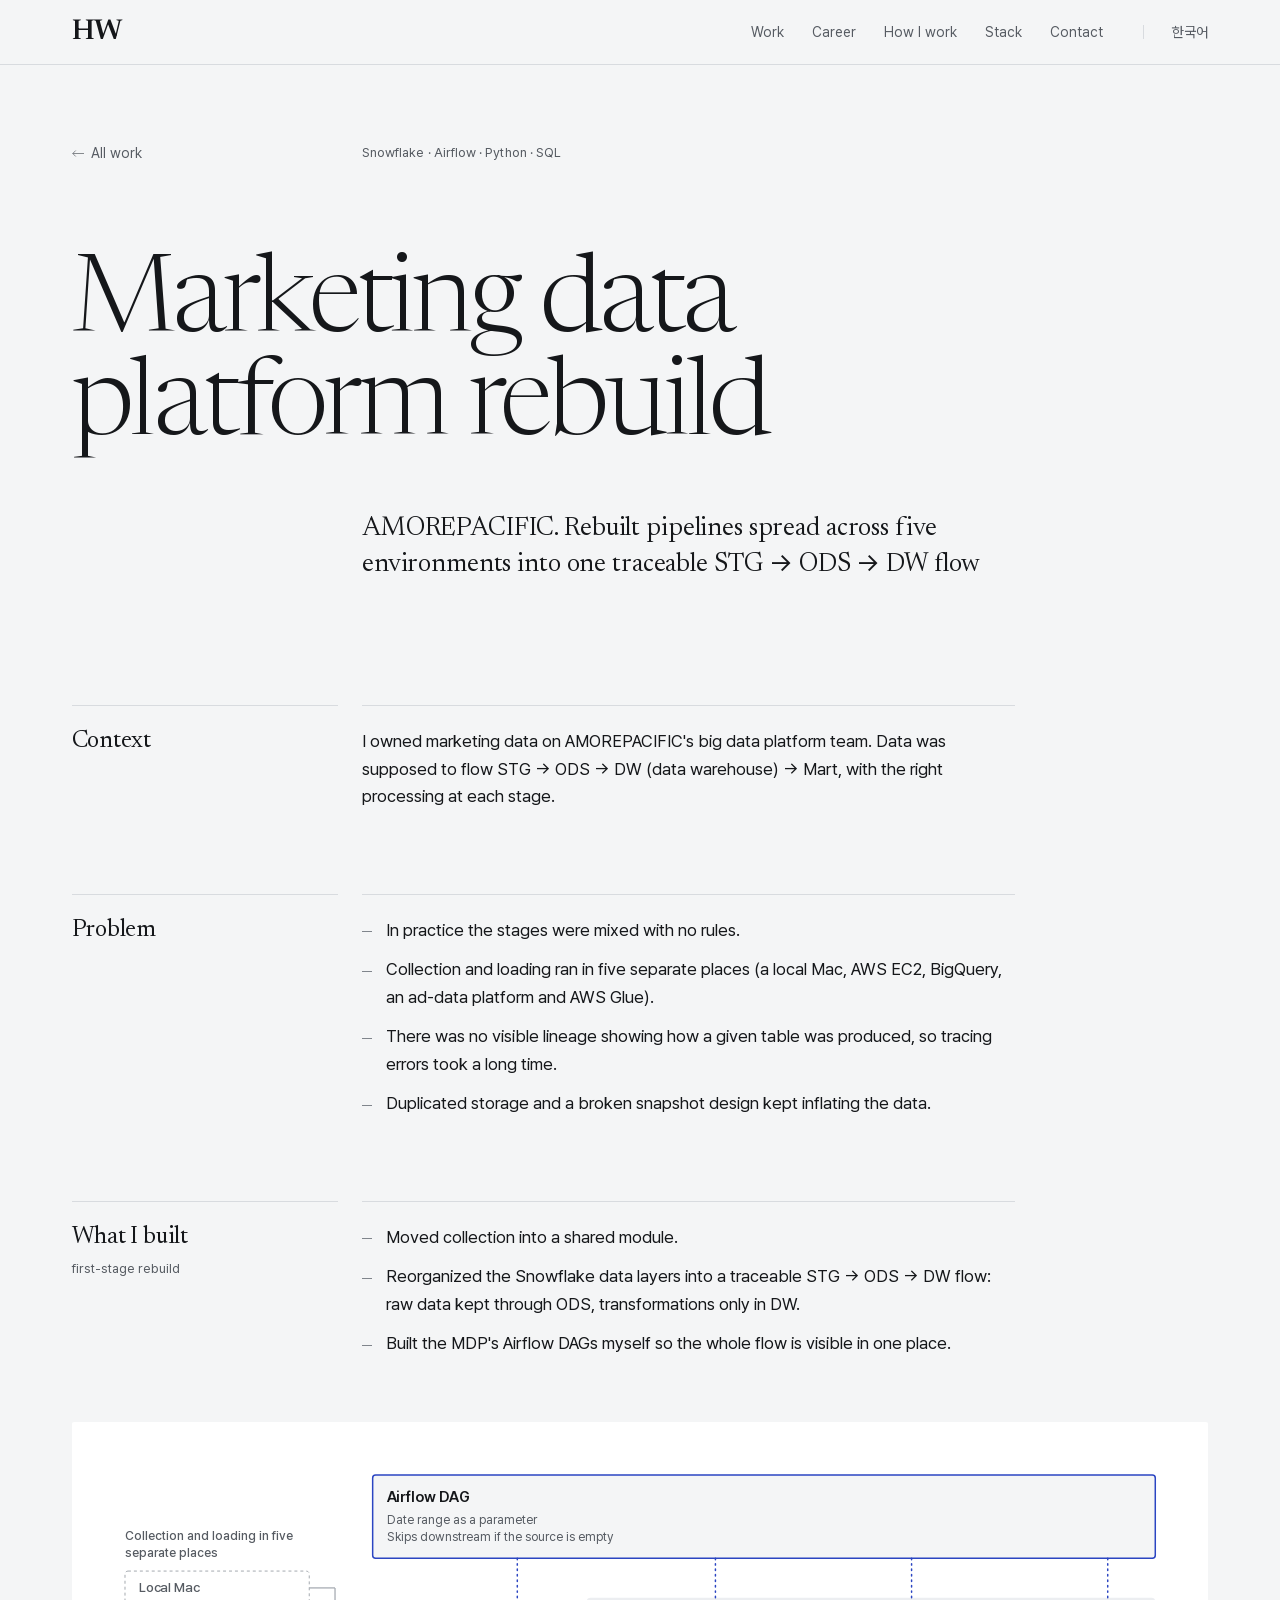
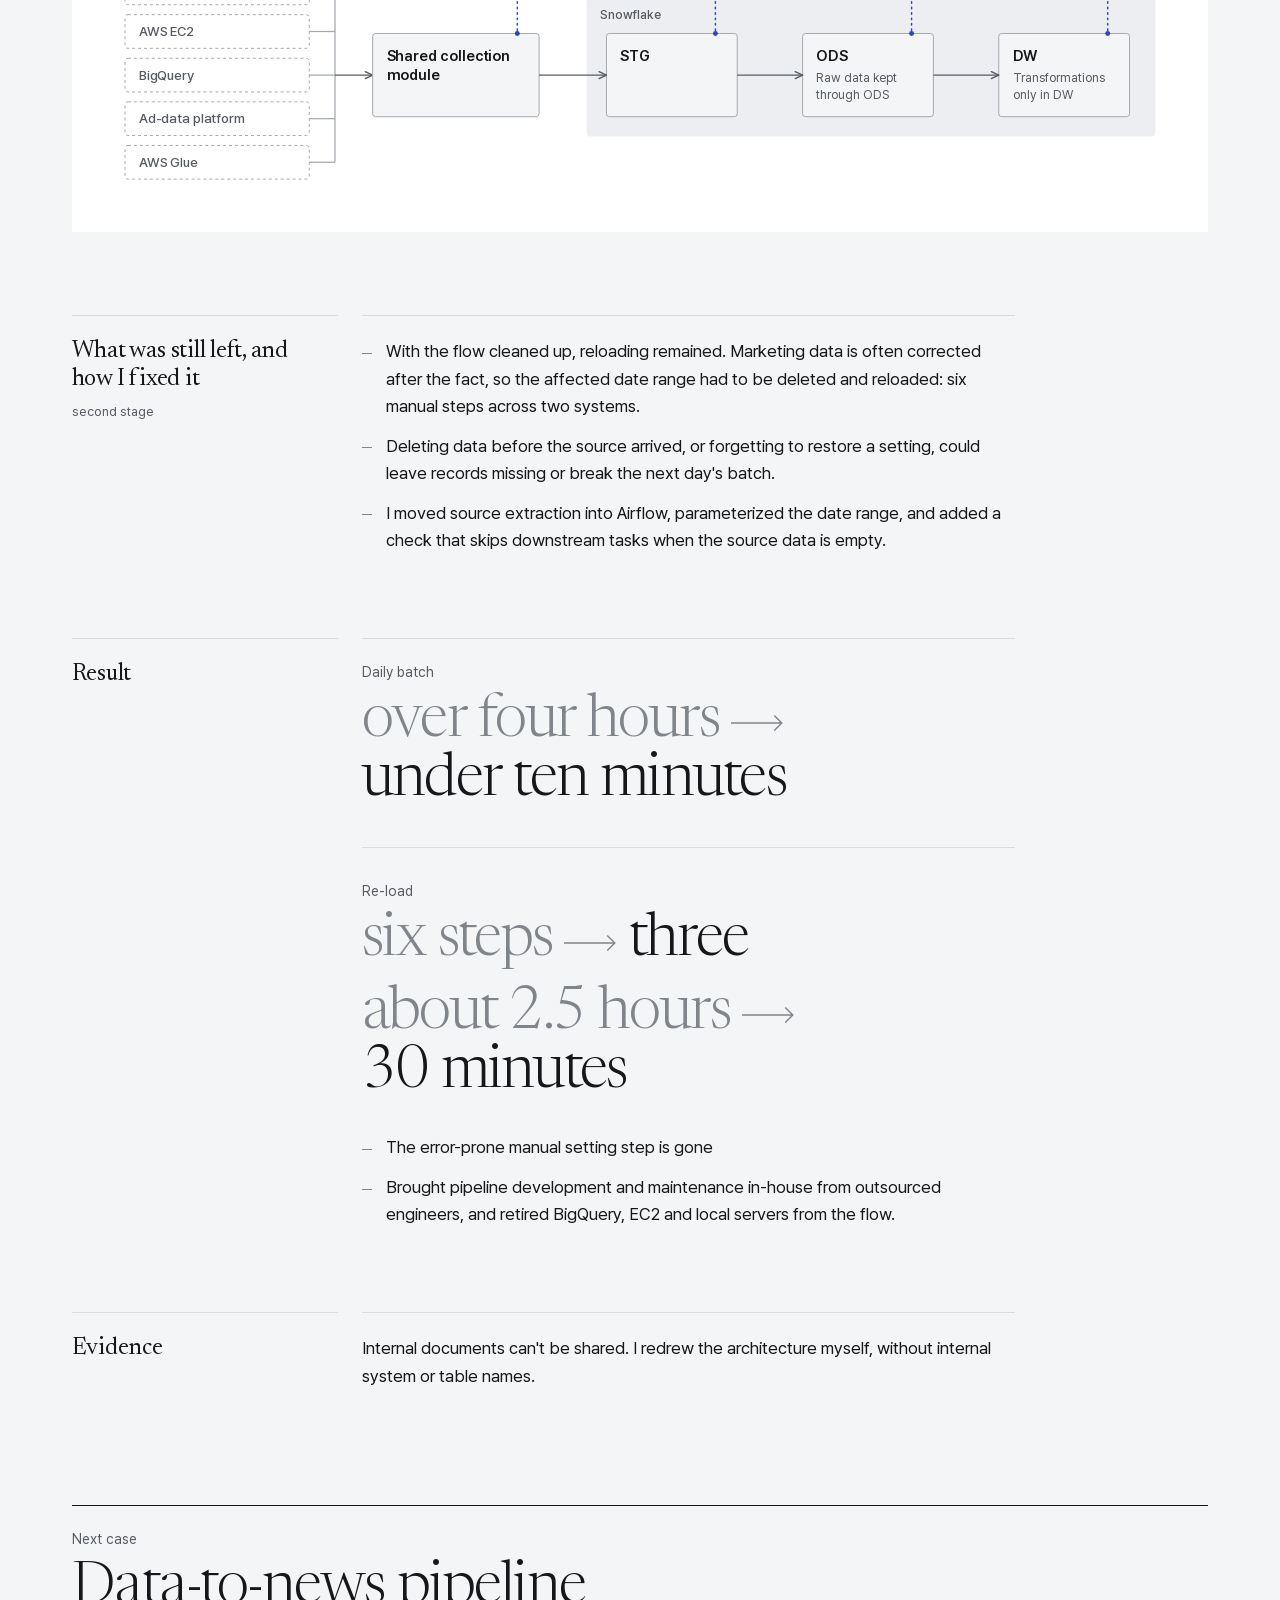
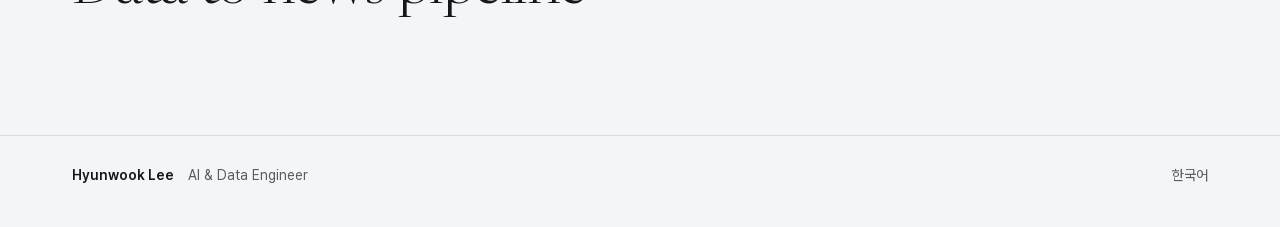
<file: en/work/mdp/index.html>
<!DOCTYPE html>
<html lang="en">
<head>
<meta charset="utf-8">
<meta name="viewport" content="width=device-width, initial-scale=1">
<title>Marketing data platform rebuild | Hyunwook Lee</title>
<meta name="description" content="AMOREPACIFIC. Rebuilt pipelines spread across five environments into one traceable STG → ODS → DW flow">
<meta name="color-scheme" content="light dark">
<meta name="theme-color" content="#f4f5f6" media="(prefers-color-scheme: light)">
<meta name="theme-color" content="#111315" media="(prefers-color-scheme: dark)">
<meta property="og:type" content="article">
<meta property="og:title" content="Marketing data platform rebuild | Hyunwook Lee">
<meta property="og:description" content="AMOREPACIFIC. Rebuilt pipelines spread across five environments into one traceable STG → ODS → DW flow">
<meta property="og:url" content="https://this-hw.github.io/en/work/mdp/">
<meta property="og:image" content="https://this-hw.github.io/og-en.png">
<meta property="og:image:width" content="1200">
<meta property="og:image:height" content="630">
<meta property="og:locale" content="en_US">
<meta name="twitter:card" content="summary_large_image">
<link rel="canonical" href="https://this-hw.github.io/en/work/mdp/">
<link rel="alternate" hreflang="ko" href="https://this-hw.github.io/work/mdp/">
<link rel="alternate" hreflang="en" href="https://this-hw.github.io/en/work/mdp/">
<link rel="alternate" hreflang="x-default" href="https://this-hw.github.io/work/mdp/">
<link rel="preload" href="../../../assets/fonts/hwsans-var.woff2" as="font" type="font/woff2" crossorigin>
<link rel="preload" href="../../../assets/fonts/newsreader-var.woff2" as="font" type="font/woff2" crossorigin>
<link rel="stylesheet" href="../../../assets/css/site.css">
<script src="../../../assets/js/site.js" defer></script>
</head>
<body class="p-case">
<a class="skip" href="#main">Skip to content</a>
<header class="mast">
  <div class="wrap mast-in">
    <a class="mast-name" href="../../../en/" aria-label="Hyunwook Lee — Home">HW</a>
    <nav class="mast-nav" aria-label="Selected work"><ul><li><a href="../../../en/#work">Work</a></li><li><a href="../../../en/#career">Career</a></li><li><a href="../../../en/#principles">How I work</a></li><li><a href="../../../en/#stack">Stack</a></li><li><a href="../../../en/#contact">Contact</a></li></ul></nav>
    <a class="lang" href="../../../work/mdp/" hreflang="ko" lang="ko" aria-label="View in Korean">한국어</a>
  </div>
</header>
<main id="main">

<article class="case-page">
  <header class="ch wrap">
    <p class="ch-back"><a href="../../#work">All work</a></p>
    <p class="ch-tags tags" lang="en">Snowflake · Airflow · Python · SQL</p>
    <h1 class="ch-t" lang="en">Marketing data platform rebuild</h1>
    <p class="ch-dek">AMOREPACIFIC. Rebuilt pipelines spread across five environments into one traceable STG → ODS → DW flow</p>
  </header>
  <section class="cs wrap" data-reveal><h2 class="cs-h">Context</h2><div class="cs-b"><p>I owned marketing data on AMOREPACIFIC&#x27;s big data platform team. Data was supposed to flow STG → ODS → DW (data warehouse) → Mart, with the right processing at each stage.</p></div></section><section class="cs wrap" data-reveal><h2 class="cs-h">Problem</h2><div class="cs-b"><ul class="bul"><li>In practice the stages were mixed with no rules.</li><li>Collection and loading ran in five separate places (a local Mac, AWS EC2, BigQuery, an <span class="nw">ad-data</span> platform and AWS Glue).</li><li>There was no visible lineage showing how a given table was produced, so tracing errors took a long time.</li><li>Duplicated storage and a broken snapshot design kept inflating the data.</li></ul></div></section><section class="cs wrap" data-reveal><h2 class="cs-h">What I built<span class="cs-note">first-stage rebuild</span></h2><div class="cs-b"><ul class="bul"><li>Moved collection into a shared module.</li><li>Reorganized the Snowflake data layers into a traceable STG → ODS → DW flow: raw data kept through ODS, transformations only in DW.</li><li>Built the MDP&#x27;s Airflow DAGs myself so the whole flow is visible in one place.</li></ul></div><figure class="dg"><svg class="dg-svg dg-w" viewBox="-2 -2 1044 311" width="1044" height="311" role="img" aria-labelledby="dg-mdp-w-title" focusable="false"><title id="dg-mdp-w-title">Marketing data platform rebuild architecture</title><defs><marker id="dg-mdp-w-ah" viewBox="0 0 10 10" refX="8.5" refY="5" markerWidth="8" markerHeight="8" orient="auto-start-reverse"><path d="M1 1.5 L8.5 5 L1 8.5" class="dg-head"/></marker><marker id="dg-mdp-w-aha" viewBox="0 0 10 10" refX="8.5" refY="5" markerWidth="8" markerHeight="8" orient="auto-start-reverse"><path d="M1 1.5 L8.5 5 L1 8.5" class="dg-head dg-head-acc"/></marker></defs><text x="0" y="66" class="dg-cap" text-anchor="start">Collection and loading in five</text><text x="0" y="83" class="dg-cap" text-anchor="start">separate places</text><g class="dg-node dg-muted"><rect x="0" y="97" width="186" height="34" rx="3"/><text x="14" y="118.5" class="dg-t dg-t-sm">Local Mac</text></g><path d="M186 114 L212 114" class="dg-e dg-e-soft"/><g class="dg-node dg-muted"><rect x="0" y="141" width="186" height="34" rx="3"/><text x="14" y="162.5" class="dg-t dg-t-sm">AWS EC2</text></g><path d="M186 158 L212 158" class="dg-e dg-e-soft"/><g class="dg-node dg-muted"><rect x="0" y="185" width="186" height="34" rx="3"/><text x="14" y="206.5" class="dg-t dg-t-sm">BigQuery</text></g><path d="M186 202 L212 202" class="dg-e dg-e-soft"/><g class="dg-node dg-muted"><rect x="0" y="229" width="186" height="34" rx="3"/><text x="14" y="250.5" class="dg-t dg-t-sm">Ad-data platform</text></g><path d="M186 246 L212 246" class="dg-e dg-e-soft"/><g class="dg-node dg-muted"><rect x="0" y="273" width="186" height="34" rx="3"/><text x="14" y="294.5" class="dg-t dg-t-sm">AWS Glue</text></g><path d="M186 290 L212 290" class="dg-e dg-e-soft"/><path d="M212 114 L212 290" class="dg-e dg-e-soft"/><path d="M212 202 L250 202" class="dg-e" marker-end="url(#dg-mdp-w-ah)"/><g class="dg-group"><rect x="466" y="124" width="574" height="140" rx="4"/><text x="480" y="145" class="dg-cap" text-anchor="start">Snowflake</text></g><g class="dg-node dg-plain"><rect x="250" y="160" width="168" height="84" rx="3"/><text x="264" y="187.4" class="dg-t" text-anchor="start">Shared collection</text><text x="264" y="207.4" class="dg-t" text-anchor="start">module</text></g><g class="dg-node dg-plain"><rect x="486" y="160" width="132" height="84" rx="3"/><text x="500" y="187.4" class="dg-t" text-anchor="start">STG</text></g><g class="dg-node dg-plain"><rect x="684" y="160" width="132" height="84" rx="3"/><text x="698" y="187.4" class="dg-t" text-anchor="start">ODS</text><text x="698" y="209.24" class="dg-s" text-anchor="start">Raw data kept</text><text x="698" y="226.24" class="dg-s" text-anchor="start">through ODS</text></g><g class="dg-node dg-plain"><rect x="882" y="160" width="132" height="84" rx="3"/><text x="896" y="187.4" class="dg-t" text-anchor="start">DW</text><text x="896" y="209.24" class="dg-s" text-anchor="start">Transformations</text><text x="896" y="226.24" class="dg-s" text-anchor="start">only in DW</text></g><path d="M418 202 L486 202" class="dg-e" marker-end="url(#dg-mdp-w-ah)"/><path d="M618 202 L684 202" class="dg-e" marker-end="url(#dg-mdp-w-ah)"/><path d="M816 202 L882 202" class="dg-e" marker-end="url(#dg-mdp-w-ah)"/><g class="dg-node dg-accent"><rect x="250" y="0" width="790" height="84" rx="3"/><text x="264" y="27.4" class="dg-t" text-anchor="start">Airflow DAG</text><text x="264" y="49.24" class="dg-s" text-anchor="start">Date range as a parameter</text><text x="264" y="66.24" class="dg-s" text-anchor="start">Skips downstream if the source is empty</text></g><path d="M396 84 L396 160" class="dg-e dg-e-acc dg-dot-line"/><circle cx="396" cy="160" r="2.5" class="dg-dot"/><path d="M596 84 L596 160" class="dg-e dg-e-acc dg-dot-line"/><circle cx="596" cy="160" r="2.5" class="dg-dot"/><path d="M794 84 L794 160" class="dg-e dg-e-acc dg-dot-line"/><circle cx="794" cy="160" r="2.5" class="dg-dot"/><path d="M992 84 L992 160" class="dg-e dg-e-acc dg-dot-line"/><circle cx="992" cy="160" r="2.5" class="dg-dot"/></svg><svg class="dg-svg dg-n" viewBox="-2 -2 344 712" width="344" height="712" role="img" aria-labelledby="dg-mdp-n-title" focusable="false"><title id="dg-mdp-n-title">Marketing data platform rebuild architecture</title><defs><marker id="dg-mdp-n-ah" viewBox="0 0 10 10" refX="8.5" refY="5" markerWidth="8" markerHeight="8" orient="auto-start-reverse"><path d="M1 1.5 L8.5 5 L1 8.5" class="dg-head"/></marker><marker id="dg-mdp-n-aha" viewBox="0 0 10 10" refX="8.5" refY="5" markerWidth="8" markerHeight="8" orient="auto-start-reverse"><path d="M1 1.5 L8.5 5 L1 8.5" class="dg-head dg-head-acc"/></marker></defs><g class="dg-group"><rect x="0" y="0" width="340" height="174" rx="4"/><text x="14" y="21" class="dg-cap" text-anchor="start">Collection and loading in five separate places</text></g><g class="dg-node dg-muted"><rect x="14" y="38" width="148" height="34" rx="3"/><text x="26" y="59.5" class="dg-t dg-t-sm">Local Mac</text></g><g class="dg-node dg-muted"><rect x="178" y="38" width="148" height="34" rx="3"/><text x="190" y="59.5" class="dg-t dg-t-sm">AWS EC2</text></g><g class="dg-node dg-muted"><rect x="14" y="82" width="148" height="34" rx="3"/><text x="26" y="103.5" class="dg-t dg-t-sm">BigQuery</text></g><g class="dg-node dg-muted"><rect x="178" y="82" width="148" height="34" rx="3"/><text x="190" y="103.5" class="dg-t dg-t-sm">Ad-data platform</text></g><g class="dg-node dg-muted"><rect x="14" y="126" width="148" height="34" rx="3"/><text x="26" y="147.5" class="dg-t dg-t-sm">AWS Glue</text></g><path d="M22 174 L22 210" class="dg-e" marker-end="url(#dg-mdp-n-ah)"/><g class="dg-group"><rect x="0" y="292" width="284" height="292" rx="4"/><text x="14" y="313" class="dg-cap" text-anchor="start">Snowflake</text></g><path d="M22 256 L22 292" class="dg-e" marker-end="url(#dg-mdp-n-ah)"/><g class="dg-node dg-plain"><rect x="0" y="210" width="284" height="46" rx="3"/><text x="14" y="237.4" class="dg-t" text-anchor="start">Shared collection module</text></g><g class="dg-node dg-plain"><rect x="14" y="328" width="256" height="46" rx="3"/><text x="28" y="355.4" class="dg-t" text-anchor="start">STG</text></g><g class="dg-node dg-plain"><rect x="14" y="404" width="256" height="67" rx="3"/><text x="28" y="431.4" class="dg-t" text-anchor="start">ODS</text><text x="28" y="453.24" class="dg-s" text-anchor="start">Raw data kept through ODS</text></g><g class="dg-node dg-plain"><rect x="14" y="501" width="256" height="67" rx="3"/><text x="28" y="528.4" class="dg-t" text-anchor="start">DW</text><text x="28" y="550.24" class="dg-s" text-anchor="start">Transformations only in DW</text></g><path d="M36 374 L36 404" class="dg-e" marker-end="url(#dg-mdp-n-ah)"/><path d="M36 471 L36 501" class="dg-e" marker-end="url(#dg-mdp-n-ah)"/><path d="M326 233 L326 624" class="dg-e dg-e-acc dg-dot-line"/><path d="M284 233 L326 233" class="dg-e dg-e-acc dg-dot-line"/><circle cx="284" cy="233" r="2.5" class="dg-dot"/><path d="M270 351 L326 351" class="dg-e dg-e-acc dg-dot-line"/><circle cx="270" cy="351" r="2.5" class="dg-dot"/><path d="M270 437.5 L326 437.5" class="dg-e dg-e-acc dg-dot-line"/><circle cx="270" cy="437.5" r="2.5" class="dg-dot"/><path d="M270 534.5 L326 534.5" class="dg-e dg-e-acc dg-dot-line"/><circle cx="270" cy="534.5" r="2.5" class="dg-dot"/><g class="dg-node dg-accent"><rect x="0" y="624" width="340" height="84" rx="3"/><text x="14" y="651.4" class="dg-t" text-anchor="start">Airflow DAG</text><text x="14" y="673.24" class="dg-s" text-anchor="start">Date range as a parameter</text><text x="14" y="690.24" class="dg-s" text-anchor="start">Skips downstream if the source is empty</text></g></svg></figure></section><section class="cs wrap" data-reveal><h2 class="cs-h">What was still left, and how I fixed it<span class="cs-note">second stage</span></h2><div class="cs-b"><ul class="bul"><li>With the flow cleaned up, reloading remained. Marketing data is often corrected after the fact, so the affected date range had to be deleted and reloaded: six manual steps across two systems.</li><li>Deleting data before the source arrived, or forgetting to restore a setting, could leave records missing or break the next day&#x27;s batch.</li><li>I moved source extraction into Airflow, parameterized the date range, and added a check that skips downstream tasks when the source data is empty.</li></ul></div></section><section class="cs wrap" data-reveal><h2 class="cs-h">Result</h2><div class="cs-b"><div class="figs"><div class="fig"><p class="fig-label">Daily batch</p><p class="fig-pair"><span class="fig-b">over four hours</span><span class="fig-arrow" aria-hidden="true"></span><span class="vh">→</span><span class="fig-a">under ten minutes</span></p></div><div class="fig"><p class="fig-label">Re-load</p><p class="fig-pair"><span class="fig-b">six steps</span><span class="fig-arrow" aria-hidden="true"></span><span class="vh">→</span><span class="fig-a">three</span></p><p class="fig-pair"><span class="fig-b">about 2.5 hours</span><span class="fig-arrow" aria-hidden="true"></span><span class="vh">→</span><span class="fig-a">30 minutes</span></p></div></div><ul class="bul"><li>The <span class="nw">error-prone</span> manual setting step is gone</li><li>Brought pipeline development and maintenance <span class="nw">in-house</span> from outsourced engineers, and retired BigQuery, EC2 and local servers from the flow.</li></ul></div></section><section class="cs wrap" data-reveal><h2 class="cs-h">Evidence</h2><div class="cs-b"><p>Internal documents can&#x27;t be shared. I redrew the architecture myself, without internal system or table names.</p></div></section>
  <nav class="nx wrap" aria-label="Next case">
    <a href="../syndicator/"><span>Next case</span><strong lang="en">Data-to-news pipeline</strong></a>
  </nav>
</article>

</main>
<footer class="foot">
  <div class="wrap foot-in">
    <p class="foot-name">Hyunwook Lee<span>AI &amp; Data Engineer</span></p>
    <a class="lang" href="../../../work/mdp/" hreflang="ko" lang="ko" aria-label="View in Korean">한국어</a>
  </div>
</footer>
</body>
</html>
</file>
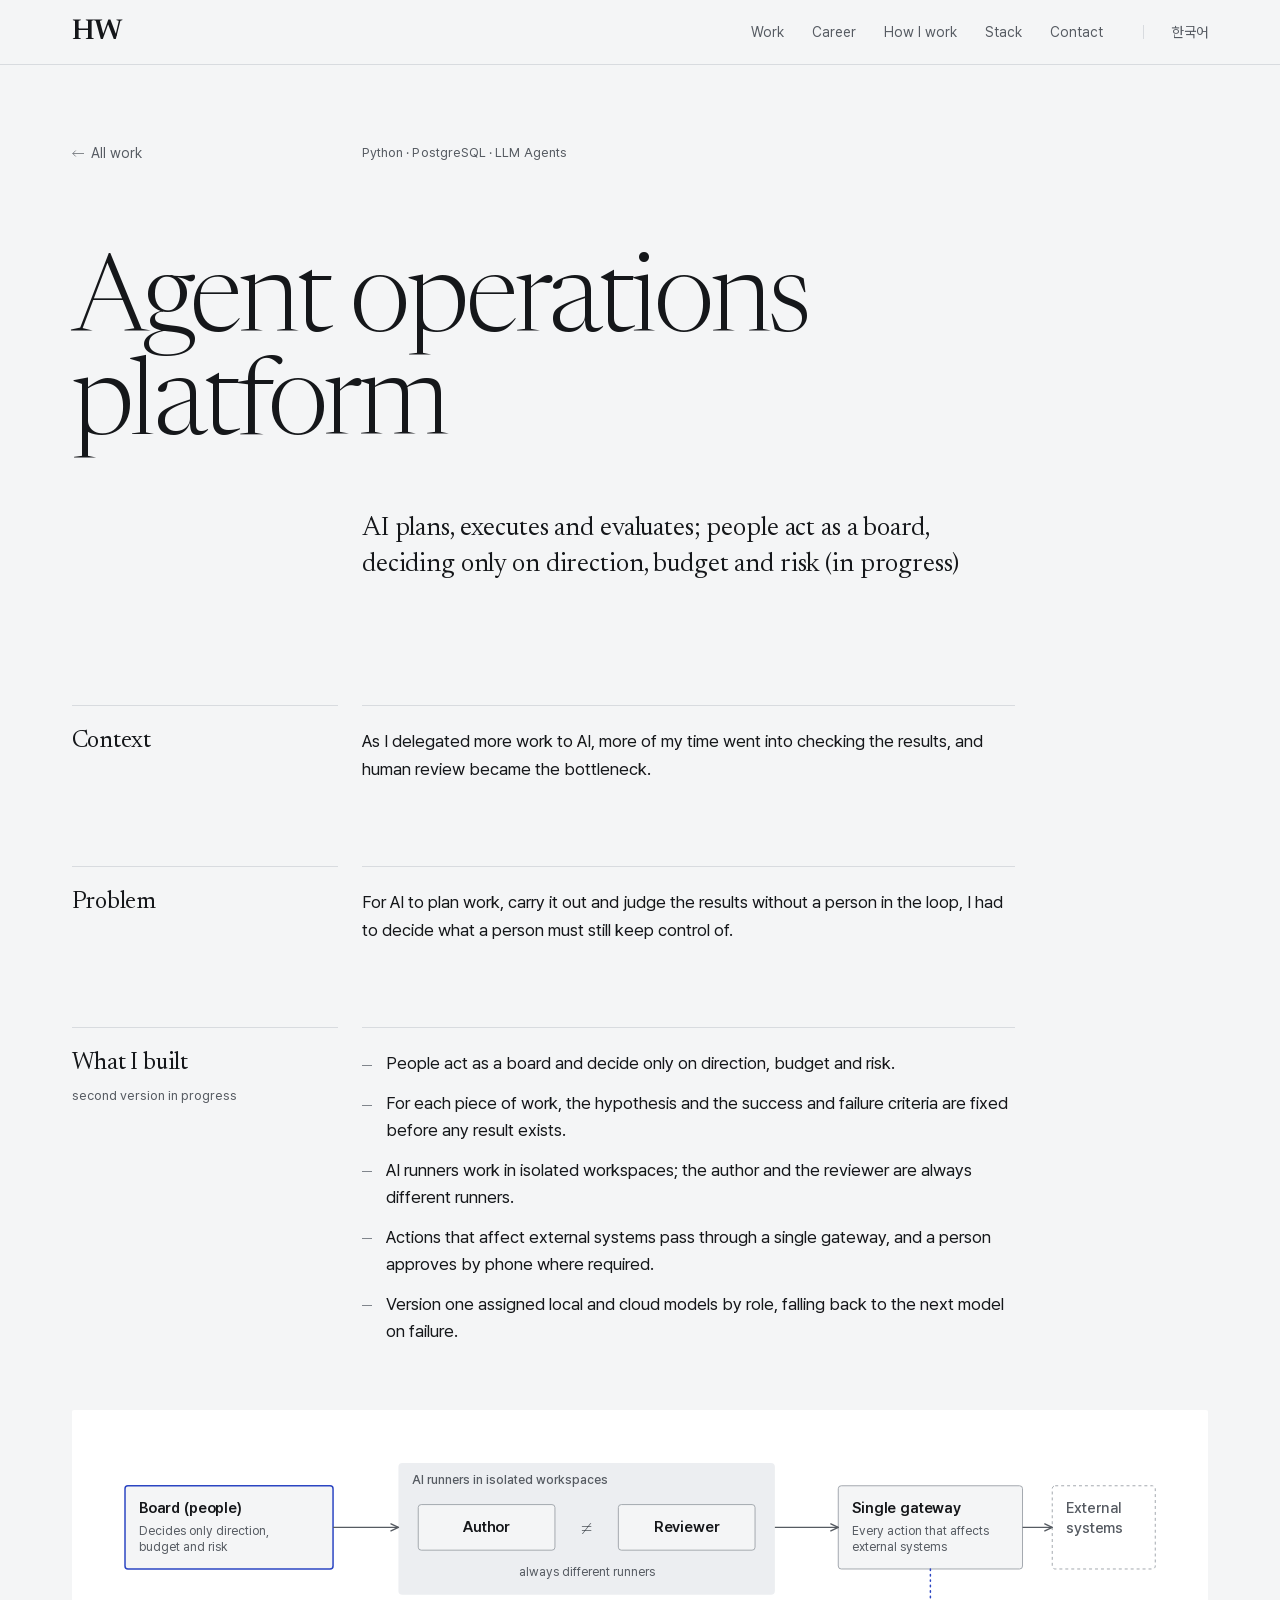
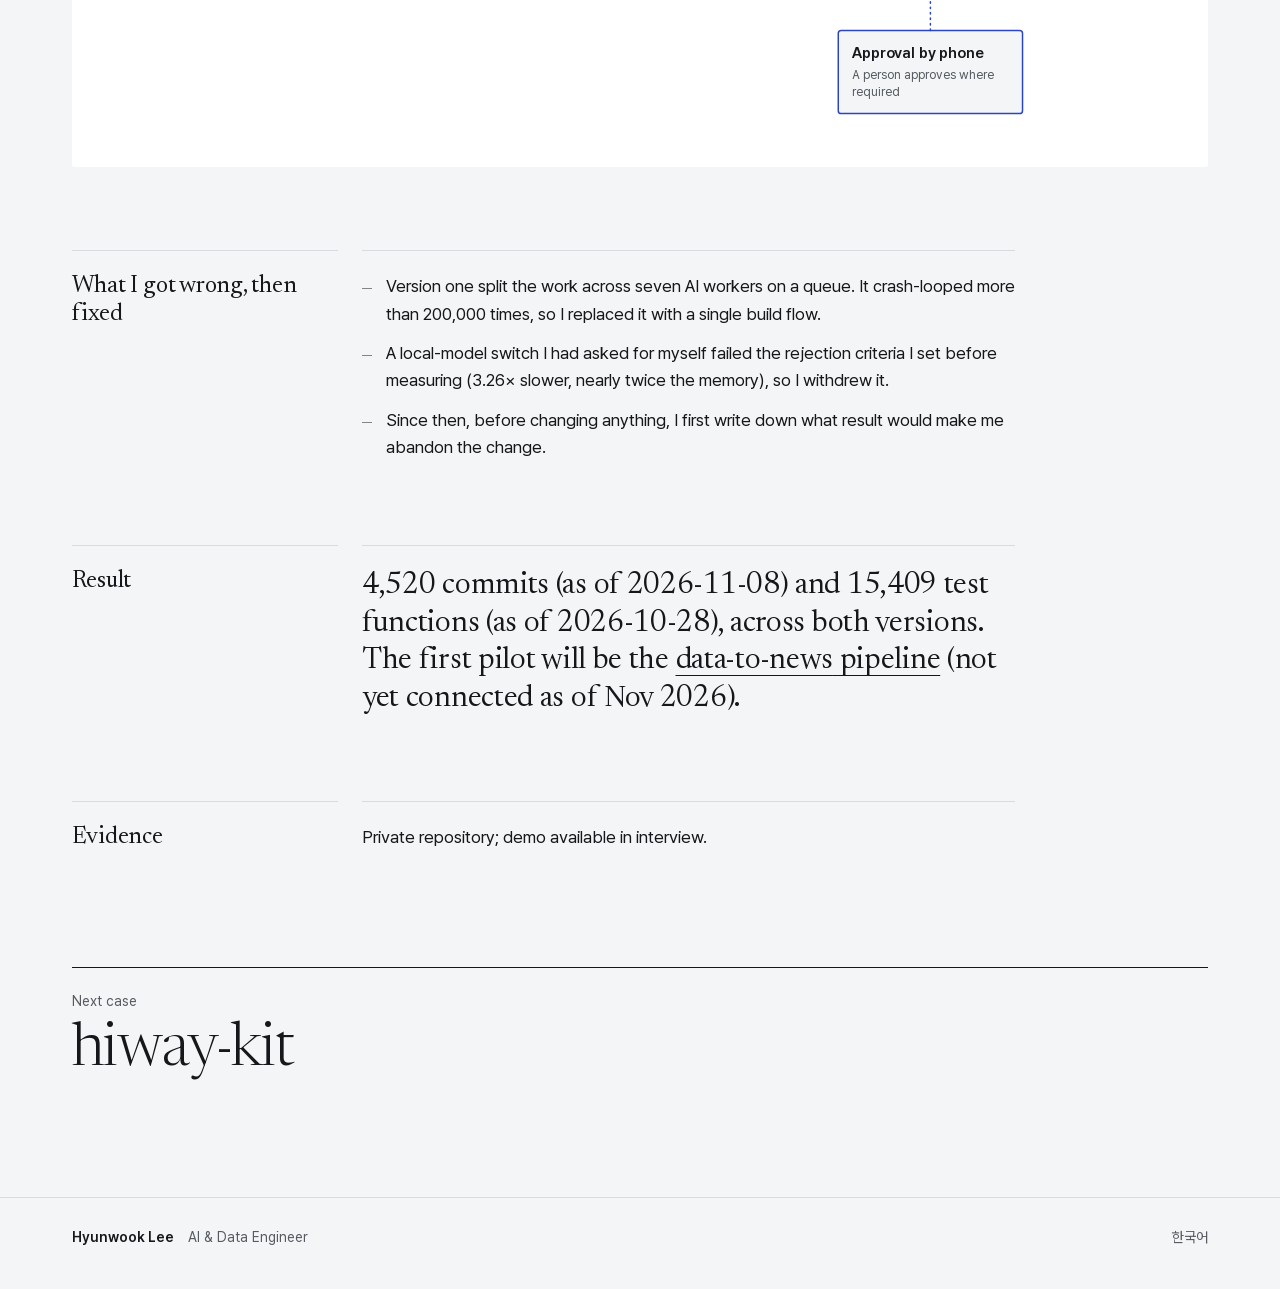
<file: en/work/olympus/index.html>
<!DOCTYPE html>
<html lang="en">
<head>
<meta charset="utf-8">
<meta name="viewport" content="width=device-width, initial-scale=1">
<title>Agent operations platform | Hyunwook Lee</title>
<meta name="description" content="AI plans, executes and evaluates; people act as a board, deciding only on direction, budget and risk (in progress)">
<meta name="color-scheme" content="light dark">
<meta name="theme-color" content="#f4f5f6" media="(prefers-color-scheme: light)">
<meta name="theme-color" content="#111315" media="(prefers-color-scheme: dark)">
<meta property="og:type" content="article">
<meta property="og:title" content="Agent operations platform | Hyunwook Lee">
<meta property="og:description" content="AI plans, executes and evaluates; people act as a board, deciding only on direction, budget and risk (in progress)">
<meta property="og:url" content="https://this-hw.github.io/en/work/olympus/">
<meta property="og:image" content="https://this-hw.github.io/og-en.png">
<meta property="og:image:width" content="1200">
<meta property="og:image:height" content="630">
<meta property="og:locale" content="en_US">
<meta name="twitter:card" content="summary_large_image">
<link rel="canonical" href="https://this-hw.github.io/en/work/olympus/">
<link rel="alternate" hreflang="ko" href="https://this-hw.github.io/work/olympus/">
<link rel="alternate" hreflang="en" href="https://this-hw.github.io/en/work/olympus/">
<link rel="alternate" hreflang="x-default" href="https://this-hw.github.io/work/olympus/">
<link rel="preload" href="../../../assets/fonts/hwsans-var.woff2" as="font" type="font/woff2" crossorigin>
<link rel="preload" href="../../../assets/fonts/newsreader-var.woff2" as="font" type="font/woff2" crossorigin>
<link rel="stylesheet" href="../../../assets/css/site.css">
<script src="../../../assets/js/site.js" defer></script>
</head>
<body class="p-case">
<a class="skip" href="#main">Skip to content</a>
<header class="mast">
  <div class="wrap mast-in">
    <a class="mast-name" href="../../../en/" aria-label="Hyunwook Lee — Home">HW</a>
    <nav class="mast-nav" aria-label="Selected work"><ul><li><a href="../../../en/#work">Work</a></li><li><a href="../../../en/#career">Career</a></li><li><a href="../../../en/#principles">How I work</a></li><li><a href="../../../en/#stack">Stack</a></li><li><a href="../../../en/#contact">Contact</a></li></ul></nav>
    <a class="lang" href="../../../work/olympus/" hreflang="ko" lang="ko" aria-label="View in Korean">한국어</a>
  </div>
</header>
<main id="main">

<article class="case-page">
  <header class="ch wrap">
    <p class="ch-back"><a href="../../#work">All work</a></p>
    <p class="ch-tags tags" lang="en">Python · PostgreSQL · LLM Agents</p>
    <h1 class="ch-t" lang="en">Agent operations platform</h1>
    <p class="ch-dek">AI plans, executes and evaluates; people act as a board, deciding only on direction, budget and risk (in progress)</p>
  </header>
  <section class="cs wrap" data-reveal><h2 class="cs-h">Context</h2><div class="cs-b"><p>As I delegated more work to AI, more of my time went into checking the results, and human review became the bottleneck.</p></div></section><section class="cs wrap" data-reveal><h2 class="cs-h">Problem</h2><div class="cs-b"><p>For AI to plan work, carry it out and judge the results without a person in the loop, I had to decide what a person must still keep control of.</p></div></section><section class="cs wrap" data-reveal><h2 class="cs-h">What I built<span class="cs-note">second version in progress</span></h2><div class="cs-b"><ul class="bul"><li>People act as a board and decide only on direction, budget and risk.</li><li>For each piece of work, the hypothesis and the success and failure criteria are fixed before any result exists.</li><li>AI runners work in isolated workspaces; the author and the reviewer are always different runners.</li><li>Actions that affect external systems pass through a single gateway, and a person approves by phone where required.</li><li>Version one assigned local and cloud models by role, falling back to the next model on failure.</li></ul></div><figure class="dg"><svg class="dg-svg dg-w" viewBox="-2 -2 1044 257" width="1044" height="257" role="img" aria-labelledby="dg-olympus-w-title" focusable="false"><title id="dg-olympus-w-title">Agent operations platform architecture</title><defs><marker id="dg-olympus-w-ah" viewBox="0 0 10 10" refX="8.5" refY="5" markerWidth="8" markerHeight="8" orient="auto-start-reverse"><path d="M1 1.5 L8.5 5 L1 8.5" class="dg-head"/></marker><marker id="dg-olympus-w-aha" viewBox="0 0 10 10" refX="8.5" refY="5" markerWidth="8" markerHeight="8" orient="auto-start-reverse"><path d="M1 1.5 L8.5 5 L1 8.5" class="dg-head dg-head-acc"/></marker></defs><g class="dg-group"><rect x="276" y="0" width="380" height="133" rx="4"/><text x="290" y="21" class="dg-cap" text-anchor="start">AI runners in isolated workspaces</text></g><g class="dg-node dg-plain"><rect x="296" y="42" width="138" height="46" rx="3"/><text x="365" y="69.4" class="dg-t" text-anchor="middle">Author</text></g><g class="dg-node dg-plain"><rect x="498" y="42" width="138" height="46" rx="3"/><text x="567" y="69.4" class="dg-t" text-anchor="middle">Reviewer</text></g><text x="466" y="72" class="dg-neq" text-anchor="middle">≠</text><text x="466" y="114.24" class="dg-s" text-anchor="middle">always different runners</text><g class="dg-node dg-accent"><rect x="0" y="23" width="210" height="84" rx="3"/><text x="14" y="50.4" class="dg-t" text-anchor="start">Board (people)</text><text x="14" y="72.24" class="dg-s" text-anchor="start">Decides only direction,</text><text x="14" y="89.24" class="dg-s" text-anchor="start">budget and risk</text></g><g class="dg-node dg-plain"><rect x="720" y="23" width="186" height="84" rx="3"/><text x="734" y="50.4" class="dg-t" text-anchor="start">Single gateway</text><text x="734" y="72.24" class="dg-s" text-anchor="start">Every action that affects</text><text x="734" y="89.24" class="dg-s" text-anchor="start">external systems</text></g><g class="dg-node dg-muted"><rect x="936" y="23" width="104" height="84" rx="3"/><text x="950" y="50.4" class="dg-t" text-anchor="start">External</text><text x="950" y="70.4" class="dg-t" text-anchor="start">systems</text></g><path d="M210 65 L276 65" class="dg-e" marker-end="url(#dg-olympus-w-ah)"/><path d="M656 65 L720 65" class="dg-e" marker-end="url(#dg-olympus-w-ah)"/><path d="M906 65 L936 65" class="dg-e" marker-end="url(#dg-olympus-w-ah)"/><g class="dg-node dg-accent"><rect x="720" y="169" width="186" height="84" rx="3"/><text x="734" y="196.4" class="dg-t" text-anchor="start">Approval by phone</text><text x="734" y="218.24" class="dg-s" text-anchor="start">A person approves where</text><text x="734" y="235.24" class="dg-s" text-anchor="start">required</text></g><path d="M813 107 L813 169" class="dg-e dg-e-acc dg-dot-line"/></svg><svg class="dg-svg dg-n" viewBox="-2 -2 344 496" width="344" height="496" role="img" aria-labelledby="dg-olympus-n-title" focusable="false"><title id="dg-olympus-n-title">Agent operations platform architecture</title><defs><marker id="dg-olympus-n-ah" viewBox="0 0 10 10" refX="8.5" refY="5" markerWidth="8" markerHeight="8" orient="auto-start-reverse"><path d="M1 1.5 L8.5 5 L1 8.5" class="dg-head"/></marker><marker id="dg-olympus-n-aha" viewBox="0 0 10 10" refX="8.5" refY="5" markerWidth="8" markerHeight="8" orient="auto-start-reverse"><path d="M1 1.5 L8.5 5 L1 8.5" class="dg-head dg-head-acc"/></marker></defs><g class="dg-group"><rect x="0" y="120" width="340" height="133" rx="4"/><text x="14" y="141" class="dg-cap" text-anchor="start">AI runners in isolated workspaces</text></g><g class="dg-node dg-accent"><rect x="0" y="0" width="340" height="84" rx="3"/><text x="14" y="27.4" class="dg-t" text-anchor="start">Board (people)</text><text x="14" y="49.24" class="dg-s" text-anchor="start">Decides only direction,</text><text x="14" y="66.24" class="dg-s" text-anchor="start">budget and risk</text></g><g class="dg-node dg-plain"><rect x="14" y="162" width="136" height="46" rx="3"/><text x="82" y="189.4" class="dg-t" text-anchor="middle">Author</text></g><g class="dg-node dg-plain"><rect x="190" y="162" width="136" height="46" rx="3"/><text x="258" y="189.4" class="dg-t" text-anchor="middle">Reviewer</text></g><text x="170" y="192" class="dg-neq" text-anchor="middle">≠</text><text x="170" y="234.24" class="dg-s" text-anchor="middle">always different runners</text><path d="M22 84 L22 120" class="dg-e" marker-end="url(#dg-olympus-n-ah)"/><g class="dg-node dg-plain"><rect x="0" y="289" width="190" height="121" rx="3"/><text x="14" y="316.4" class="dg-t" text-anchor="start">Single gateway</text><text x="14" y="338.24" class="dg-s" text-anchor="start">Every action that affects</text><text x="14" y="355.24" class="dg-s" text-anchor="start">external systems</text></g><g class="dg-node dg-accent"><rect x="214" y="289" width="126" height="121" rx="3"/><text x="228" y="316.4" class="dg-t" text-anchor="start">Approval by</text><text x="228" y="336.4" class="dg-t" text-anchor="start">phone</text><text x="228" y="358.24" class="dg-s" text-anchor="start">A person</text><text x="228" y="375.24" class="dg-s" text-anchor="start">approves where</text><text x="228" y="392.24" class="dg-s" text-anchor="start">required</text></g><path d="M22 253 L22 289" class="dg-e" marker-end="url(#dg-olympus-n-ah)"/><path d="M190 349.5 L214 349.5" class="dg-e dg-e-acc dg-dot-line"/><g class="dg-node dg-muted"><rect x="0" y="446" width="190" height="46" rx="3"/><text x="14" y="473.4" class="dg-t" text-anchor="start">External systems</text></g><path d="M22 410 L22 446" class="dg-e" marker-end="url(#dg-olympus-n-ah)"/></svg></figure></section><section class="cs wrap" data-reveal><h2 class="cs-h">What I got wrong, then fixed</h2><div class="cs-b"><ul class="bul"><li>Version one split the work across seven AI workers on a queue. It <span class="nw">crash-looped</span> more than 200,000 times, so I replaced it with a single build flow.</li><li>A <span class="nw">local-model</span> switch I had asked for myself failed the rejection criteria I set before measuring (3.26× slower, nearly twice the memory), so I withdrew it.</li><li>Since then, before changing anything, I first write down what result would make me abandon the change.</li></ul></div></section><section class="cs wrap" data-reveal><h2 class="cs-h">Result</h2><div class="cs-b"><p class="lead">4,520 commits (as of <span class="nw">2026-11-08</span>) and 15,409 test functions (as of <span class="nw">2026-10-28</span>), across both versions. The first pilot will be the <a href="../syndicator/"><span class="nw">data-to-news</span> pipeline</a> (not yet connected as of Nov 2026).</p></div></section><section class="cs wrap" data-reveal><h2 class="cs-h">Evidence</h2><div class="cs-b"><p>Private repository; demo available in interview.</p></div></section>
  <nav class="nx wrap" aria-label="Next case">
    <a href="../hiway-kit/"><span>Next case</span><strong lang="en">hiway-kit</strong></a>
  </nav>
</article>

</main>
<footer class="foot">
  <div class="wrap foot-in">
    <p class="foot-name">Hyunwook Lee<span>AI &amp; Data Engineer</span></p>
    <a class="lang" href="../../../work/olympus/" hreflang="ko" lang="ko" aria-label="View in Korean">한국어</a>
  </div>
</footer>
</body>
</html>
</file>
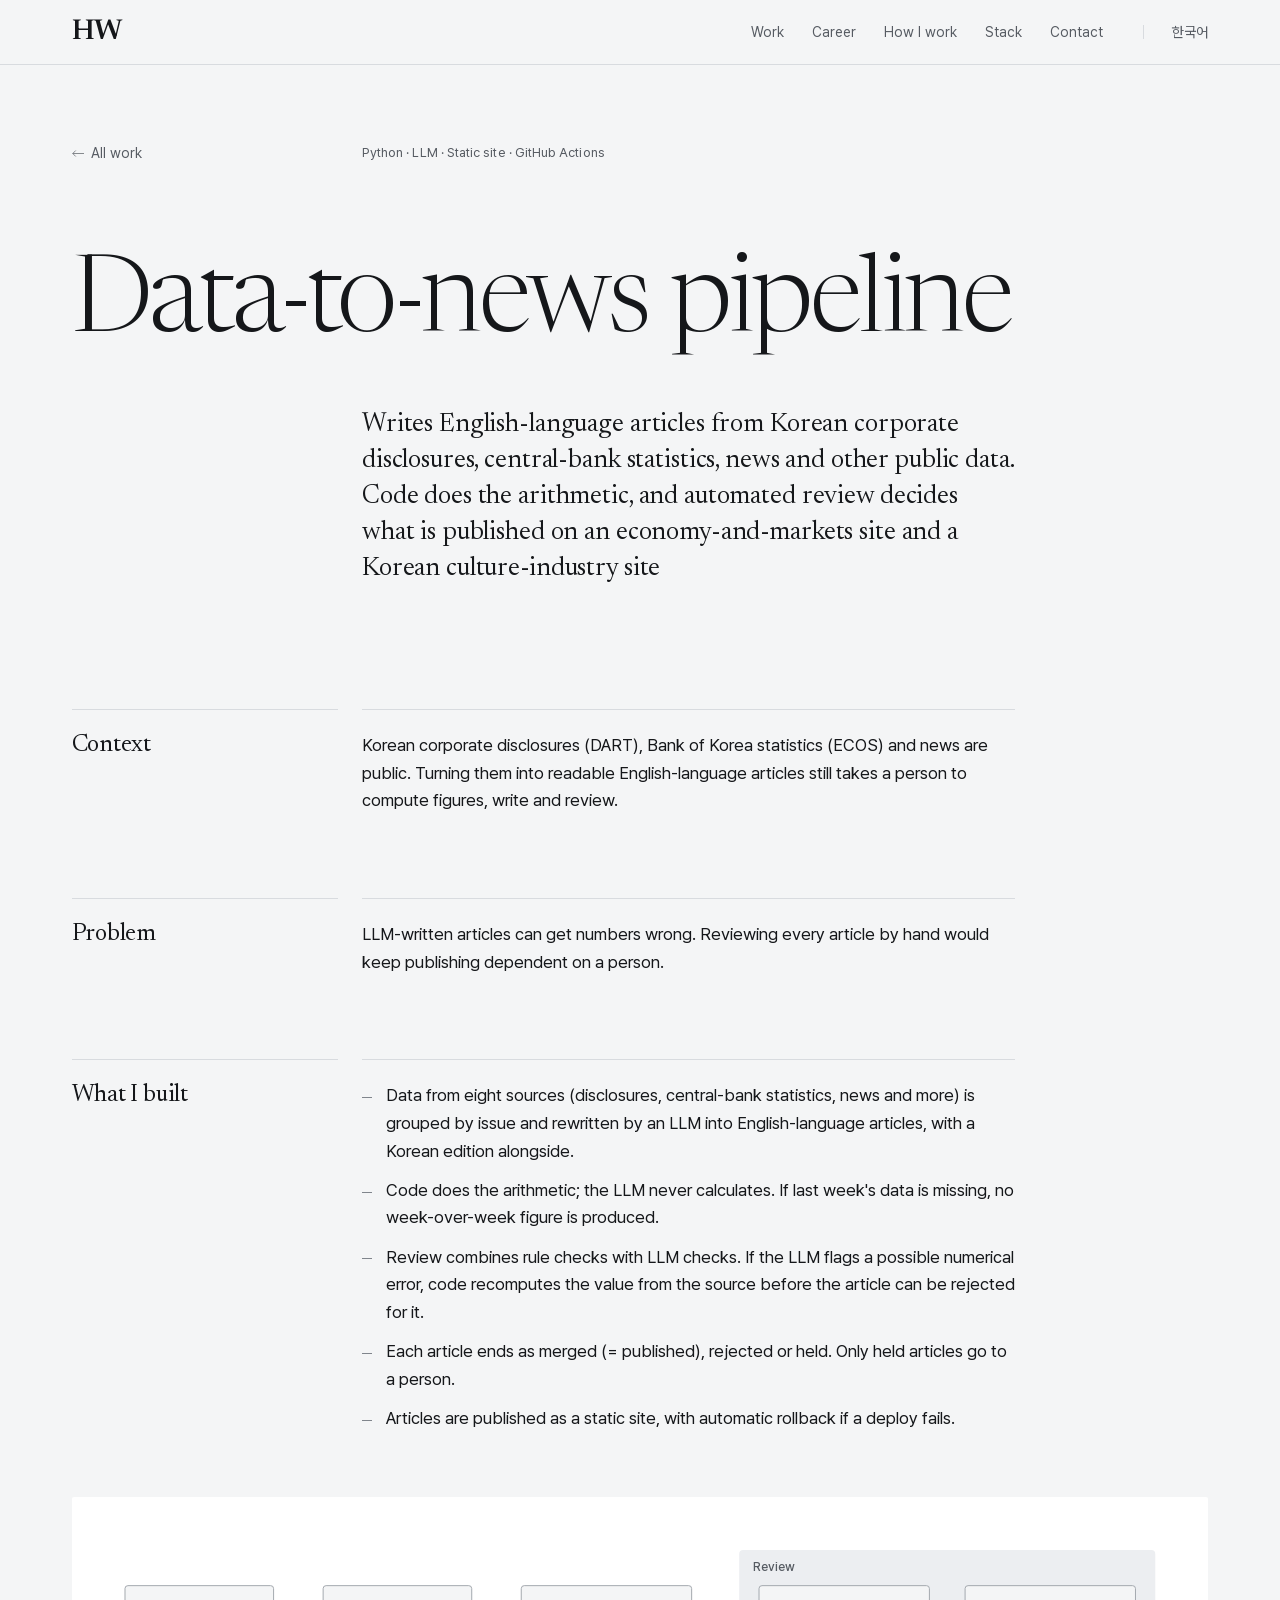
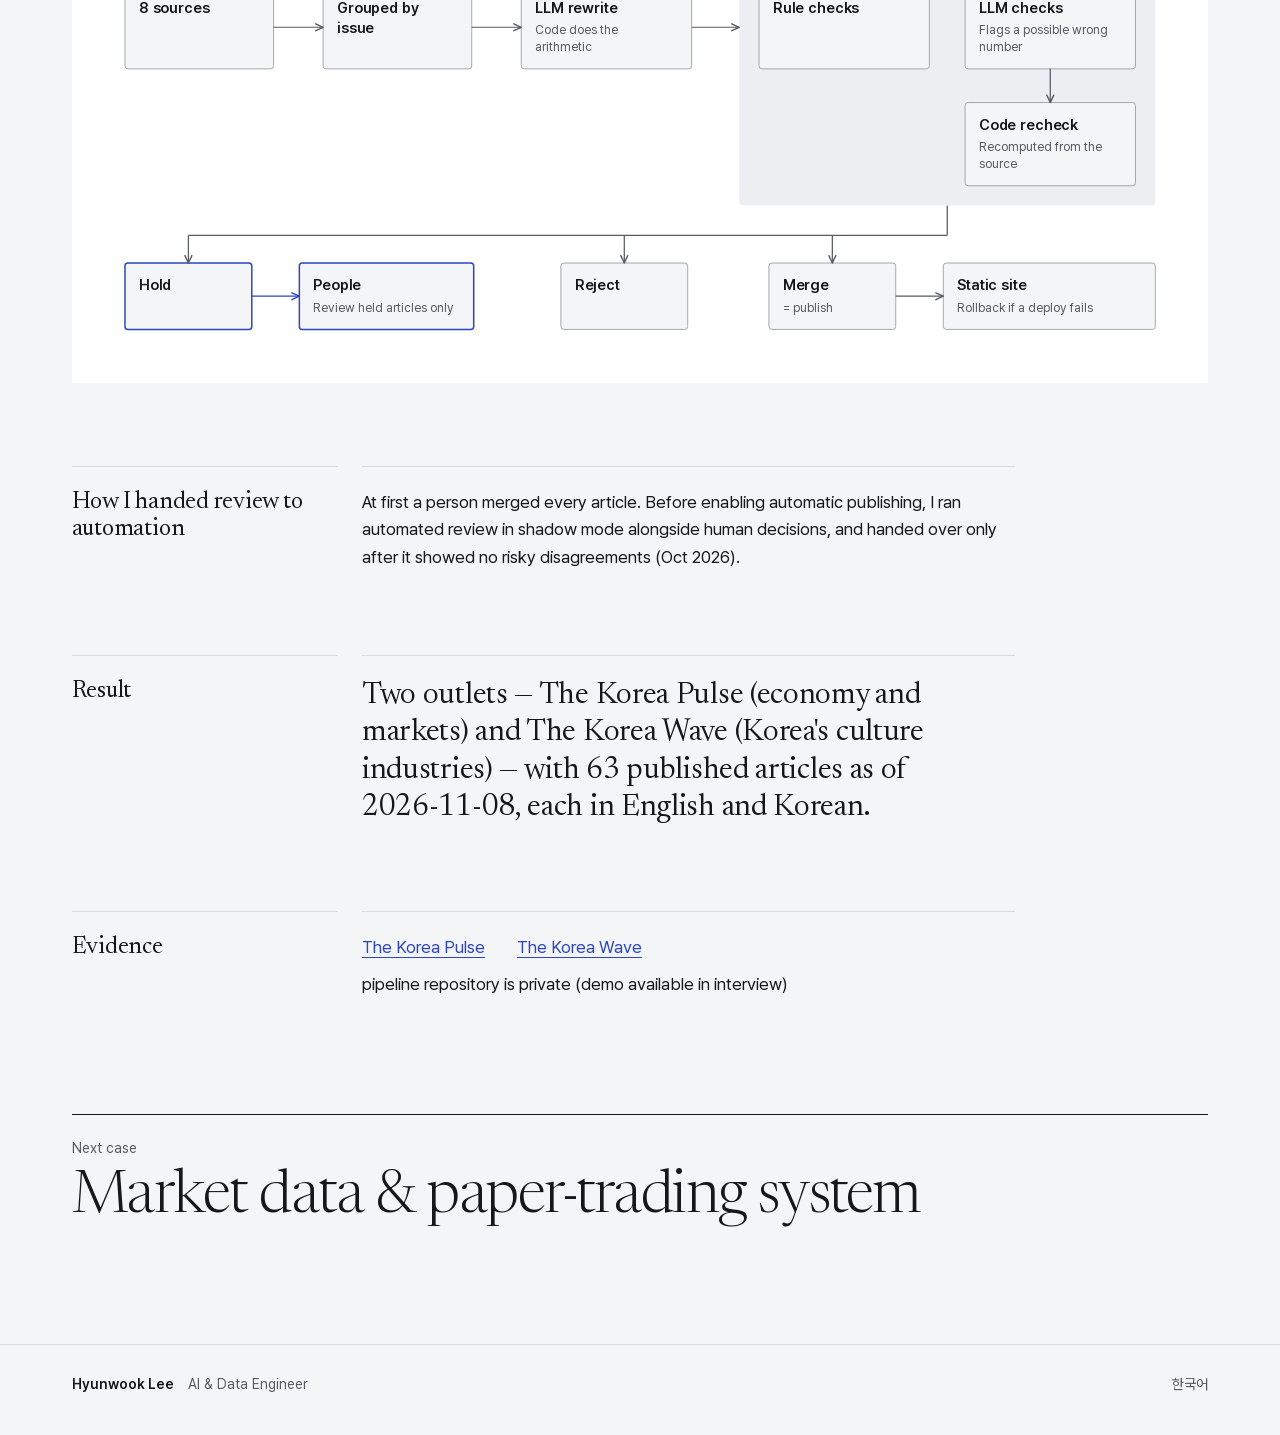
<file: en/work/syndicator/index.html>
<!DOCTYPE html>
<html lang="en">
<head>
<meta charset="utf-8">
<meta name="viewport" content="width=device-width, initial-scale=1">
<title>Data-to-news pipeline | Hyunwook Lee</title>
<meta name="description" content="Writes English-language articles from Korean corporate disclosures, central-bank statistics, news and other public data. Code does the arithmetic, and automated review decides what is published on an economy-and-markets site and a Korean culture-industry site">
<meta name="color-scheme" content="light dark">
<meta name="theme-color" content="#f4f5f6" media="(prefers-color-scheme: light)">
<meta name="theme-color" content="#111315" media="(prefers-color-scheme: dark)">
<meta property="og:type" content="article">
<meta property="og:title" content="Data-to-news pipeline | Hyunwook Lee">
<meta property="og:description" content="Writes English-language articles from Korean corporate disclosures, central-bank statistics, news and other public data. Code does the arithmetic, and automated review decides what is published on an economy-and-markets site and a Korean culture-industry site">
<meta property="og:url" content="https://this-hw.github.io/en/work/syndicator/">
<meta property="og:image" content="https://this-hw.github.io/og-en.png">
<meta property="og:image:width" content="1200">
<meta property="og:image:height" content="630">
<meta property="og:locale" content="en_US">
<meta name="twitter:card" content="summary_large_image">
<link rel="canonical" href="https://this-hw.github.io/en/work/syndicator/">
<link rel="alternate" hreflang="ko" href="https://this-hw.github.io/work/syndicator/">
<link rel="alternate" hreflang="en" href="https://this-hw.github.io/en/work/syndicator/">
<link rel="alternate" hreflang="x-default" href="https://this-hw.github.io/work/syndicator/">
<link rel="preload" href="../../../assets/fonts/hwsans-var.woff2" as="font" type="font/woff2" crossorigin>
<link rel="preload" href="../../../assets/fonts/newsreader-var.woff2" as="font" type="font/woff2" crossorigin>
<link rel="stylesheet" href="../../../assets/css/site.css">
<script src="../../../assets/js/site.js" defer></script>
</head>
<body class="p-case">
<a class="skip" href="#main">Skip to content</a>
<header class="mast">
  <div class="wrap mast-in">
    <a class="mast-name" href="../../../en/" aria-label="Hyunwook Lee — Home">HW</a>
    <nav class="mast-nav" aria-label="Selected work"><ul><li><a href="../../../en/#work">Work</a></li><li><a href="../../../en/#career">Career</a></li><li><a href="../../../en/#principles">How I work</a></li><li><a href="../../../en/#stack">Stack</a></li><li><a href="../../../en/#contact">Contact</a></li></ul></nav>
    <a class="lang" href="../../../work/syndicator/" hreflang="ko" lang="ko" aria-label="View in Korean">한국어</a>
  </div>
</header>
<main id="main">

<article class="case-page">
  <header class="ch wrap">
    <p class="ch-back"><a href="../../#work">All work</a></p>
    <p class="ch-tags tags" lang="en">Python · LLM · Static site · GitHub Actions</p>
    <h1 class="ch-t" lang="en">Data-to-news pipeline</h1>
    <p class="ch-dek">Writes <span class="nw">English-language</span> articles from Korean corporate disclosures, <span class="nw">central-bank</span> statistics, news and other public data. Code does the arithmetic, and automated review decides what is published on an <span class="nw">economy-and-markets</span> site and a Korean <span class="nw">culture-industry</span> site</p>
  </header>
  <section class="cs wrap" data-reveal><h2 class="cs-h">Context</h2><div class="cs-b"><p>Korean corporate disclosures (DART), Bank of Korea statistics (ECOS) and news are public. Turning them into readable <span class="nw">English-language</span> articles still takes a person to compute figures, write and review.</p></div></section><section class="cs wrap" data-reveal><h2 class="cs-h">Problem</h2><div class="cs-b"><p><span class="nw">LLM-written</span> articles can get numbers wrong. Reviewing every article by hand would keep publishing dependent on a person.</p></div></section><section class="cs wrap" data-reveal><h2 class="cs-h">What I built</h2><div class="cs-b"><ul class="bul"><li>Data from eight sources (disclosures, <span class="nw">central-bank</span> statistics, news and more) is grouped by issue and rewritten by an LLM into <span class="nw">English-language</span> articles, with a Korean edition alongside.</li><li>Code does the arithmetic; the LLM never calculates. If last week&#x27;s data is missing, no <span class="nw">week-over-week</span> figure is produced.</li><li>Review combines rule checks with LLM checks. If the LLM flags a possible numerical error, code recomputes the value from the source before the article can be rejected for it.</li><li>Each article ends as merged (= published), rejected or held. Only held articles go to a person.</li><li>Articles are published as a static site, with automatic rollback if a deploy fails.</li></ul></div><figure class="dg"><svg class="dg-svg dg-w" viewBox="-2 -2 1044 387" width="1044" height="387" role="img" aria-labelledby="dg-syndicator-w-title" focusable="false"><title id="dg-syndicator-w-title">Data-to-news pipeline architecture</title><defs><marker id="dg-syndicator-w-ah" viewBox="0 0 10 10" refX="8.5" refY="5" markerWidth="8" markerHeight="8" orient="auto-start-reverse"><path d="M1 1.5 L8.5 5 L1 8.5" class="dg-head"/></marker><marker id="dg-syndicator-w-aha" viewBox="0 0 10 10" refX="8.5" refY="5" markerWidth="8" markerHeight="8" orient="auto-start-reverse"><path d="M1 1.5 L8.5 5 L1 8.5" class="dg-head dg-head-acc"/></marker></defs><g class="dg-group"><rect x="620" y="0" width="420" height="258" rx="4"/><text x="634" y="21" class="dg-cap" text-anchor="start">Review</text></g><g class="dg-node dg-plain"><rect x="0" y="36" width="150" height="84" rx="3"/><text x="14" y="63.4" class="dg-t" text-anchor="start">8 sources</text></g><g class="dg-node dg-plain"><rect x="200" y="36" width="150" height="84" rx="3"/><text x="214" y="63.4" class="dg-t" text-anchor="start">Grouped by</text><text x="214" y="83.4" class="dg-t" text-anchor="start">issue</text></g><g class="dg-node dg-plain"><rect x="400" y="36" width="172" height="84" rx="3"/><text x="414" y="63.4" class="dg-t" text-anchor="start">LLM rewrite</text><text x="414" y="85.24" class="dg-s" text-anchor="start">Code does the</text><text x="414" y="102.24" class="dg-s" text-anchor="start">arithmetic</text></g><g class="dg-node dg-plain"><rect x="640" y="36" width="172" height="84" rx="3"/><text x="654" y="63.4" class="dg-t" text-anchor="start">Rule checks</text></g><g class="dg-node dg-plain"><rect x="848" y="36" width="172" height="84" rx="3"/><text x="862" y="63.4" class="dg-t" text-anchor="start">LLM checks</text><text x="862" y="85.24" class="dg-s" text-anchor="start">Flags a possible wrong</text><text x="862" y="102.24" class="dg-s" text-anchor="start">number</text></g><g class="dg-node dg-plain"><rect x="848" y="154" width="172" height="84" rx="3"/><text x="862" y="181.4" class="dg-t" text-anchor="start">Code recheck</text><text x="862" y="203.24" class="dg-s" text-anchor="start">Recomputed from the</text><text x="862" y="220.24" class="dg-s" text-anchor="start">source</text></g><path d="M150 78 L200 78" class="dg-e" marker-end="url(#dg-syndicator-w-ah)"/><path d="M350 78 L400 78" class="dg-e" marker-end="url(#dg-syndicator-w-ah)"/><path d="M572 78 L620 78" class="dg-e" marker-end="url(#dg-syndicator-w-ah)"/><path d="M934 120 L934 154" class="dg-e" marker-end="url(#dg-syndicator-w-ah)"/><path d="M830 258 L830 288" class="dg-e"/><path d="M64 288 L830 288" class="dg-e"/><g class="dg-node dg-accent"><rect x="0" y="316" width="128" height="67" rx="3"/><text x="14" y="343.4" class="dg-t" text-anchor="start">Hold</text></g><path d="M64 288 L64 316" class="dg-e" marker-end="url(#dg-syndicator-w-ah)"/><g class="dg-node dg-plain"><rect x="440" y="316" width="128" height="67" rx="3"/><text x="454" y="343.4" class="dg-t" text-anchor="start">Reject</text></g><path d="M504 288 L504 316" class="dg-e" marker-end="url(#dg-syndicator-w-ah)"/><g class="dg-node dg-plain"><rect x="650" y="316" width="128" height="67" rx="3"/><text x="664" y="343.4" class="dg-t" text-anchor="start">Merge</text><text x="664" y="365.24" class="dg-s" text-anchor="start">= publish</text></g><path d="M714 288 L714 316" class="dg-e" marker-end="url(#dg-syndicator-w-ah)"/><g class="dg-node dg-accent"><rect x="176" y="316" width="176" height="67" rx="3"/><text x="190" y="343.4" class="dg-t" text-anchor="start">People</text><text x="190" y="365.24" class="dg-s" text-anchor="start">Review held articles only</text></g><g class="dg-node dg-plain"><rect x="826" y="316" width="214" height="67" rx="3"/><text x="840" y="343.4" class="dg-t" text-anchor="start">Static site</text><text x="840" y="365.24" class="dg-s" text-anchor="start">Rollback if a deploy fails</text></g><path d="M128 349.5 L176 349.5" class="dg-e dg-e-acc" marker-end="url(#dg-syndicator-w-aha)"/><path d="M778 349.5 L826 349.5" class="dg-e" marker-end="url(#dg-syndicator-w-ah)"/></svg><svg class="dg-svg dg-n" viewBox="-2 -2 344 738" width="344" height="738" role="img" aria-labelledby="dg-syndicator-n-title" focusable="false"><title id="dg-syndicator-n-title">Data-to-news pipeline architecture</title><defs><marker id="dg-syndicator-n-ah" viewBox="0 0 10 10" refX="8.5" refY="5" markerWidth="8" markerHeight="8" orient="auto-start-reverse"><path d="M1 1.5 L8.5 5 L1 8.5" class="dg-head"/></marker><marker id="dg-syndicator-n-aha" viewBox="0 0 10 10" refX="8.5" refY="5" markerWidth="8" markerHeight="8" orient="auto-start-reverse"><path d="M1 1.5 L8.5 5 L1 8.5" class="dg-head dg-head-acc"/></marker></defs><g class="dg-group"><rect x="0" y="255" width="340" height="250" rx="4"/><text x="14" y="276" class="dg-cap" text-anchor="start">Review</text></g><g class="dg-node dg-plain"><rect x="0" y="0" width="340" height="46" rx="3"/><text x="14" y="27.4" class="dg-t" text-anchor="start">8 sources</text></g><g class="dg-node dg-plain"><rect x="0" y="76" width="340" height="46" rx="3"/><text x="14" y="103.4" class="dg-t" text-anchor="start">Grouped by issue</text></g><g class="dg-node dg-plain"><rect x="0" y="152" width="340" height="67" rx="3"/><text x="14" y="179.4" class="dg-t" text-anchor="start">LLM rewrite</text><text x="14" y="201.24" class="dg-s" text-anchor="start">Code does the arithmetic</text></g><g class="dg-node dg-plain"><rect x="14" y="291" width="150" height="84" rx="3"/><text x="28" y="318.4" class="dg-t" text-anchor="start">Rule checks</text></g><g class="dg-node dg-plain"><rect x="176" y="291" width="150" height="84" rx="3"/><text x="190" y="318.4" class="dg-t" text-anchor="start">LLM checks</text><text x="190" y="340.24" class="dg-s" text-anchor="start">Flags a possible</text><text x="190" y="357.24" class="dg-s" text-anchor="start">wrong number</text></g><g class="dg-node dg-plain"><rect x="176" y="405" width="150" height="84" rx="3"/><text x="190" y="432.4" class="dg-t" text-anchor="start">Code recheck</text><text x="190" y="454.24" class="dg-s" text-anchor="start">Recomputed from</text><text x="190" y="471.24" class="dg-s" text-anchor="start">the source</text></g><path d="M22 46 L22 76" class="dg-e" marker-end="url(#dg-syndicator-n-ah)"/><path d="M22 122 L22 152" class="dg-e" marker-end="url(#dg-syndicator-n-ah)"/><path d="M22 219 L22 255" class="dg-e" marker-end="url(#dg-syndicator-n-ah)"/><path d="M251 375 L251 405" class="dg-e" marker-end="url(#dg-syndicator-n-ah)"/><g class="dg-node dg-accent"><rect x="0" y="553" width="105.333" height="67" rx="3"/><text x="14" y="580.4" class="dg-t" text-anchor="start">Hold</text></g><path d="M52.6667 529 L52.6667 553" class="dg-e" marker-end="url(#dg-syndicator-n-ah)"/><g class="dg-node dg-plain"><rect x="117.333" y="553" width="105.333" height="67" rx="3"/><text x="131.333" y="580.4" class="dg-t" text-anchor="start">Reject</text></g><path d="M170 529 L170 553" class="dg-e" marker-end="url(#dg-syndicator-n-ah)"/><g class="dg-node dg-plain"><rect x="234.667" y="553" width="105.333" height="67" rx="3"/><text x="248.667" y="580.4" class="dg-t" text-anchor="start">Merge</text><text x="248.667" y="602.24" class="dg-s" text-anchor="start">= publish</text></g><path d="M287.333 529 L287.333 553" class="dg-e" marker-end="url(#dg-syndicator-n-ah)"/><path d="M170 505 L170 529" class="dg-e"/><path d="M52.6667 529 L287.333 529" class="dg-e"/><g class="dg-node dg-accent"><rect x="0" y="650" width="150" height="84" rx="3"/><text x="14" y="677.4" class="dg-t" text-anchor="start">People</text><text x="14" y="699.24" class="dg-s" text-anchor="start">Review held articles</text><text x="14" y="716.24" class="dg-s" text-anchor="start">only</text></g><g class="dg-node dg-plain"><rect x="172" y="650" width="168" height="84" rx="3"/><text x="186" y="677.4" class="dg-t" text-anchor="start">Static site</text><text x="186" y="699.24" class="dg-s" text-anchor="start">Rollback if a deploy</text><text x="186" y="716.24" class="dg-s" text-anchor="start">fails</text></g><path d="M52.6667 620 L52.6667 650" class="dg-e dg-e-acc" marker-end="url(#dg-syndicator-n-aha)"/><path d="M287.333 620 L287.333 650" class="dg-e" marker-end="url(#dg-syndicator-n-ah)"/></svg></figure></section><section class="cs wrap" data-reveal><h2 class="cs-h">How I handed review to automation</h2><div class="cs-b"><p>At first a person merged every article. Before enabling automatic publishing, I ran automated review in shadow mode alongside human decisions, and handed over only after it showed no risky disagreements (Oct 2026).</p></div></section><section class="cs wrap" data-reveal><h2 class="cs-h">Result</h2><div class="cs-b"><p class="lead">Two outlets — The Korea Pulse (economy and markets) and The Korea Wave (Korea&#x27;s culture industries) — with 63 published articles as of <span class="nw">2026-11-08</span>, each in English and Korean.</p></div></section><section class="cs wrap" data-reveal><h2 class="cs-h">Evidence</h2><div class="cs-b"><ul class="ev"><li><a href="https://pulse.koreasignals.com/">The Korea Pulse</a></li><li><a href="https://wave.koreasignals.com/">The Korea Wave</a></li><li>pipeline repository is private (demo available in interview)</li></ul></div></section>
  <nav class="nx wrap" aria-label="Next case">
    <a href="../market-data/"><span>Next case</span><strong lang="en">Market data &amp; paper-trading system</strong></a>
  </nav>
</article>

</main>
<footer class="foot">
  <div class="wrap foot-in">
    <p class="foot-name">Hyunwook Lee<span>AI &amp; Data Engineer</span></p>
    <a class="lang" href="../../../work/syndicator/" hreflang="ko" lang="ko" aria-label="View in Korean">한국어</a>
  </div>
</footer>
</body>
</html>
</file>
<file: assets/css/site.css>
/* Portfolio — Hyunwook Lee
   Fonts: HW Sans = Pretendard 1.3.9 subset (SIL OFL 1.1, renamed per RFN),
          Newsreader (SIL OFL 1.1). Licenses in assets/fonts/. */

@font-face {
  font-family: "HW Sans";
  src: url("../fonts/hwsans-var.woff2") format("woff2");
  font-weight: 45 930;
  font-style: normal;
  font-display: swap;
}
@font-face {
  font-family: "Newsreader";
  src: url("../fonts/newsreader-var.woff2") format("woff2");
  font-weight: 200 800;
  font-style: normal;
  font-display: swap;
}

/* ---------- Tokens ---------- */
:root {
  --paper: #f4f5f6;
  --raised: #ffffff;
  --ink: #15171a;
  --ink-2: #565b62;
  --ink-3: #80858c; /* large-text contrast >= 3:1 on paper (WCAG AA) */
  --rule: #d8dbdf;
  --accent: #2b45c2;
  --dg-fill: #f4f5f6;
  --dg-line: #a3a8af;
  --dg-group: #eceef1;

  --sans: "HW Sans", -apple-system, BlinkMacSystemFont, "Apple SD Gothic Neo", "Noto Sans KR", sans-serif;
  --serif: "Newsreader", "HW Sans", Georgia, serif;
  --mono: ui-monospace, "SF Mono", Menlo, Consolas, monospace;

  --margin: clamp(20px, 5.6vw, 88px);
  --gutter: clamp(16px, 1.9vw, 28px);
  --max: 1440px;
  --sec-gap: clamp(72px, 9vw, 136px);

  color-scheme: light;
}
@media (prefers-color-scheme: dark) {
  :root:not([data-theme="light"]) {
    --paper: #111315;
    --raised: #181b1e;
    --ink: #e9eaec;
    --ink-2: #a2a8b0;
    --ink-3: #737981;
    --rule: #2a2e33;
    --accent: #9eacff;
    --dg-fill: #111315;
    --dg-line: #5d636b;
    --dg-group: #1f2226;
    color-scheme: dark;
  }
}
:root[data-theme="dark"] {
  --paper: #111315;
  --raised: #181b1e;
  --ink: #e9eaec;
  --ink-2: #a2a8b0;
  --ink-3: #737981;
  --rule: #2a2e33;
  --accent: #9eacff;
  --dg-fill: #111315;
  --dg-line: #5d636b;
  --dg-group: #1f2226;
  color-scheme: dark;
}

/* ---------- Base ---------- */
*, *::before, *::after { box-sizing: border-box; }
html { -webkit-text-size-adjust: 100%; text-size-adjust: 100%; scroll-behavior: smooth; }
@media (prefers-reduced-motion: reduce) { html { scroll-behavior: auto; } }
body {
  margin: 0;
  background: var(--paper);
  color: var(--ink);
  font-family: var(--sans);
  font-size: 1.0625rem;
  line-height: 1.75;
  font-feature-settings: "kern";
  -webkit-font-smoothing: antialiased;
  -moz-osx-font-smoothing: grayscale;
  text-rendering: optimizeLegibility;
}
:lang(ko) { word-break: keep-all; overflow-wrap: break-word; }
html:lang(en) body { line-height: 1.62; }
h1, h2, h3, p, ul, ol, dl, dd, figure { margin: 0; padding: 0; }
ul, ol { list-style: none; }
a { color: inherit; text-decoration-thickness: 1px; text-underline-offset: 0.22em; }
a:focus-visible { outline: 2px solid var(--accent); outline-offset: 3px; border-radius: 2px; }
code { font-family: var(--mono); font-size: 0.86em; background: var(--raised); padding: 0.1em 0.35em; border-radius: 3px; border: 1px solid var(--rule); white-space: nowrap; }
strong { font-weight: 600; }
::selection { background: var(--accent); color: var(--paper); }

.skip { position: absolute; left: -9999px; top: 0; }
.skip:focus { left: var(--margin); top: 12px; background: var(--raised); padding: 8px 12px; z-index: 10; }
.nw { white-space: nowrap; }
.vh { position: absolute; width: 1px; height: 1px; overflow: hidden; clip: rect(0 0 0 0); white-space: nowrap; }

.wrap { max-width: var(--max); margin-inline: auto; padding-inline: var(--margin); }

/* 12-column grid and the 9-column sub-grid used right of section heads */
.hero, .m-list, .sec, .cs, .ch {
  display: grid;
  grid-template-columns: repeat(12, minmax(0, 1fr));
  column-gap: var(--gutter);
}
.case, .cr, .st, .principles li {
  display: grid;
  grid-template-columns: repeat(9, minmax(0, 1fr));
  column-gap: var(--gutter);
}

/* ---------- Masthead ---------- */
.mast { border-bottom: 1px solid var(--rule); }
.mast-in { display: flex; align-items: center; gap: 40px; height: 64px; font-size: 0.875rem; }
.mast-name { font-family: var(--serif); font-size: 1.75rem; font-weight: 600; line-height: 1; letter-spacing: -0.03em; text-decoration: none; }
.mast-nav { margin-left: auto; }
.mast-nav ul { display: flex; gap: 28px; }
.mast-nav a, .lang { color: var(--ink-2); text-decoration: none; }
.mast-nav a:hover, .lang:hover { color: var(--ink); }
.lang { padding-left: 28px; border-left: 1px solid var(--rule); line-height: 1; }

/* ---------- Hero ---------- */
.hero { padding-top: clamp(64px, 11vw, 168px); padding-bottom: clamp(64px, 8vw, 120px); }
.hero-id { grid-column: 1 / -1; display: flex; flex-wrap: wrap; gap: 4px 14px; font-size: 0.9375rem; color: var(--ink-2); }
.hero-name { color: var(--ink); font-weight: 600; }
.hero-h {
  grid-column: 1 / span 11;
  margin-top: clamp(24px, 3vw, 40px);
  font-weight: 560;
  font-size: clamp(2.125rem, 4.7vw, 4.375rem);
  line-height: 1.24;
  letter-spacing: -0.036em;
  text-wrap: balance;
}
html:lang(en) .hero-h {
  font-family: var(--serif);
  font-weight: 330;
  font-size: clamp(2.75rem, 6.6vw, 6.25rem);
  line-height: 1.0;
  letter-spacing: -0.022em;
  grid-column: 1 / span 11;
}
.hero-h .ln { display: block; }
.hero-sub {
  grid-column: 7 / span 5;
  margin-top: clamp(40px, 5vw, 72px);
  font-size: 1.1875rem;
  line-height: 1.7;
  color: var(--ink-2);
  text-wrap: pretty;
}

/* ---------- Metrics ---------- */
.metrics { }
.m-list { border-top: 1px solid var(--ink); padding-top: 28px; row-gap: 40px; }
.m { display: flex; flex-direction: column; }
.m-1 { grid-column: 1 / span 3; }
.m-2 { grid-column: 4 / span 6; padding-left: var(--gutter); border-left: 1px solid var(--rule); padding-right: var(--gutter); border-right: 1px solid var(--rule); }
.m-3 { grid-column: 10 / span 3; }
.m-lead { font-weight: 600; font-size: 1.375rem; line-height: 1.35; letter-spacing: -0.02em; text-wrap: balance; }
html:lang(en) .m-lead { font-family: var(--serif); font-weight: 420; font-size: 1.625rem; line-height: 1.18; letter-spacing: -0.01em; }
.m-rest { margin-top: 14px; font-size: 0.9375rem; line-height: 1.6; color: var(--ink-2); max-width: 24em; }
.m-fig, .fig-pair {
  font-family: var(--serif);
  font-weight: 300;
  font-size: clamp(2.75rem, 5.6vw, 5.5rem);
  line-height: 1;
  letter-spacing: -0.03em;
  font-variant-numeric: lining-nums;
  display: flex;
  flex-wrap: wrap;
  align-items: baseline;
  column-gap: 0.2em;
}
.fig-b { color: var(--ink-3); }
.fig-a { color: var(--ink); }
.u { font-family: var(--sans); font-weight: 400; font-size: 0.42em; letter-spacing: -0.01em; margin-left: 0.08em; }
.fig-arrow {
  display: inline-block;
  width: 0.9em;
  height: 0.42em;
  align-self: center;
  background: var(--ink-3);
  -webkit-mask: url("data:image/svg+xml,%3Csvg xmlns='http://www.w3.org/2000/svg' viewBox='0 0 60 20'%3E%3Cpath d='M0 10H58M49 1.5l8.5 8.5-8.5 8.5' fill='none' stroke='%23000' stroke-width='1.6'/%3E%3C/svg%3E") no-repeat center / contain;
  mask: url("data:image/svg+xml,%3Csvg xmlns='http://www.w3.org/2000/svg' viewBox='0 0 60 20'%3E%3Cpath d='M0 10H58M49 1.5l8.5 8.5-8.5 8.5' fill='none' stroke='%23000' stroke-width='1.6'/%3E%3C/svg%3E") no-repeat center / contain;
}

/* ---------- Sections ---------- */
.sec { padding-top: var(--sec-gap); }
.sec > .sec-h, .sec > .sec-b { border-top: 1px solid var(--rule); padding-top: 22px; }
.sec-h { grid-column: 1 / span 3; font-size: 1rem; font-weight: 600; letter-spacing: -0.01em; line-height: 1.5; }
html:lang(en) .sec-h { font-family: var(--serif); font-weight: 400; font-size: 1.5rem; line-height: 1.15; letter-spacing: -0.005em; }
.sec-b { grid-column: 4 / -1; }

/* Work list */
.case { color: inherit; text-decoration: none; padding-block: 34px; border-top: 1px solid var(--rule); }
.cases li:first-child .case { border-top: 0; padding-top: 2px; }
.case-h { grid-column: 1 / span 4; padding-right: 8px; }
.case-t { font-weight: 600; font-size: 1.625rem; line-height: 1.3; letter-spacing: -0.03em; transition: color 0.2s ease; }
html:lang(en) .case-t { font-family: var(--serif); font-weight: 340; font-size: clamp(2rem, 3vw, 2.75rem); line-height: 1.02; letter-spacing: -0.02em; }
.tags { font-size: 0.8125rem; line-height: 1.5; color: var(--ink-2); letter-spacing: 0.005em; }
.case-h .tags { margin-top: 12px; }
.case-l { grid-column: 5 / span 5; font-size: 1rem; line-height: 1.7; color: var(--ink-2); }
.case-more { grid-column: 5 / span 5; margin-top: 14px; font-size: 0.875rem; font-weight: 500; color: var(--accent); }
.case:hover .case-t { color: var(--accent); }
.case:hover .case-more { text-decoration: underline; text-underline-offset: 0.25em; }
.case:focus-visible { outline: 2px solid var(--accent); outline-offset: 6px; }
.note { margin-top: 36px; padding-top: 20px; border-top: 1px solid var(--rule); font-size: 0.875rem; line-height: 1.7; color: var(--ink-2); max-width: 44em; }

/* Career and stack */
.cr, .st { padding-block: 16px; border-top: 1px solid var(--rule); }
.career .cr:first-child, .stack .st:first-child { border-top: 0; padding-top: 0; }
.cr dt, .st dt { grid-column: 1 / span 2; font-size: 0.875rem; line-height: 1.75rem; color: var(--ink-2); font-variant-numeric: tabular-nums; }
.cr dd, .st dd { grid-column: 3 / span 7; }
.cr strong { font-weight: 600; }
.cr dd span { display: block; color: var(--ink-2); font-size: 0.9375rem; }
.st dd { font-size: 1rem; }

/* Principles */
.principles li { padding-block: 26px; border-top: 1px solid var(--rule); }
.principles li:first-child { border-top: 0; padding-top: 0; }
.pr-lead { grid-column: 1 / span 4; font-weight: 600; font-size: 1.1875rem; line-height: 1.5; letter-spacing: -0.02em; }
html:lang(en) .pr-lead { font-family: var(--serif); font-weight: 400; font-size: 1.625rem; line-height: 1.15; letter-spacing: -0.01em; }
.pr-body { grid-column: 5 / span 5; color: var(--ink-2); font-size: 1rem; }

/* Contact */
.contact-line { font-size: 1.25rem; line-height: 1.5; letter-spacing: -0.015em; }
html:lang(en) .contact-line { font-family: var(--serif); font-size: 1.75rem; font-weight: 400; letter-spacing: -0.01em; }
.contact-main { margin-top: 16px; font-size: 1.125rem; line-height: 1.4; }
.contact-main a { color: var(--accent); text-decoration-thickness: 1px; text-underline-offset: 0.14em; overflow-wrap: anywhere; }
.contact-more { display: flex; gap: 28px; margin-top: 28px; font-size: 0.9375rem; }
.contact-more a { color: var(--ink-2); }
.contact-more a:hover { color: var(--ink); }

/* ---------- Footer ---------- */
.foot { margin-top: var(--sec-gap); border-top: 1px solid var(--rule); }
.foot-in { display: flex; align-items: center; justify-content: space-between; gap: 24px; padding-block: 28px 40px; font-size: 0.875rem; }
.foot-name { font-weight: 600; }
.foot-name span { margin-left: 14px; font-weight: 400; color: var(--ink-2); }
.foot .lang { border-left: 0; padding-left: 0; }

/* ---------- Case page ---------- */
.ch { padding-top: clamp(40px, 6vw, 88px); padding-bottom: clamp(24px, 3vw, 40px); }
.ch-back { grid-column: 1 / span 3; font-size: 0.875rem; }
.ch-tags { grid-column: 4 / -1; align-self: center; }
.ch-back a { color: var(--ink-2); text-decoration: none; }
.ch-back a::before { content: ""; display: inline-block; width: 0.9em; height: 0.6em; margin-right: 0.5em; background: currentColor; vertical-align: 0.02em;
  -webkit-mask: url("data:image/svg+xml,%3Csvg xmlns='http://www.w3.org/2000/svg' viewBox='0 0 24 14'%3E%3Cpath d='M24 7H1.5M7.5 1L1.5 7l6 6' fill='none' stroke='%23000' stroke-width='1.4'/%3E%3C/svg%3E") no-repeat center / contain;
  mask: url("data:image/svg+xml,%3Csvg xmlns='http://www.w3.org/2000/svg' viewBox='0 0 24 14'%3E%3Cpath d='M24 7H1.5M7.5 1L1.5 7l6 6' fill='none' stroke='%23000' stroke-width='1.4'/%3E%3C/svg%3E") no-repeat center / contain; }
.ch-back a:hover { color: var(--ink); }
.ch-t {
  grid-column: 1 / span 11;
  margin-top: clamp(48px, 7vw, 104px);
  font-weight: 600;
  font-size: clamp(2.25rem, 5.2vw, 4.5rem);
  line-height: 1.18;
  letter-spacing: -0.04em;
  text-wrap: balance;
}
html:lang(en) .ch-t { font-family: var(--serif); font-weight: 300; font-size: clamp(3rem, 8.4vw, 8.5rem); line-height: 0.96; letter-spacing: -0.03em; }
.ch-dek { grid-column: 4 / span 7; margin-top: clamp(32px, 4vw, 56px); font-size: 1.3125rem; line-height: 1.6; letter-spacing: -0.01em; text-wrap: pretty; }
html:lang(en) .ch-dek { font-family: var(--serif); font-size: 1.625rem; line-height: 1.38; font-weight: 380; letter-spacing: -0.005em; }

.cs { padding-top: clamp(56px, 6.5vw, 96px); }
.cs > .cs-h, .cs > .cs-b { border-top: 1px solid var(--rule); padding-top: 22px; }
.cs-h { grid-column: 1 / span 3; font-size: 1rem; font-weight: 600; line-height: 1.5; letter-spacing: -0.01em; padding-right: 12px; }
html:lang(en) .cs-h { font-family: var(--serif); font-weight: 400; font-size: 1.5rem; line-height: 1.15; }
.cs-note { display: block; margin-top: 8px; font-family: var(--sans); font-size: 0.8125rem; font-weight: 400; line-height: 1.5; color: var(--ink-2); letter-spacing: 0; }
.cs-b { grid-column: 4 / span 7; }
.cs-b > * + * { margin-top: 1.1em; }
.cs-b p, .cs-b li { max-width: 40em; text-wrap: pretty; }
.bul li { position: relative; padding-left: 1.4em; }
.bul li + li { margin-top: 0.7em; }
.bul li::before { content: ""; position: absolute; left: 0; top: 0.86em; width: 0.6em; height: 1px; background: var(--ink-3); }
.lead { font-size: 1.5rem; line-height: 1.5; letter-spacing: -0.02em; font-weight: 500; }
html:lang(en) .lead { font-family: var(--serif); font-size: 1.875rem; line-height: 1.25; font-weight: 380; letter-spacing: -0.01em; }
.ev { display: flex; flex-wrap: wrap; gap: 10px 32px; }
.ev a { color: var(--accent); }

.figs { display: grid; gap: 36px; padding-bottom: 12px; }
.fig + .fig { padding-top: 32px; border-top: 1px solid var(--rule); }
.fig-label { font-size: 0.875rem; color: var(--ink-2); margin-bottom: 10px; }
.fig-pair { font-size: clamp(2.5rem, 4.6vw, 4.25rem); }
.fig-pair + .fig-pair { margin-top: 14px; }

/* Diagram plate */
.dg { grid-column: 1 / -1; margin-top: clamp(44px, 5vw, 72px); background: var(--raised); padding: clamp(20px, 4vw, 64px); border-radius: 2px; }
.dg-svg { display: block; width: 100%; height: auto; margin-inline: auto; overflow: visible; }
.dg-w { max-width: 1180px; }
.dg-n { display: none; max-width: 400px; }
.dg-node rect { fill: var(--dg-fill); stroke: var(--dg-line); stroke-width: 1; }
.dg-accent rect { stroke: var(--accent); stroke-width: 1.5; }
.dg-muted rect { fill: none; stroke-dasharray: 3 3; }
.dg-group rect { fill: var(--dg-group); stroke: none; }
.dg-t { font-family: var(--sans); font-size: 15px; font-weight: 600; fill: var(--ink); letter-spacing: -0.01em; }
.dg-t-sm { font-size: 13.5px; font-weight: 500; }
.dg-muted .dg-t { fill: var(--ink-2); font-weight: 500; }
.dg-s { font-family: var(--sans); font-size: 12.5px; fill: var(--ink-2); }
.dg-cap { font-family: var(--sans); font-size: 12.5px; font-weight: 500; fill: var(--ink-2); }
.dg-tag { font-family: var(--sans); font-size: 11.5px; font-weight: 600; fill: var(--accent); }
.dg-dot { fill: var(--accent); }
.dg-dot-n { fill: var(--ink-2); }
.dg-e { fill: none; stroke: var(--ink-2); stroke-width: 1.25; }
.dg-e-soft { stroke: var(--dg-line); }
.dg-e-acc { stroke: var(--accent); }
.dg-dot-line { stroke-dasharray: 1.5 4; stroke-linecap: round; stroke-width: 1.5; }
.dg-head { fill: none; stroke: var(--ink-2); stroke-width: 1.4; stroke-linecap: round; stroke-linejoin: round; }
.dg-head-acc { stroke: var(--accent); }
.dg-neq { font-family: var(--serif); font-size: 26px; font-weight: 300; fill: var(--ink-2); }

/* Next case */
.nx { margin-top: var(--sec-gap); }
.nx a { display: block; padding-top: 22px; border-top: 1px solid var(--ink); text-decoration: none; }
.nx span { display: block; font-size: 0.875rem; color: var(--ink-2); }
.nx strong { display: block; margin-top: 10px; font-weight: 600; font-size: clamp(1.75rem, 3.4vw, 3rem); line-height: 1.15; letter-spacing: -0.035em; transition: color 0.2s ease; }
html:lang(en) .nx strong { font-family: var(--serif); font-weight: 300; font-size: clamp(2.25rem, 4.6vw, 4.25rem); line-height: 1; letter-spacing: -0.025em; }
.nx a:hover strong { color: var(--accent); }

/* ---------- Reveal (JS adds .rv; reduced motion never gets it) ---------- */
.rv [data-reveal] { opacity: 0; transform: translateY(14px); transition: opacity 0.9s ease, transform 0.9s cubic-bezier(0.2, 0.7, 0.2, 1); }
.rv [data-reveal].in { opacity: 1; transform: none; }

/* ---------- Medium ---------- */
@media (max-width: 1100px) {
  .m-list { row-gap: 28px; }
  .m-1, .m-2, .m-3 { grid-column: 1 / -1; }
  .m-2 { padding: 0; border: 0; }
  .m + .m { border-top: 1px solid var(--rule); padding-top: 24px; }
  .hero-sub { grid-column: 5 / span 8; }
}
@media (max-width: 880px) {
  .dg-w { display: none; }
  .dg-n { display: block; }
}

/* ---------- Narrow ---------- */
@media screen and (max-width: 760px) {
  body { font-size: 1rem; }
  .mast-nav { display: none; }
  .mast-in { justify-content: space-between; height: 56px; }
  .lang { border-left: 0; padding-left: 0; }
  .hero, .m-list, .sec, .cs, .ch, .case, .cr, .st, .principles li { grid-template-columns: minmax(0, 1fr); }
  .hero-id, .hero-h, .hero-sub, .m-1, .m-2, .m-3, .sec-h, .sec-b, .case-h, .case-l, .case-more, .ch-tags,
  .cr dt, .cr dd, .st dt, .st dd, .pr-lead, .pr-body, .ch-back, .ch-t, .ch-dek, .cs-h, .cs-b { grid-column: 1 / -1; }
  .sec > .sec-b, .cs > .cs-b { border-top: 0; padding-top: 18px; }
  .case { padding-block: 26px; }
  .case-l { margin-top: 12px; }
  .ch-tags { margin-top: 28px; }
  .cr dt, .st dt { line-height: 1.6; }
  .pr-body { margin-top: 8px; }
  .ch-dek { font-size: 1.125rem; }
  html:lang(en) .ch-dek { font-size: 1.3125rem; }
  .dg { margin-inline: calc(var(--margin) * -1); padding: 28px var(--margin); }
  .foot-in { flex-direction: column; align-items: flex-start; }
  code { white-space: normal; }
}

/* ---------- Print (A4) ---------- */
@page { size: A4; margin: 16mm 15mm 18mm; }
@media print {
  :root, :root[data-theme="dark"], :root:not([data-theme="light"]) {
    --paper: #ffffff; --raised: #f5f6f7; --ink: #111111; --ink-2: #4a4f56; --ink-3: #7d828a;
    --rule: #d0d3d7; --accent: #2b45c2; --dg-fill: #ffffff; --dg-line: #9aa0a7; --dg-group: #eceef1;
    color-scheme: light;
  }
  html { font-size: 75%; }
  body { -webkit-print-color-adjust: exact; print-color-adjust: exact; }
  .wrap { max-width: none; padding-inline: 0; }
  .mast-nav, .mast .lang, .foot .lang, .skip, .nx, .ch-back { display: none !important; }
  .mast { border-bottom-color: var(--ink); }
  .mast-in { height: auto; padding-bottom: 8px; }
  [data-reveal] { opacity: 1 !important; transform: none !important; }
  .hero { padding-top: 48px; padding-bottom: 48px; }
  .sec { padding-top: 40px; }
  .cs { padding-top: 32px; }
  .ch { padding-top: 8px; padding-bottom: 8px; }
  .ch-t { margin-top: 24px; }
  .ch-dek { grid-column: 1 / span 10; }
  .hero-sub { grid-column: 5 / span 8; }
  .dg-w { display: block !important; }
  .dg-n { display: none !important; }
  .dg { padding: 20px; break-inside: avoid; }
  .sec-h, .cs-h { break-after: avoid; }
  .case, .cr, .st, .principles li, .fig, .bul li, .m { break-inside: avoid; }
  .foot { margin-top: 40px; }
  .ev a::after, .contact-more a::after { content: " (" attr(href) ")"; color: var(--ink-2); font-size: 0.85em; }
  a { text-decoration: none; }
}
</file>
